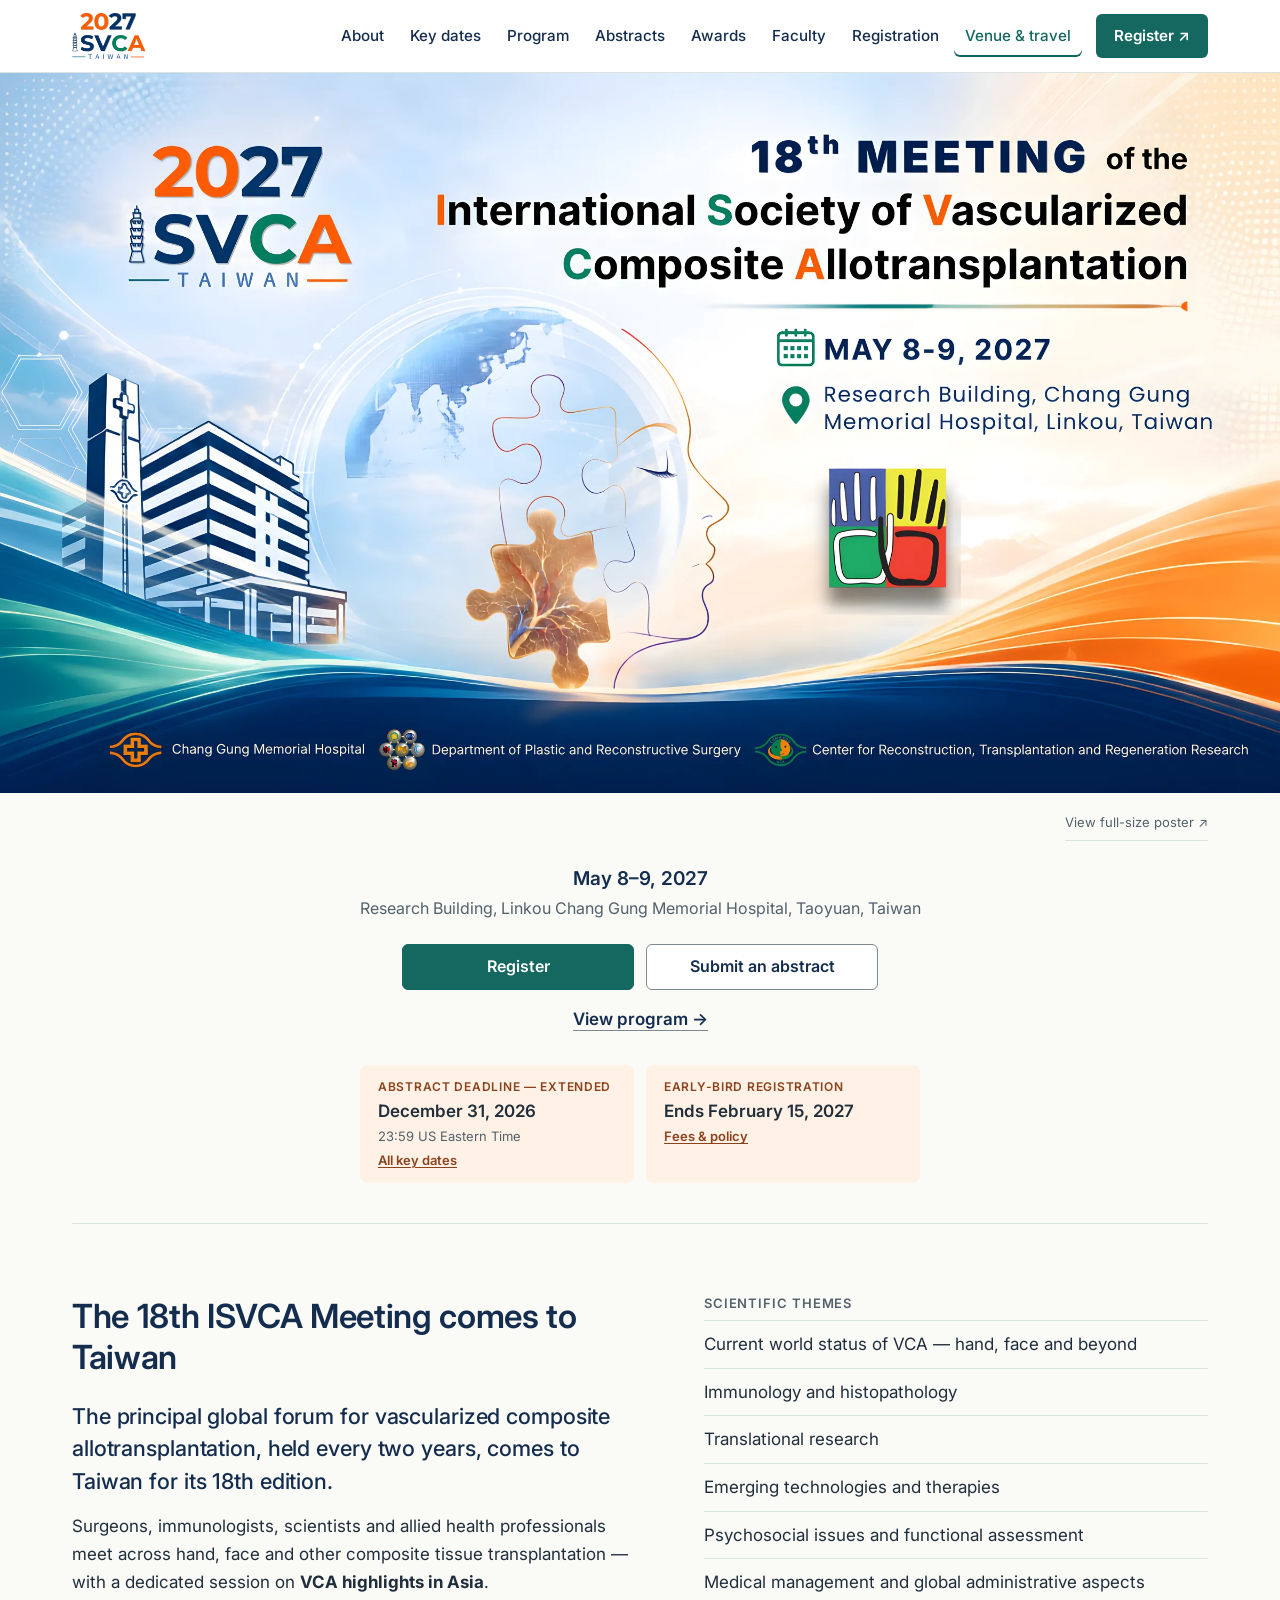
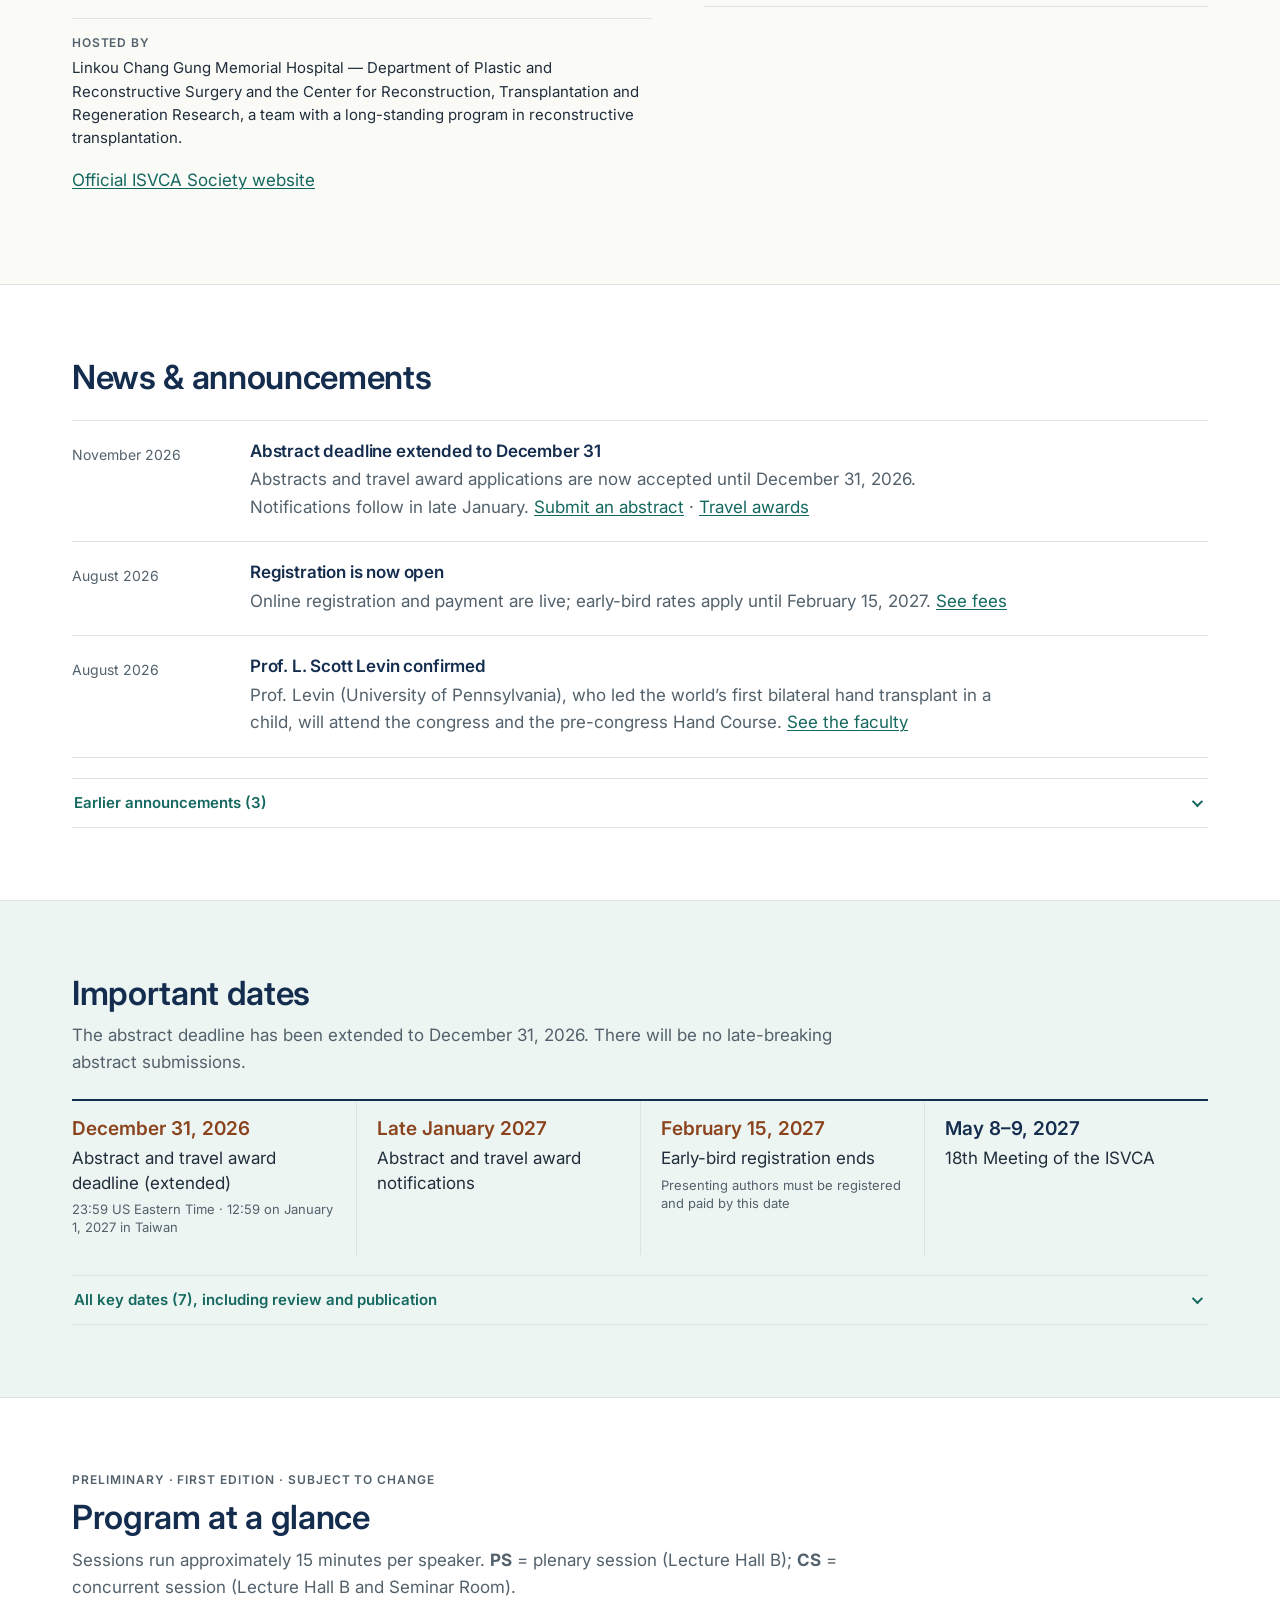
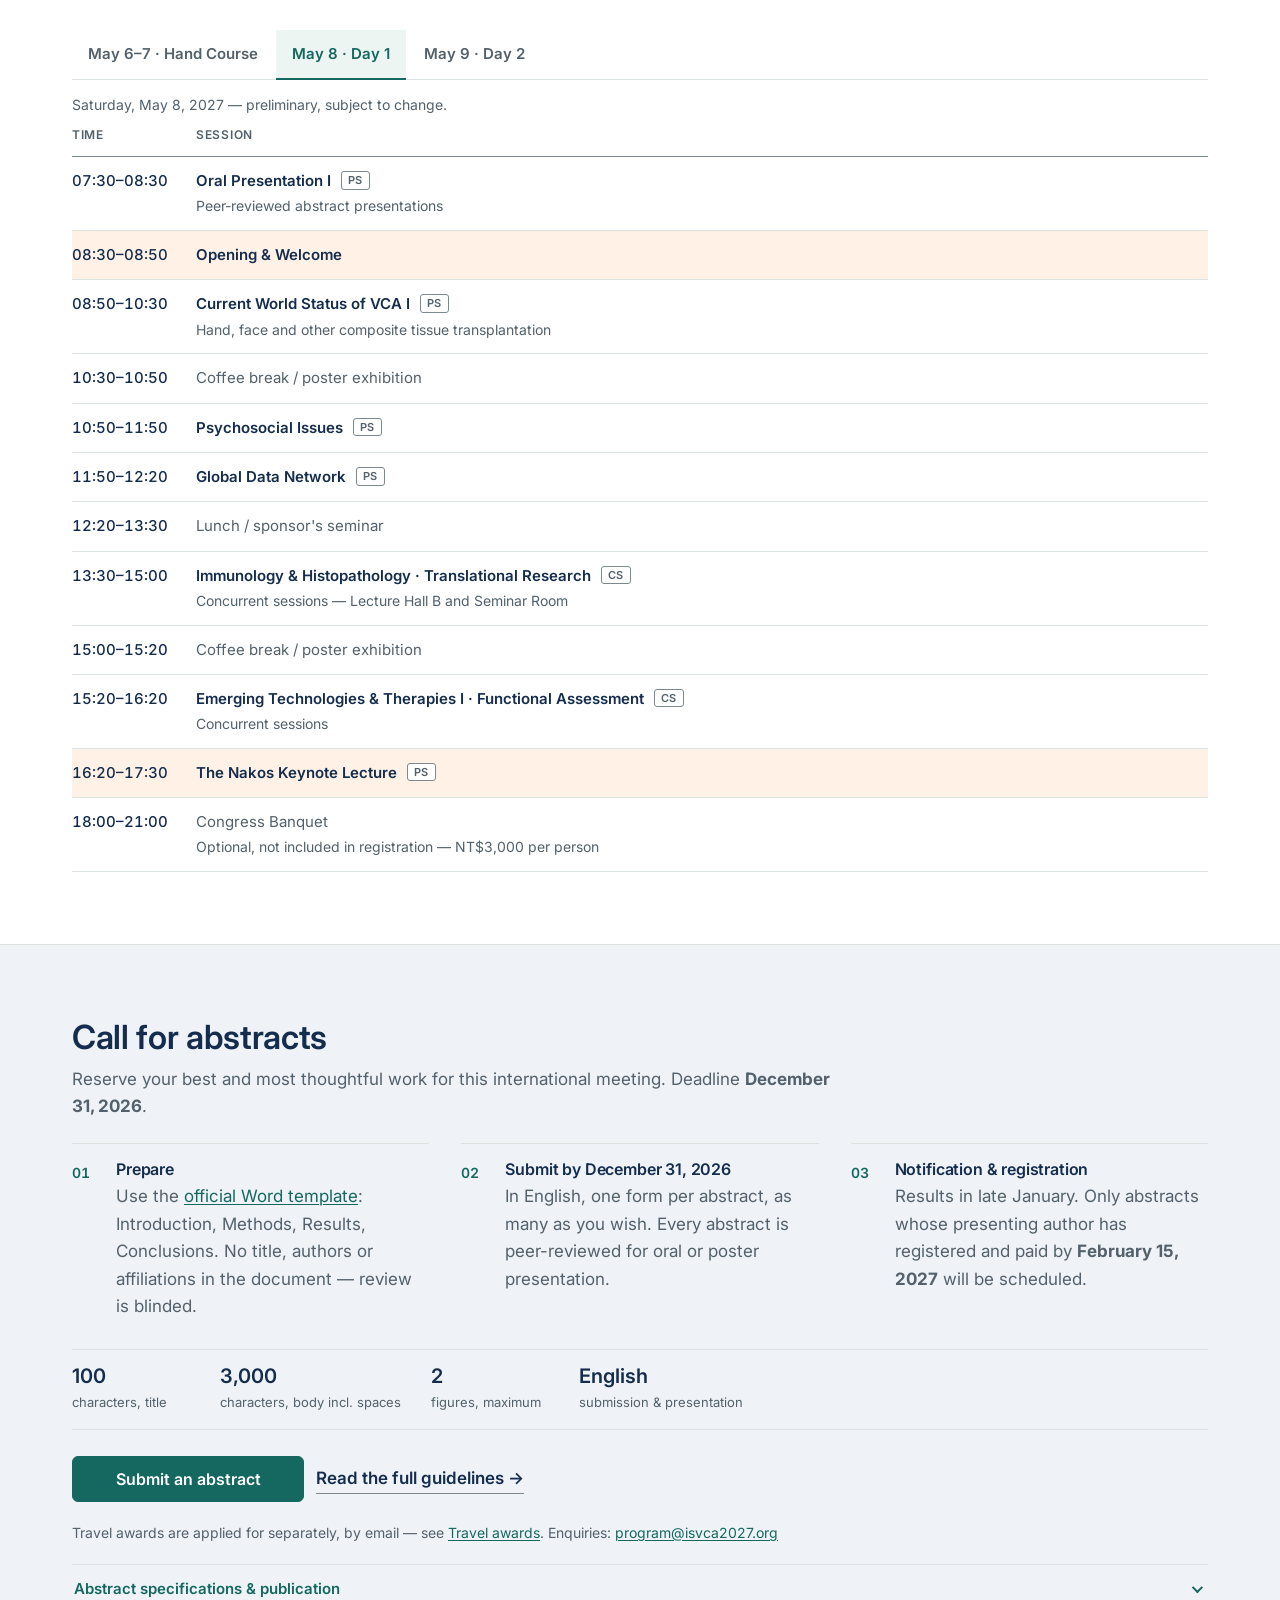
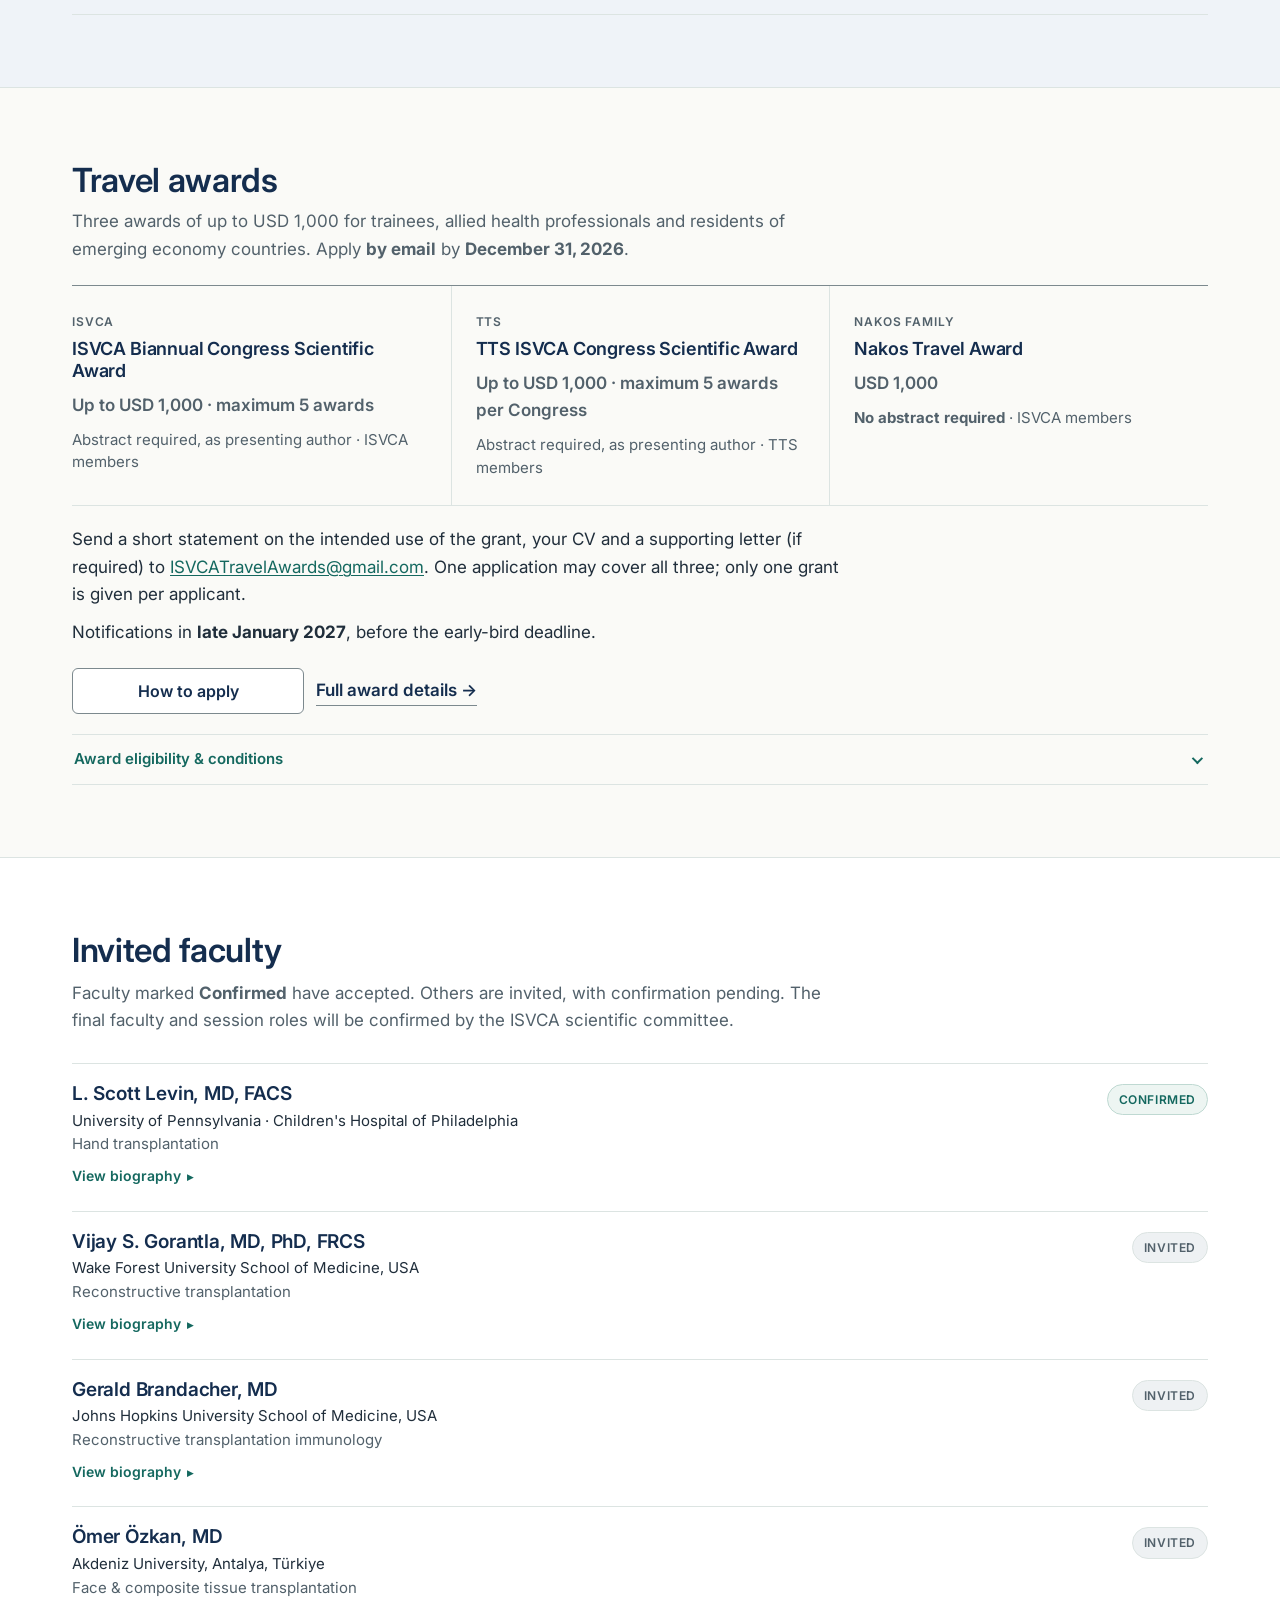
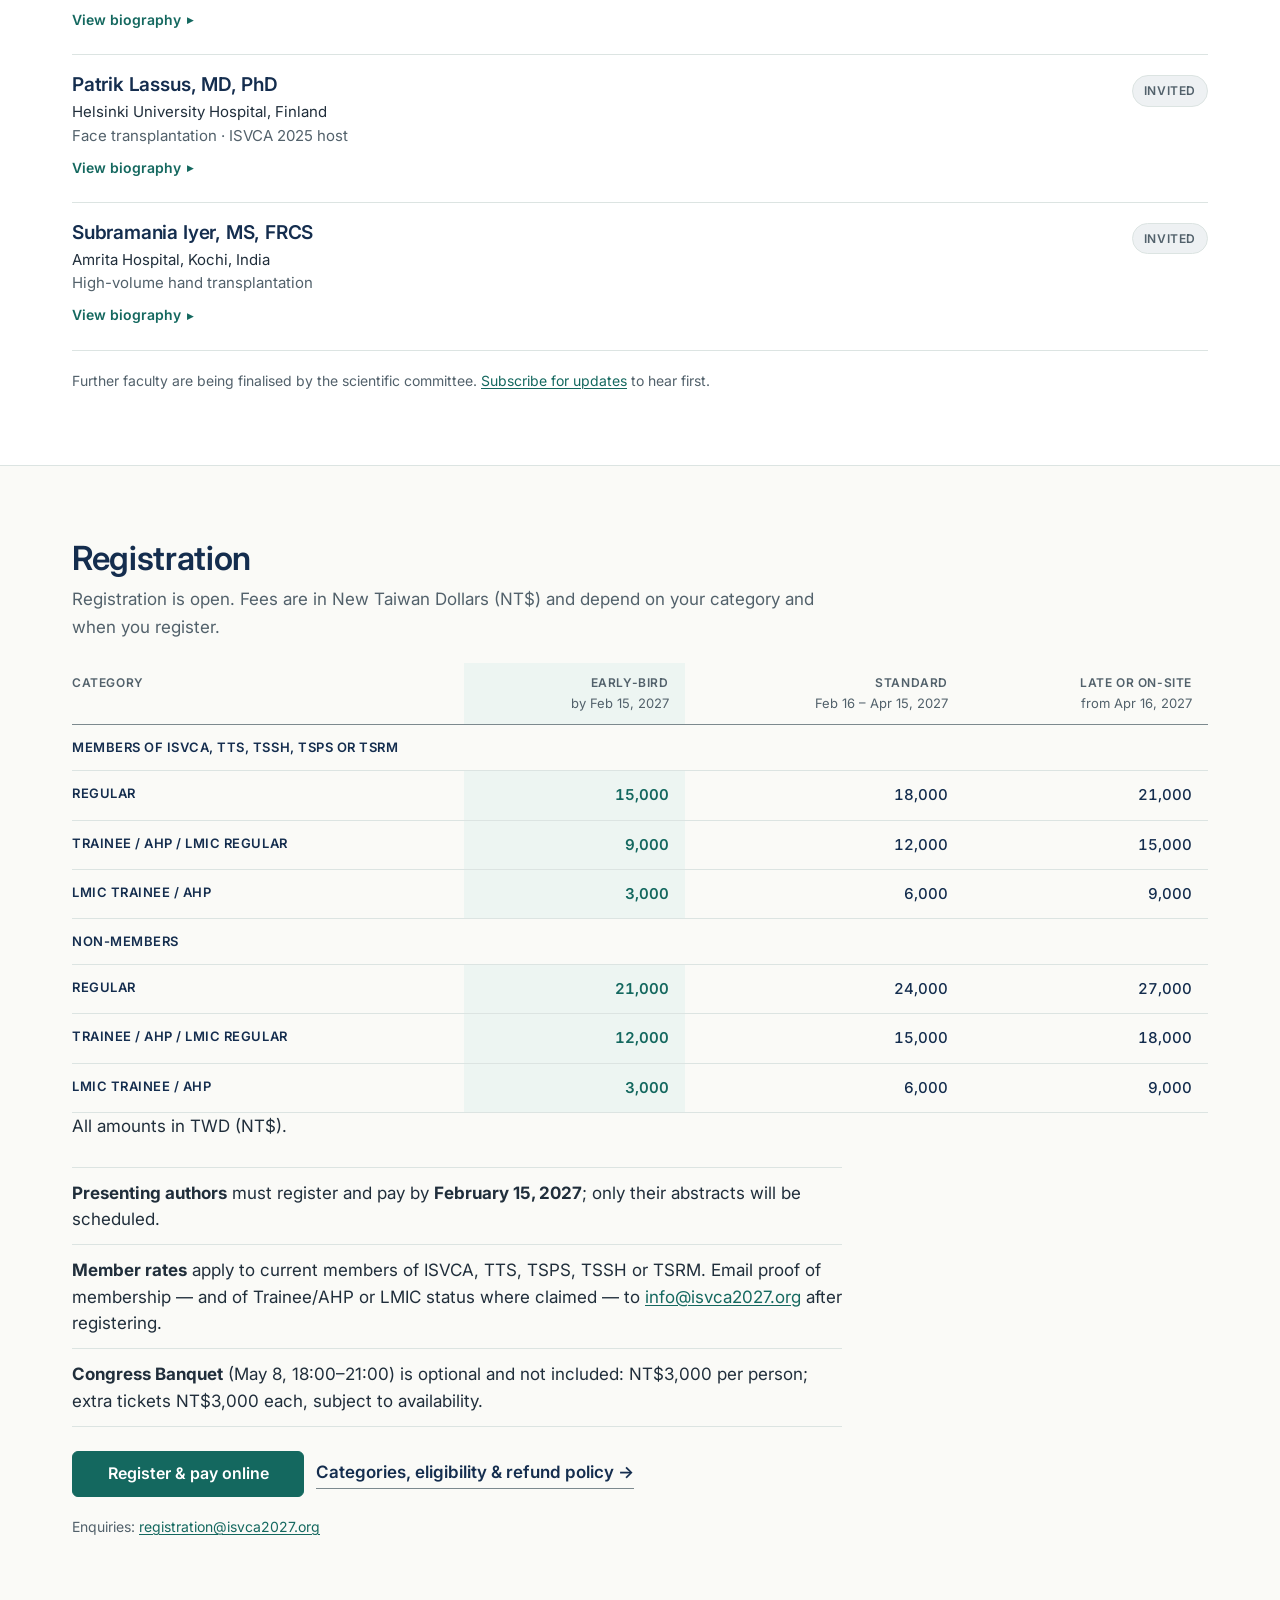
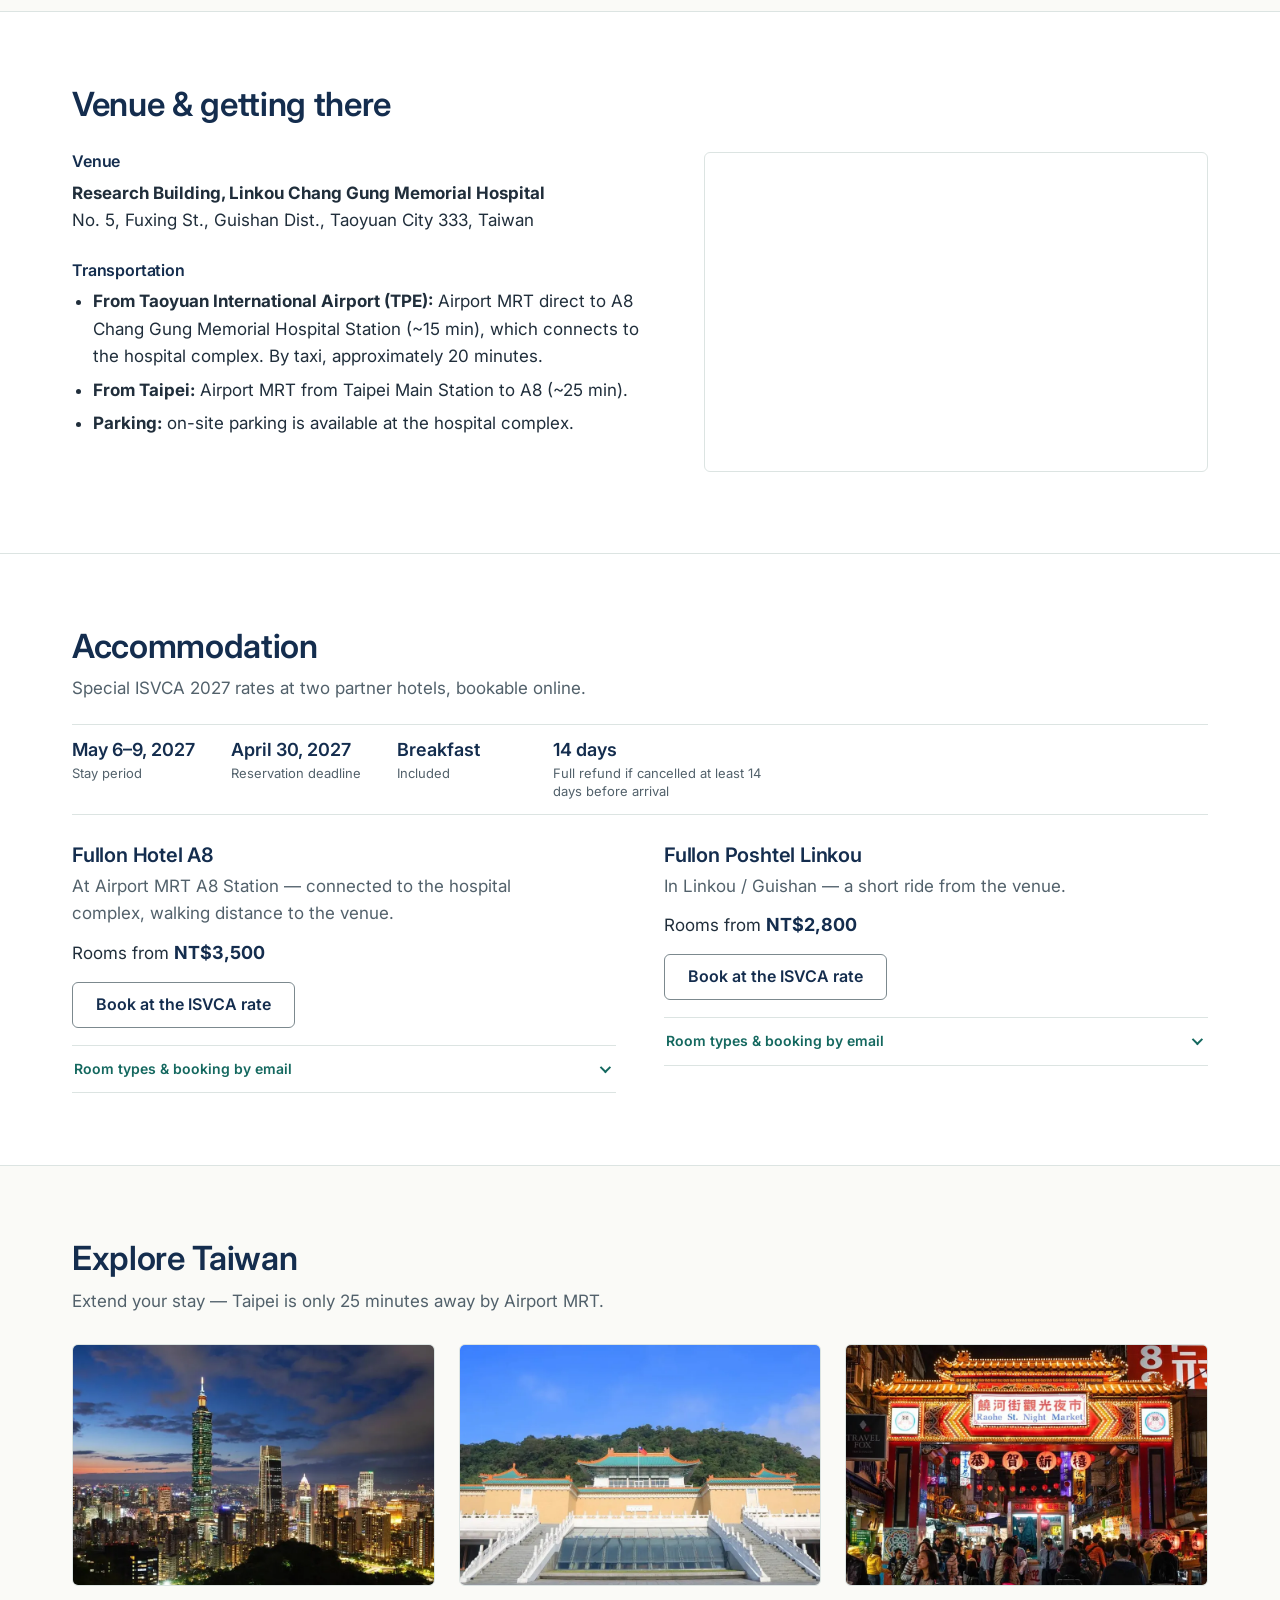
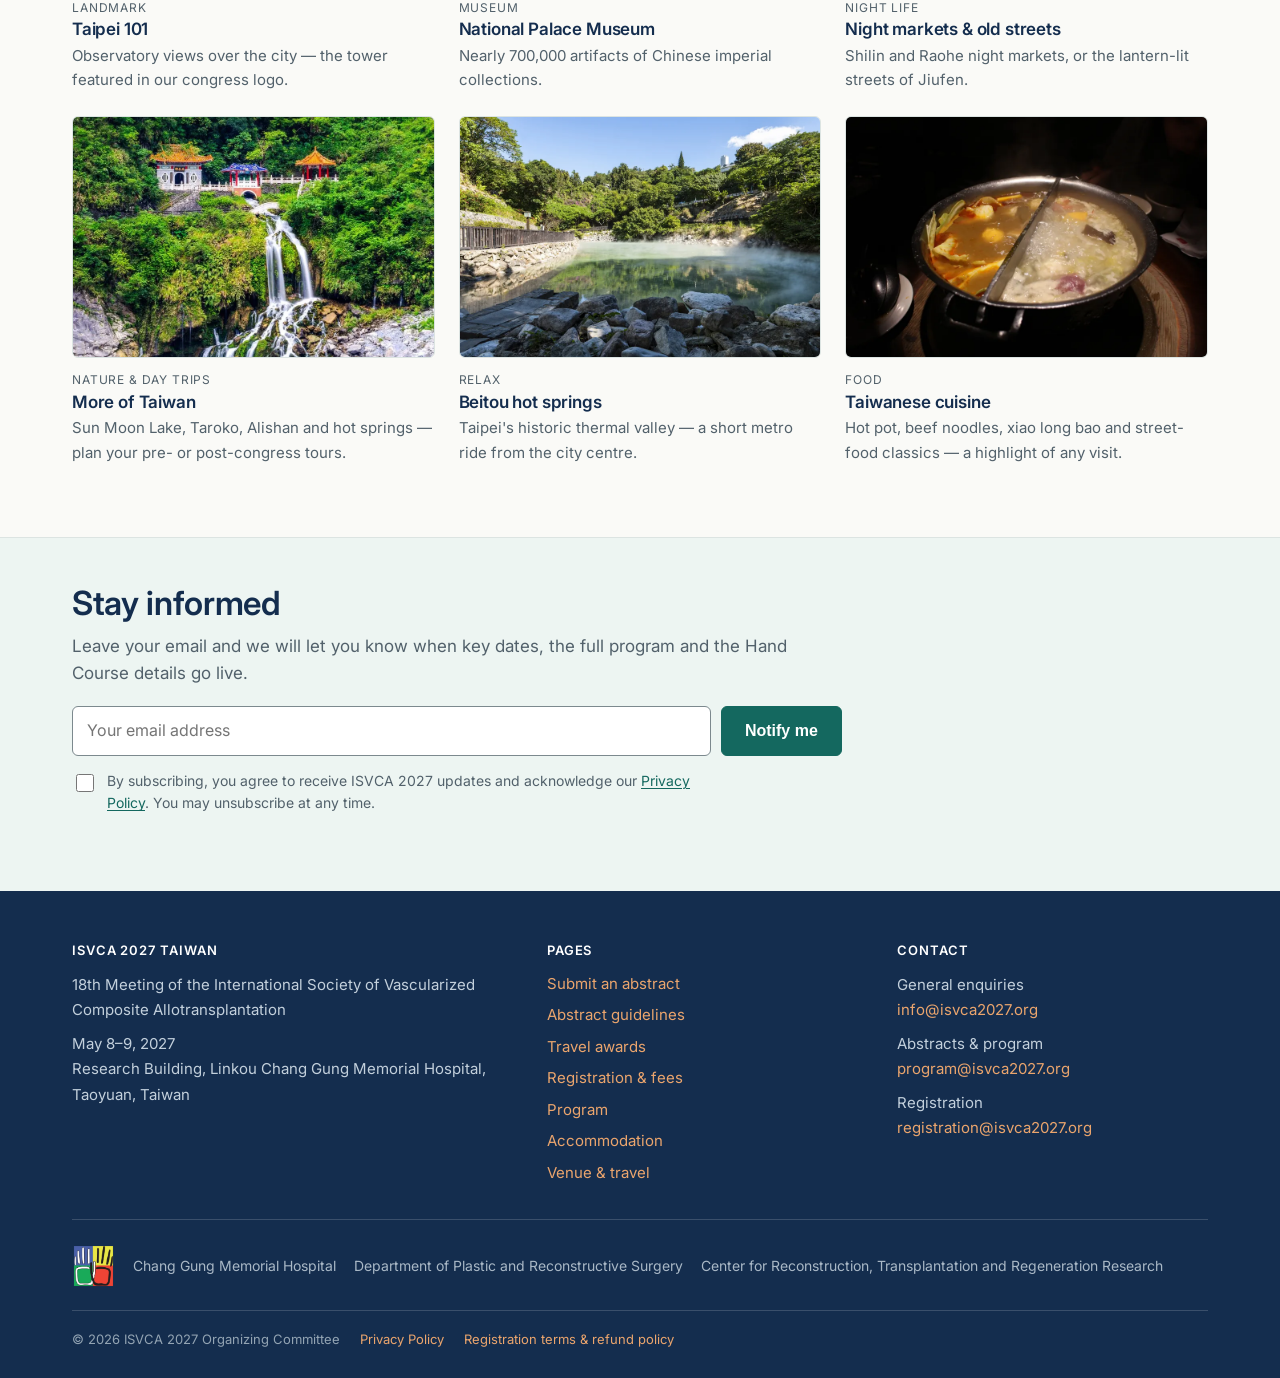
<file: index.html>
<!DOCTYPE html>
<html lang="en">
<head>
<meta charset="UTF-8">
<meta name="viewport" content="width=device-width, initial-scale=1">
<title>ISVCA 2027 — 18th Meeting of the International Society of Vascularized Composite Allotransplantation</title>
<meta name="description" content="18th Meeting of the International Society of Vascularized Composite Allotransplantation (ISVCA 2027), May 8–9, 2027, Linkou Chang Gung Memorial Hospital, Taiwan. Registration and call for abstracts are open.">
<link rel="canonical" href="https://isvca2027.org/">
<meta property="og:type" content="website">
<meta property="og:site_name" content="ISVCA 2027 Taiwan">
<meta property="og:title" content="ISVCA 2027 · 18th Meeting of the International Society of VCA">
<meta property="og:description" content="May 8–9, 2027 · Linkou Chang Gung Memorial Hospital, Taiwan. Registration open; abstracts due December 31, 2026.">
<meta property="og:url" content="https://isvca2027.org/">
<meta property="og:image" content="https://isvca2027.org/assets/poster@2x.webp">
<meta name="twitter:card" content="summary_large_image">
<meta name="twitter:title" content="ISVCA 2027 · 18th Meeting of the International Society of VCA">
<meta name="twitter:description" content="May 8–9, 2027 · Taiwan. Registration open; abstracts due Dec 31, 2026.">
<meta name="twitter:image" content="https://isvca2027.org/assets/poster@2x.webp">
<meta name="theme-color" content="#142D4E">
<link rel="icon" href="assets/favicon.svg" type="image/svg+xml">
<link rel="preconnect" href="https://fonts.googleapis.com">
<link rel="preconnect" href="https://fonts.gstatic.com" crossorigin>
<link rel="stylesheet" href="https://fonts.googleapis.com/css2?family=Inter:wght@400;500;600&display=swap">
<link rel="stylesheet" href="assets/css/site.css?v=4">
<script type="application/ld+json">
{
  "@context":"https://schema.org","@type":"Event",
  "name":"ISVCA 2027 — 18th Meeting of the International Society of Vascularized Composite Allotransplantation",
  "startDate":"2027-05-08","endDate":"2027-05-09",
  "eventAttendanceMode":"https://schema.org/OfflineEventAttendanceMode",
  "eventStatus":"https://schema.org/EventScheduled",
  "location":{"@type":"Place","name":"Research Building, Linkou Chang Gung Memorial Hospital",
    "address":{"@type":"PostalAddress","streetAddress":"No. 5, Fuxing St., Guishan Dist.","addressLocality":"Taoyuan City","postalCode":"333","addressCountry":"TW"}},
  "organizer":{"@type":"Organization","name":"ISVCA 2027 Organizing Committee, Chang Gung Memorial Hospital","url":"https://isvca2027.org/"},
  "url":"https://isvca2027.org/"
}
</script>
</head>
<body>

<a class="sr-only" href="#main">Skip to main content</a>

<header class="site-head">
  <div class="wrap site-head__in">
    <a class="site-head__brand" href="/"><img src="assets/logo.webp" width="288" height="180" alt="ISVCA 2027 Taiwan"></a>
    <a class="head-cta" href="https://payment.cgprstw.org/13" target="_blank" rel="noopener"
       aria-label="Register and pay on the official payment page">Register</a>
    <button class="nav-toggle" aria-expanded="false" aria-controls="site-nav">
      <svg width="16" height="12" viewBox="0 0 16 12" aria-hidden="true"><path d="M0 1h16M0 6h16M0 11h16" stroke="currentColor" stroke-width="1.6"/></svg>
      Menu
    </button>
    <nav class="site-nav" id="site-nav" aria-label="Main">
      <a href="#about">About</a>
      <a href="#dates">Key dates</a>
      <a href="#program">Program</a>
      <a href="#abstracts">Abstracts</a>
      <a href="#awards">Awards</a>
      <a href="#faculty">Faculty</a>
      <a href="registration.html">Registration<span class="nav-sub">Fees &amp; rules</span></a>
      <a href="#travel">Venue &amp; travel</a>
      <a class="nav-cta" href="https://payment.cgprstw.org/13" target="_blank" rel="noopener">Register ↗</a>
    </nav>
  </div>
</header>

<main id="main">

  <!-- ============ HERO ============ -->
  <section class="hero">
    <!-- Official poster, full-bleed, uncropped, in its own proportions -->
    <div class="hero__poster">
      <img src="assets/poster.webp"
           srcset="assets/poster.webp 1200w, assets/poster@2x.webp 2400w"
           sizes="(max-width: 1600px) 100vw, 1600px"
           width="2400" height="1350" fetchpriority="high" decoding="async"
           alt="ISVCA 2027 congress poster — 18th Meeting of the International Society of Vascularized Composite Allotransplantation, 8–9 May 2027, Linkou Chang Gung Memorial Hospital, Taiwan.">
    </div>

    <div class="wrap hero__body">
      <p class="hero__tools"><a href="assets/poster-full.jpg" target="_blank" rel="noopener">View full-size poster ↗</a></p>

      <div class="hero__ident">
        <h1 class="hero__title">ISVCA 2027</h1>
        <p class="hero__fullname">18th Meeting of the International Society of Vascularized Composite Allotransplantation</p>
        <p class="hero__when">May 8–9, 2027</p>
        <p class="hero__venue">Research Building, Linkou Chang Gung Memorial Hospital, Taoyuan, Taiwan</p>
      </div>

      <div class="hero__actions">
        <a class="btn btn--primary" href="https://payment.cgprstw.org/13" target="_blank" rel="noopener">Register</a>
        <a class="btn btn--secondary" href="submit-abstract.html">Submit an abstract</a>
      </div>
      <p class="hero__proglink"><a class="link-quiet" href="#program">View program →</a></p>

      <ul class="hero__deadlines">
        <li>
          <span class="k">Abstract deadline &mdash; extended</span>
          <span class="v">December 31, 2026</span>
          <span class="m">23:59 US Eastern Time</span>
          <span class="m"><a href="#dates">All key dates</a></span>
        </li>
        <li>
          <span class="k">Early-bird registration</span>
          <span class="v">Ends February 15, 2027</span>
          <span class="m"><a href="registration.html">Fees &amp; policy</a></span>
        </li>
      </ul>

      <div class="hero__close"></div>
    </div>
  </section>

  <!-- ============ ABOUT ============ -->
  <section class="section" id="about">
    <div class="wrap">
      <div class="cols-2-7-5">
        <div>
          <div class="s-head s-head--tight">
            <h2>The 18th ISVCA Meeting comes to Taiwan</h2>
          </div>
          <p class="lead">The principal global forum for vascularized composite allotransplantation, held every two
            years, comes to Taiwan for its 18th edition.</p>
          <p class="prose">Surgeons, immunologists, scientists and allied health professionals meet across hand, face and
            other composite tissue transplantation &mdash; with a dedicated session on <strong>VCA highlights in Asia</strong>.</p>
          <div class="hostline">
            <p class="hostline__k">Hosted by</p>
            <p class="hostline__v">Linkou Chang Gung Memorial Hospital &mdash; Department of Plastic and Reconstructive
              Surgery and the Center for Reconstruction, Transplantation and Regeneration Research, a team with a
              long-standing program in reconstructive transplantation.</p>
          </div>
          <p><a href="https://tts.org/isvca-about/isvca-mission-objectives" target="_blank" rel="noopener">Official ISVCA Society website</a></p>
        </div>

        <div>
          <h3 class="minihead">Scientific themes</h3>
          <ul class="themes">
            <li>Current world status of VCA &mdash; hand, face and beyond</li>
            <li>Immunology and histopathology</li>
            <li>Translational research</li>
            <li>Emerging technologies and therapies</li>
            <li>Psychosocial issues and functional assessment</li>
            <li>Medical management and global administrative aspects</li>
          </ul>
        </div>
      </div>
    </div>
  </section>

  <!-- ============ NEWS ============ -->
  <section class="section section--white" id="news">
    <div class="wrap">
      <div class="s-head s-head--tight"><h2>News &amp; announcements</h2></div>
      <div class="newslist">
        <article class="newsitem">
          <p class="newsitem__date">November 2026</p>
          <div>
            <h3>Abstract deadline extended to December 31</h3>
            <p>Abstracts and travel award applications are now accepted until December 31, 2026. Notifications follow in
              late January. <a href="submit-abstract.html">Submit an abstract</a> · <a href="awards.html">Travel awards</a></p>
          </div>
        </article>
        <article class="newsitem">
          <p class="newsitem__date">August 2026</p>
          <div>
            <h3>Registration is now open</h3>
            <p>Online registration and payment are live; early-bird rates apply until February 15, 2027.
              <a href="registration.html">See fees</a></p>
          </div>
        </article>
        <article class="newsitem">
          <p class="newsitem__date">August 2026</p>
          <div>
            <h3>Prof. L. Scott Levin confirmed</h3>
            <p>Prof. Levin (University of Pennsylvania), who led the world&rsquo;s first bilateral hand transplant in a child,
              will attend the congress and the pre-congress Hand Course. <a href="#faculty">See the faculty</a></p>
          </div>
        </article>
      </div>
      <details class="more">
        <summary>Earlier announcements (3)</summary>
        <div class="more__body newslist newslist--more">
          <article class="newsitem">
            <p class="newsitem__date">July 2026</p>
            <div>
              <h3>Abstract submission is now open</h3>
              <p>Abstracts are due December 31, 2026. Three travel awards are also open &mdash; one needs no abstract.
                <a href="submit-abstract.html">Submit an abstract</a> · <a href="awards.html">Travel awards</a></p>
            </div>
          </article>
          <article class="newsitem">
            <p class="newsitem__date">July 2026</p>
            <div>
              <h3>Discounted hotel rooms released</h3>
              <p>Special ISVCA 2027 rates are bookable online at Fullon Hotel MRT A8 and Fullon Poshtel Linkou, with a
                block of 55 rooms held for delegates. <a href="#hotels">Book your room</a></p>
            </div>
          </article>
          <article class="newsitem">
            <p class="newsitem__date">July 2026</p>
            <div>
              <h3>Preliminary program published</h3>
              <p>The first edition of the scientific program is online, including a pre-congress Hand Course on May 6–7.
                <a href="#program">See the program</a></p>
            </div>
          </article>
        </div>
      </details>
    </div>
  </section>

  <!-- ============ DATES ============ -->
  <section class="section section--teal" id="dates">
    <div class="wrap">
      <div class="s-head s-head--tight">
        <h2>Important dates</h2>
        <p class="lede">The abstract deadline has been extended to December 31, 2026. There will be no late-breaking abstract submissions.</p>
      </div>
      <ol class="milestones">
        <li class="milestone is-key">
          <p class="milestone__date">December 31, 2026</p>
          <p class="milestone__what">Abstract and travel award deadline (extended)</p>
          <p class="milestone__note">23:59 US Eastern Time &middot; 12:59 on January 1, 2027 in Taiwan</p>
        </li>
        <li class="milestone is-key">
          <p class="milestone__date">Late January 2027</p>
          <p class="milestone__what">Abstract and travel award notifications</p>
        </li>
        <li class="milestone is-key">
          <p class="milestone__date">February 15, 2027</p>
          <p class="milestone__what">Early-bird registration ends</p>
          <p class="milestone__note">Presenting authors must be registered and paid by this date</p>
        </li>
        <li class="milestone">
          <p class="milestone__date">May 8–9, 2027</p>
          <p class="milestone__what">18th Meeting of the ISVCA</p>
        </li>
      </ol>

      <details class="more">
        <summary>All key dates (7), including review and publication</summary>
        <div class="more__body">
          <dl class="datalist">
            <div class="datalist__row is-key">
              <dt class="datalist__term">December 31, 2026<span class="m">23:59 US Eastern Time</span></dt>
              <dd class="datalist__desc">Abstract submission deadline (extended from November 30)<span class="m">12:59 on January 1, 2027 in Taiwan</span></dd>
            </div>
            <div class="datalist__row">
              <dt class="datalist__term">January 14, 2027</dt>
              <dd class="datalist__desc">Final deadline for minor updates or withdrawal</dd>
            </div>
            <div class="datalist__row">
              <dt class="datalist__term">Late January 2027</dt>
              <dd class="datalist__desc">Abstract status and travel award notifications sent</dd>
            </div>
            <div class="datalist__row is-key">
              <dt class="datalist__term">February 15, 2027</dt>
              <dd class="datalist__desc">Early-bird registration deadline<span class="m">Presenting authors must also complete registration and payment by this date</span></dd>
            </div>
            <div class="datalist__row">
              <dt class="datalist__term">April 15, 2027</dt>
              <dd class="datalist__desc">Standard registration ends; late and on-site rates apply</dd>
            </div>
            <div class="datalist__row">
              <dt class="datalist__term">May 1, 2027</dt>
              <dd class="datalist__desc">Accepted abstracts released publicly</dd>
            </div>
            <div class="datalist__row">
              <dt class="datalist__term">May 8–9, 2027</dt>
              <dd class="datalist__desc">18th Meeting of the ISVCA</dd>
            </div>
          </dl>
          <p class="muted-note"><b>Not received your notification?</b> If you have not received an email regarding your
            abstract status by February 5, 2027, please contact
            <a href="mailto:program@isvca2027.org">program@isvca2027.org</a>. Inquiries received before January 31, 2027
            will not receive a response; inquiries after this date will receive a prompt reply.</p>
        </div>
      </details>
    </div>
  </section>

  <!-- ============ PROGRAM ============ -->
  <section class="section section--white" id="program">
    <div class="wrap">
      <div class="s-head">
        <span class="kicker">Preliminary · first edition · subject to change</span>
        <h2>Program at a glance</h2>
        <p class="lede">Sessions run approximately 15 minutes per speaker. <strong>PS</strong> = plenary session
          (Lecture Hall B); <strong>CS</strong> = concurrent session (Lecture Hall B and Seminar Room).</p>
      </div>

      <div class="tabs" data-tabs role="tablist" aria-label="Program days">
        <button role="tab" id="tab-course" aria-controls="panel-course" aria-selected="false" tabindex="-1">May 6–7 · Hand Course</button>
        <button role="tab" id="tab-d1" aria-controls="panel-d1" aria-selected="true" tabindex="0">May 8 · Day 1</button>
        <button role="tab" id="tab-d2" aria-controls="panel-d2" aria-selected="false" tabindex="-1">May 9 · Day 2</button>
      </div>

      <div class="tabpanel" id="panel-course" role="tabpanel" aria-labelledby="tab-course" tabindex="0" hidden>
        <div class="panel" style="margin-top:28px;max-width:var(--measure)">
          <h3>Pre-congress Hand Course · May 6–7, 2027</h3>
          <p>A two-day hands-on course precedes the main meeting. <strong>Separate registration and fee required</strong> —
            this course is not included in the ISVCA 2027 congress registration. Full curriculum and pricing to be announced.</p>
          <p style="margin-bottom:0"><a class="link-quiet" href="#notify">Get notified when it opens →</a></p>
        </div>
      </div>

      <div class="tabpanel" id="panel-d1" role="tabpanel" aria-labelledby="tab-d1" tabindex="0">
        <table class="sched">
          <caption>Saturday, May 8, 2027 — preliminary, subject to change.</caption>
          <thead><tr><th scope="col">Time</th><th scope="col">Session</th></tr></thead>
          <tbody>
            <tr><td class="t">07:30–08:30</td><td class="ttl">Oral Presentation I<span class="tag">PS</span><small>Peer-reviewed abstract presentations</small></td></tr>
            <tr class="is-key"><td class="t">08:30–08:50</td><td class="ttl">Opening &amp; Welcome</td></tr>
            <tr><td class="t">08:50–10:30</td><td class="ttl">Current World Status of VCA I<span class="tag">PS</span><small>Hand, face and other composite tissue transplantation</small></td></tr>
            <tr class="is-break"><td class="t">10:30–10:50</td><td class="ttl">Coffee break / poster exhibition</td></tr>
            <tr><td class="t">10:50–11:50</td><td class="ttl">Psychosocial Issues<span class="tag">PS</span></td></tr>
            <tr><td class="t">11:50–12:20</td><td class="ttl">Global Data Network<span class="tag">PS</span></td></tr>
            <tr class="is-break"><td class="t">12:20–13:30</td><td class="ttl">Lunch / sponsor's seminar</td></tr>
            <tr><td class="t">13:30–15:00</td><td class="ttl">Immunology &amp; Histopathology · Translational Research<span class="tag">CS</span><small>Concurrent sessions — Lecture Hall B and Seminar Room</small></td></tr>
            <tr class="is-break"><td class="t">15:00–15:20</td><td class="ttl">Coffee break / poster exhibition</td></tr>
            <tr><td class="t">15:20–16:20</td><td class="ttl">Emerging Technologies &amp; Therapies I · Functional Assessment<span class="tag">CS</span><small>Concurrent sessions</small></td></tr>
            <tr class="is-key"><td class="t">16:20–17:30</td><td class="ttl">The Nakos Keynote Lecture<span class="tag">PS</span></td></tr>
            <tr class="is-break"><td class="t">18:00–21:00</td><td class="ttl">Congress Banquet <small>Optional, not included in registration — NT$3,000 per person</small></td></tr>
          </tbody>
        </table>
      </div>

      <div class="tabpanel" id="panel-d2" role="tabpanel" aria-labelledby="tab-d2" tabindex="0" hidden>
        <table class="sched">
          <caption>Sunday, May 9, 2027 — preliminary, subject to change.</caption>
          <thead><tr><th scope="col">Time</th><th scope="col">Session</th></tr></thead>
          <tbody>
            <tr class="is-break"><td class="t">08:00–08:30</td><td class="ttl">ISVCA Council Meeting</td></tr>
            <tr class="is-break"><td class="t">08:30–09:00</td><td class="ttl">ISVCA Member Meeting</td></tr>
            <tr><td class="t">09:00–10:30</td><td class="ttl">Current World Status of VCA II<span class="tag">PS</span></td></tr>
            <tr class="is-break"><td class="t">10:30–10:50</td><td class="ttl">Coffee break / poster exhibition</td></tr>
            <tr class="is-key"><td class="t">10:50–12:20</td><td class="ttl">VCA Highlights in Asia<span class="tag">PS</span></td></tr>
            <tr class="is-break"><td class="t">12:20–13:30</td><td class="ttl">Lunch / sponsor's seminar</td></tr>
            <tr><td class="t">13:30–14:50</td><td class="ttl">Emerging Technologies &amp; Therapies II · Oral Presentation II<span class="tag">CS</span><small>Concurrent sessions</small></td></tr>
            <tr class="is-break"><td class="t">14:50–15:10</td><td class="ttl">Coffee break / poster exhibition</td></tr>
            <tr><td class="t">15:10–16:10</td><td class="ttl">Medical Management<span class="tag">PS</span></td></tr>
            <tr><td class="t">16:10–17:00</td><td class="ttl">Global Administrative Aspects<span class="tag">PS</span></td></tr>
            <tr class="is-key"><td class="t">17:00</td><td class="ttl">Closing Remarks</td></tr>
          </tbody>
        </table>
      </div>
    </div>
  </section>

  <!-- ============ ABSTRACTS ============ -->
  <section class="section section--blue" id="abstracts">
    <div class="wrap">
      <div class="s-head s-head--tight">
        <h2>Call for abstracts</h2>
        <p class="lede">Reserve your best and most thoughtful work for this international meeting. Deadline
          <b>December 31, 2026</b>.</p>
      </div>

      <ol class="steps steps--3">
        <li>
          <div>
            <h3>Prepare</h3>
            <p>Use the <a href="ISVCA2027-Abstract-Template.docx" download>official Word template</a>: Introduction,
              Methods, Results, Conclusions. No title, authors or affiliations in the document &mdash; review is blinded.</p>
          </div>
        </li>
        <li>
          <div>
            <h3>Submit by December 31, 2026</h3>
            <p>In English, one form per abstract, as many as you wish. Every abstract is peer-reviewed for oral or poster
              presentation.</p>
          </div>
        </li>
        <li>
          <div>
            <h3>Notification &amp; registration</h3>
            <p>Results in late January. Only abstracts whose presenting author has registered and paid by
              <b>February 15, 2027</b> will be scheduled.</p>
          </div>
        </li>
      </ol>

      <div class="amount amount--abs" aria-label="Key abstract limits">
        <div><b>100</b><small>characters, title</small></div>
        <div><b>3,000</b><small>characters, body incl. spaces</small></div>
        <div><b>2</b><small>figures, maximum</small></div>
        <div><b>English</b><small>submission &amp; presentation</small></div>
      </div>

      <div class="hero__actions hero__actions--left">
        <a class="btn btn--primary" href="submit-abstract.html">Submit an abstract</a>
        <a class="link-quiet" href="abstract-guidelines.html">Read the full guidelines →</a>
      </div>
      <p class="hero__note">Travel awards are applied for separately, by email &mdash; see <a href="#awards">Travel awards</a>.
        Enquiries: <a href="mailto:program@isvca2027.org">program@isvca2027.org</a></p>

      <details class="more">
        <summary>Abstract specifications &amp; publication</summary>
        <div class="more__body">
          <dl class="speclist">
            <div class="speclist__row"><dt>100 characters</dt><dd>Maximum title length — no abbreviations in the title</dd></div>
            <div class="speclist__row"><dt>3,000 characters</dt><dd>Maximum body length, including spaces (approx. 400+ words)</dd></div>
            <div class="speclist__row"><dt>2 figures</dt><dd>Maximum, in JPG/GIF/PNG at ideally 600 dpi, up to 2 MB each. No tables in the body — upload them as figures</dd></div>
            <div class="speclist__row"><dt>4 keywords</dt><dd>Selected from the dropdown lists in the submission form</dd></div>
            <div class="speclist__row"><dt>3 abbreviations</dt><dd>Maximum number of nonstandard abbreviations, defined at first use</dd></div>
            <div class="speclist__row"><dt>English only</dt><dd>Abstracts must be submitted, and all presentations delivered, in English</dd></div>
          </dl>
          <p class="muted-note"><b>Publication.</b> Accepted abstracts are expected to be published online in an official
            meeting supplement. Publication details (including the journal) will be confirmed by the organizing committee.
            Abstracts not accepted for presentation will not be published.</p>
        </div>
      </details>
    </div>
  </section>

  <!-- ============ AWARDS ============ -->
  <section class="section" id="awards">
    <div class="wrap">
      <div class="s-head s-head--tight">
        <h2>Travel awards</h2>
        <p class="lede">Three awards of up to USD 1,000 for trainees, allied health professionals and residents of
          emerging economy countries. Apply <b>by email</b> by <b>December 31, 2026</b>.</p>
      </div>

      <div class="awards awards--3">
        <div class="award">
          <p class="award__org">ISVCA</p>
          <h3>ISVCA Biannual Congress Scientific Award</h3>
          <p class="award__amount">Up to USD 1,000 · maximum 5 awards</p>
          <p class="award__req">Abstract required, as presenting author · ISVCA members</p>
        </div>
        <div class="award">
          <p class="award__org">TTS</p>
          <h3>TTS ISVCA Congress Scientific Award</h3>
          <p class="award__amount">Up to USD 1,000 · maximum 5 awards per Congress</p>
          <p class="award__req">Abstract required, as presenting author · TTS members</p>
        </div>
        <div class="award">
          <p class="award__org">Nakos family</p>
          <h3>Nakos Travel Award</h3>
          <p class="award__amount">USD 1,000</p>
          <p class="award__req"><strong>No abstract required</strong> · ISVCA members</p>
        </div>
      </div>

      <p class="award__how">Send a short statement on the intended use of the grant, your CV and a supporting letter
        (if required) to <a href="mailto:ISVCATravelAwards@gmail.com">ISVCATravelAwards@gmail.com</a>. One application
        may cover all three; only one grant is given per applicant.</p>
      <p class="award__how">Notifications in <b>late January 2027</b>, before the early-bird deadline.</p>

      <div class="hero__actions hero__actions--left">
        <a class="btn btn--secondary" href="awards.html#apply">How to apply</a>
        <a class="link-quiet" href="awards.html">Full award details →</a>
      </div>

      <details class="more">
        <summary>Award eligibility &amp; conditions</summary>
        <div class="more__body prose">
          <ul>
            <li>All three awards are for trainees (within two years of completing training and/or fellowship), allied
              health professionals, or residents of an emerging economy country, and require society membership initiated
              before the abstract submission closure date.</li>
            <li>Trainees must include a supporting letter signed by their Training Program Director. Candidates will not
              be considered without it.</li>
            <li>Recipients must attend the designated award presentation session in person. For the two Congress
              Scientific Awards, the applicant must be the presenting author.</li>
            <li><b>ISVCA Biannual Congress Scientific Award:</b> recipients must attend the meeting to receive the award;
              if an awardee is selected but does not attend, the monies of the award will be forfeited. Final selection is
              approved by ISVCA.</li>
            <li><b>TTS ISVCA Congress Scientific Award:</b> awarded on scientific merit; every effort will be made to give
              at least one award to an applicant from each of the six TTS geographic regions. Final selection is approved
              by TTS.</li>
            <li><b>Nakos Travel Award:</b> funded by the generous support of the Nakos family.</li>
          </ul>
        </div>
      </details>
    </div>
  </section>

  <!-- ============ FACULTY ============ -->
  <section class="section section--white" id="faculty">
    <div class="wrap">
      <div class="s-head">
        <h2>Invited faculty</h2>
        <p class="lede">Faculty marked <strong>Confirmed</strong> have accepted. Others are invited, with confirmation
          pending. The final faculty and session roles will be confirmed by the ISVCA scientific committee.</p>
      </div>
      <div class="faculty">
        <div class="faculty__row">
          <div>
            <h3 class="faculty__name">L. Scott Levin, MD, FACS</h3>
            <p class="faculty__org">University of Pennsylvania · Children's Hospital of Philadelphia</p>
            <p class="faculty__focus">Hand transplantation</p>
            <details class="faculty__bio">
              <summary>View biography</summary>
              <p>Paul B. Magnuson Professor of Bone and Joint Surgery; Director, Hand Transplant Program, University of Pennsylvania &amp; Children's Hospital of Philadelphia. Led the world's first bilateral hand transplant in a child. Attending both the congress and the pre-congress Hand Course.</p>
            </details>
          </div>
          <p class="faculty__status is-confirmed">Confirmed</p>
        </div>
        <div class="faculty__row">
          <div>
            <h3 class="faculty__name">Vijay S. Gorantla, MD, PhD, FRCS</h3>
            <p class="faculty__org">Wake Forest University School of Medicine, USA</p>
            <p class="faculty__focus">Reconstructive transplantation</p>
            <details class="faculty__bio">
              <summary>View biography</summary>
              <p>Professor of Surgery, Ophthalmology and Bioengineering; Director, Vascularized Composite Allotransplantation Program, Wake Forest University School of Medicine, USA.</p>
            </details>
          </div>
          <p class="faculty__status">Invited</p>
        </div>
        <div class="faculty__row">
          <div>
            <h3 class="faculty__name">Gerald Brandacher, MD</h3>
            <p class="faculty__org">Johns Hopkins University School of Medicine, USA</p>
            <p class="faculty__focus">Reconstructive transplantation immunology</p>
            <details class="faculty__bio">
              <summary>View biography</summary>
              <p>Scientific Director, Reconstructive Transplantation Program; Professor of Plastic and Reconstructive Surgery, Johns Hopkins University School of Medicine, USA.</p>
            </details>
          </div>
          <p class="faculty__status">Invited</p>
        </div>
        <div class="faculty__row">
          <div>
            <h3 class="faculty__name">Ömer Özkan, MD</h3>
            <p class="faculty__org">Akdeniz University, Antalya, Türkiye</p>
            <p class="faculty__focus">Face &amp; composite tissue transplantation</p>
            <details class="faculty__bio">
              <summary>View biography</summary>
              <p>Professor of Plastic and Reconstructive Surgery, Akdeniz University, Antalya, Türkiye. Led Türkiye's first full face transplant.</p>
            </details>
          </div>
          <p class="faculty__status">Invited</p>
        </div>
        <div class="faculty__row">
          <div>
            <h3 class="faculty__name">Patrik Lassus, MD, PhD</h3>
            <p class="faculty__org">Helsinki University Hospital, Finland</p>
            <p class="faculty__focus">Face transplantation · ISVCA 2025 host</p>
            <details class="faculty__bio">
              <summary>View biography</summary>
              <p>Head, Division of Reconstructive Plastic Surgery, Helsinki University Hospital, Finland. Leader of the Finnish facial allotransplantation program.</p>
            </details>
          </div>
          <p class="faculty__status">Invited</p>
        </div>
        <div class="faculty__row">
          <div>
            <h3 class="faculty__name">Subramania Iyer, MS, FRCS</h3>
            <p class="faculty__org">Amrita Hospital, Kochi, India</p>
            <p class="faculty__focus">High-volume hand transplantation</p>
            <details class="faculty__bio">
              <summary>View biography</summary>
              <p>Professor and Head, Department of Head &amp; Neck, Plastic and Craniofacial Surgery, Amrita Hospital, Kochi, India. Led India's first hand transplant.</p>
            </details>
          </div>
          <p class="faculty__status">Invited</p>
        </div>
      </div>
      <p class="hero__note">Further faculty are being finalised by the scientific committee.
        <a href="#notify">Subscribe for updates</a> to hear first.</p>
    </div>
  </section>

  <!-- ============ REGISTRATION ============ -->
  <section class="section" id="registration">
    <div class="wrap">
      <div class="s-head s-head--tight">
        <h2>Registration</h2>
        <p class="lede">Registration is open. Fees are in New Taiwan Dollars (NT$) and depend on your category and when
          you register.</p>
      </div>

      <p class="tablewrap__hint">Scroll the table sideways to see standard and late rates.</p>
      <div class="tablewrap" tabindex="0" role="region" aria-label="Registration fees by category and date">
        <table class="feetable">
          <caption class="sr-only">ISVCA 2027 registration fees in New Taiwan Dollars</caption>
          <thead>
            <tr>
              <th scope="col">Category</th>
              <th scope="col" class="is-early">Early-bird<span>by Feb 15, 2027</span></th>
              <th scope="col">Standard<span>Feb 16 – Apr 15, 2027</span></th>
              <th scope="col">Late or on-site<span>from Apr 16, 2027</span></th>
            </tr>
          </thead>
          <tbody>
            <tr><th scope="rowgroup" colspan="4">Members of ISVCA, TTS, TSSH, TSPS or TSRM</th></tr>
            <tr><th scope="row">Regular</th><td class="num is-early">15,000</td><td class="num">18,000</td><td class="num">21,000</td></tr>
            <tr><th scope="row">Trainee / AHP / LMIC Regular</th><td class="num is-early">9,000</td><td class="num">12,000</td><td class="num">15,000</td></tr>
            <tr><th scope="row">LMIC Trainee / AHP</th><td class="num is-early">3,000</td><td class="num">6,000</td><td class="num">9,000</td></tr>
            <tr><th scope="rowgroup" colspan="4">Non-members</th></tr>
            <tr><th scope="row">Regular</th><td class="num is-early">21,000</td><td class="num">24,000</td><td class="num">27,000</td></tr>
            <tr><th scope="row">Trainee / AHP / LMIC Regular</th><td class="num is-early">12,000</td><td class="num">15,000</td><td class="num">18,000</td></tr>
            <tr><th scope="row">LMIC Trainee / AHP</th><td class="num is-early">3,000</td><td class="num">6,000</td><td class="num">9,000</td></tr>
          </tbody>
        </table>
      </div>
      <p class="muted-note">All amounts in TWD (NT$).</p>

      <ul class="keypoints">
        <li><b>Presenting authors</b> must register and pay by <b>February 15, 2027</b>; only their abstracts will be
          scheduled.</li>
        <li><b>Member rates</b> apply to current members of ISVCA, TTS, TSPS, TSSH or TSRM. Email proof of membership
          &mdash; and of Trainee/AHP or LMIC status where claimed &mdash; to
          <a href="mailto:info@isvca2027.org">info@isvca2027.org</a> after registering.</li>
        <li><b>Congress Banquet</b> (May 8, 18:00–21:00) is optional and not included: NT$3,000 per person; extra tickets
          NT$3,000 each, subject to availability.</li>
      </ul>

      <div class="hero__actions hero__actions--left">
        <a class="btn btn--primary" href="https://payment.cgprstw.org/13" target="_blank" rel="noopener">Register &amp; pay online</a>
        <a class="link-quiet" href="registration.html">Categories, eligibility &amp; refund policy →</a>
      </div>
      <p class="hero__note">Enquiries: <a href="mailto:registration@isvca2027.org">registration@isvca2027.org</a></p>
    </div>
  </section>

  <!-- ============ VENUE & TRAVEL ============ -->
  <section class="section section--white" id="travel">
    <div class="wrap">
      <div class="s-head"><h2>Venue &amp; getting there</h2></div>
      <div class="cols-2-7-5">
        <div>
          <h3 style="font-size:1rem;margin-bottom:.5rem">Venue</h3>
          <p class="prose"><strong>Research Building, Linkou Chang Gung Memorial Hospital</strong><br>
            No. 5, Fuxing St., Guishan Dist., Taoyuan City 333, Taiwan</p>

          <h3 style="font-size:1rem;margin:1.6rem 0 .5rem">Transportation</h3>
          <ul class="prose">
            <li><strong>From Taoyuan International Airport (TPE):</strong> Airport MRT direct to A8 Chang Gung Memorial
              Hospital Station (~15 min), which connects to the hospital complex. By taxi, approximately 20 minutes.</li>
            <li><strong>From Taipei:</strong> Airport MRT from Taipei Main Station to A8 (~25 min).</li>
            <li><strong>Parking:</strong> on-site parking is available at the hospital complex.</li>
          </ul>
        </div>
        <div>
          <iframe class="mapframe" loading="lazy" title="Map of Linkou Chang Gung Memorial Hospital"
                  src="https://maps.google.com/maps?q=Linkou%20Chang%20Gung%20Memorial%20Hospital%2C%20Taoyuan%2C%20Taiwan&z=14&output=embed"></iframe>
        </div>
      </div>
    </div>
  </section>

  <!-- ============ HOTELS ============ -->
  <section class="section section--white" id="hotels">
    <div class="wrap">
      <div class="s-head s-head--tight">
        <h2>Accommodation</h2>
        <p class="lede">Special ISVCA 2027 rates at two partner hotels, bookable online.</p>
      </div>
      <ul class="keyfacts">
        <li><b>May 6–9, 2027</b><span>Stay period</span></li>
        <li><b>April 30, 2027</b><span>Reservation deadline</span></li>
        <li><b>Breakfast</b><span>Included</span></li>
        <li><b>14 days</b><span>Full refund if cancelled at least 14 days before arrival</span></li>
      </ul>

      <div class="hotels">
        <div class="hotel">
          <h3>Fullon Hotel A8</h3>
          <p class="hotel__where">At Airport MRT A8 Station &mdash; connected to the hospital complex, walking distance to
            the venue.</p>
          <p class="hotel__from">Rooms from <b>NT$3,500</b></p>
          <p><a class="btn btn--secondary" href="https://hotel.gobooking.com.tw/en/FULLON-H-TYA8/Packages/Details/2027%20ISVCA" target="_blank" rel="noopener">Book at the ISVCA rate</a></p>
          <details class="more more--compact">
            <summary>Room types &amp; booking by email</summary>
            <div class="more__body">
              <dl class="datalist">
                <div class="datalist__row datalist__row--price">
                  <dt class="datalist__term" style="font-weight:400;color:var(--ink)">Superior Single <small>incl. 1 breakfast</small></dt>
                  <dd class="datalist__desc" style="font-weight:600;color:var(--navy);white-space:nowrap">NT$3,500</dd>
                </div>
                <div class="datalist__row datalist__row--price">
                  <dt class="datalist__term" style="font-weight:400;color:var(--ink)">Superior Room <small>incl. 1–2 breakfast</small></dt>
                  <dd class="datalist__desc" style="font-weight:600;color:var(--navy);white-space:nowrap">NT$3,900</dd>
                </div>
              </dl>
              <p class="muted-note">Free gym &amp; hot-spring sauna · Check-in 15:00 / out 11:00</p>
              <p class="muted-note">Or <a href="booking-fullon-a8.pdf" target="_blank" rel="noopener">download the booking
                form (PDF)</a> and email it to <a href="mailto:LKA8@fullon-hotels.com.tw">LKA8@fullon-hotels.com.tw</a></p>
            </div>
          </details>
        </div>

        <div class="hotel">
          <h3>Fullon Poshtel Linkou</h3>
          <p class="hotel__where">In Linkou / Guishan &mdash; a short ride from the venue.</p>
          <p class="hotel__from">Rooms from <b>NT$2,800</b></p>
          <p><a class="btn btn--secondary" href="https://hotel.gobooking.com.tw/en/FULLON-P-LK/Packages/Details/cd6dccfe-ec07-463a-8d1d-fbfcb24ed775" target="_blank" rel="noopener">Book at the ISVCA rate</a></p>
          <details class="more more--compact">
            <summary>Room types &amp; booking by email</summary>
            <div class="more__body">
              <dl class="datalist">
                <div class="datalist__row datalist__row--price">
                  <dt class="datalist__term" style="font-weight:400;color:var(--ink)">Standard Room</dt>
                  <dd class="datalist__desc" style="font-weight:600;color:var(--navy);white-space:nowrap">NT$2,800</dd>
                </div>
                <div class="datalist__row datalist__row--price">
                  <dt class="datalist__term" style="font-weight:400;color:var(--ink)">Superior Room</dt>
                  <dd class="datalist__desc" style="font-weight:600;color:var(--navy);white-space:nowrap">NT$3,000</dd>
                </div>
                <div class="datalist__row datalist__row--price">
                  <dt class="datalist__term" style="font-weight:400;color:var(--ink)">Family Room (4)</dt>
                  <dd class="datalist__desc" style="font-weight:600;color:var(--navy);white-space:nowrap">NT$4,300</dd>
                </div>
              </dl>
              <p class="muted-note">Incl. breakfast · Free Wi-Fi, parking, gym &amp; sauna · Check-in 16:00 / out 11:00</p>
              <p class="muted-note">Or <a href="booking-fullon-poshtel-linkou.pdf" target="_blank" rel="noopener">download the
                booking form (PDF)</a> and email it to
                <a href="mailto:fullonlka8@fullon-hotels.com.tw">fullonlka8@fullon-hotels.com.tw</a></p>
            </div>
          </details>
        </div>
      </div>
    </div>
  </section>

  <!-- ============ EXPLORE ============ -->
  <section class="section" id="explore">
    <div class="wrap">
      <div class="s-head">
        <h2>Explore Taiwan</h2>
        <p class="lede">Extend your stay — Taipei is only 25 minutes away by Airport MRT.</p>
      </div>
      <div class="photogrid">
        <a class="photocard" href="https://www.taipei-101.com.tw/en" target="_blank" rel="noopener">
          <img src="assets/explore-1.webp" width="900" height="648" loading="lazy" decoding="async" alt="Taipei 101 at dusk above the city skyline">
          <span class="photocard__k">Landmark</span>
          <h3>Taipei 101</h3>
          <p>Observatory views over the city — the tower featured in our congress logo.</p>
        </a>
        <a class="photocard" href="https://www.npm.gov.tw/?l=2" target="_blank" rel="noopener">
          <img src="assets/explore-2.webp" width="900" height="648" loading="lazy" decoding="async" alt="National Palace Museum main building">
          <span class="photocard__k">Museum</span>
          <h3>National Palace Museum</h3>
          <p>Nearly 700,000 artifacts of Chinese imperial collections.</p>
        </a>
        <a class="photocard" href="https://www.travel.taipei/en/attraction/all-regions/night-markets" target="_blank" rel="noopener">
          <img src="assets/explore-3.webp" width="900" height="648" loading="lazy" decoding="async" alt="Illuminated gateway of Raohe Street Night Market">
          <span class="photocard__k">Night life</span>
          <h3>Night markets &amp; old streets</h3>
          <p>Shilin and Raohe night markets, or the lantern-lit streets of Jiufen.</p>
        </a>
        <a class="photocard" href="https://eng.taiwan.net.tw" target="_blank" rel="noopener">
          <img src="assets/explore-4.webp" width="900" height="648" loading="lazy" decoding="async" alt="Temple pavilions among forested mountains in Taroko">
          <span class="photocard__k">Nature &amp; day trips</span>
          <h3>More of Taiwan</h3>
          <p>Sun Moon Lake, Taroko, Alishan and hot springs — plan your pre- or post-congress tours.</p>
        </a>
        <a class="photocard" href="https://www.travel.taipei/en/attraction/all-regions/hot-spring" target="_blank" rel="noopener">
          <img src="assets/explore-5.webp" width="900" height="600" loading="lazy" decoding="async" alt="Steam rising from the Beitou thermal valley">
          <span class="photocard__k">Relax</span>
          <h3>Beitou hot springs</h3>
          <p>Taipei's historic thermal valley — a short metro ride from the city centre.</p>
        </a>
        <a class="photocard" href="https://www.travel.taipei/en/must-visit/tasterguide" target="_blank" rel="noopener">
          <img src="assets/explore-6.webp" width="900" height="600" loading="lazy" decoding="async" alt="Taiwanese split hot pot on a table">
          <span class="photocard__k">Food</span>
          <h3>Taiwanese cuisine</h3>
          <p>Hot pot, beef noodles, xiao long bao and street-food classics — a highlight of any visit.</p>
        </a>
      </div>
    </div>
  </section>

  <!-- ============ SUBSCRIBE ============ -->
  <section class="section section--tight subscribe" id="notify">
    <div class="wrap">
      <div class="s-head" style="margin-bottom:0">
        <h2>Stay informed</h2>
        <p class="lede">Leave your email and we will let you know when key dates, the full program and the Hand Course
          details go live.</p>
      </div>
      <form class="subscribe__form" id="notifyForm" action="https://formspree.io/f/xjgdzypz" method="POST">
        <label class="sr-only" for="notifyEmail">Your email address</label>
        <input type="email" id="notifyEmail" name="email" placeholder="Your email address" required>
        <button class="btn btn--primary" type="submit">Notify me</button>
      </form>
      <label class="subscribe__consent" for="notifyConsent">
        <input type="checkbox" id="notifyConsent" required>
        <span>By subscribing, you agree to receive ISVCA 2027 updates and acknowledge our
          <a href="privacy.html">Privacy Policy</a>. You may unsubscribe at any time.</span>
      </label>
      <p class="subscribe__msg" id="notifyMsg" role="status" aria-live="polite"></p>
    </div>
  </section>

</main>

<footer class="site-foot">
  <div class="wrap">
    <div class="site-foot__cols">
      <div>
        <h2>ISVCA 2027 Taiwan</h2>
        <p>18th Meeting of the International Society of Vascularized Composite Allotransplantation</p>
        <p>May 8–9, 2027<br>Research Building, Linkou Chang Gung Memorial Hospital, Taoyuan, Taiwan</p>
      </div>
      <div>
        <h2>Pages</h2>
        <div class="site-foot__links">
          <a href="submit-abstract.html">Submit an abstract</a>
          <a href="abstract-guidelines.html">Abstract guidelines</a>
          <a href="awards.html">Travel awards</a>
          <a href="registration.html">Registration &amp; fees</a>
          <a href="#program">Program</a>
          <a href="#hotels">Accommodation</a>
          <a href="#travel">Venue &amp; travel</a>
        </div>
      </div>
      <div>
        <h2>Contact</h2>
        <p>General enquiries<br><a href="mailto:info@isvca2027.org">info@isvca2027.org</a></p>
        <p>Abstracts &amp; program<br><a href="mailto:program@isvca2027.org">program@isvca2027.org</a></p>
        <p>Registration<br><a href="mailto:registration@isvca2027.org">registration@isvca2027.org</a></p>
      </div>
    </div>

    <div class="site-foot__orgs">
      <img src="assets/hands.webp" width="283" height="287" loading="lazy" decoding="async" alt="International Society of Vascularized Composite Allotransplantation logo">
      <span>Chang Gung Memorial Hospital</span>
      <span>Department of Plastic and Reconstructive Surgery</span>
      <span>Center for Reconstruction, Transplantation and Regeneration Research</span>
    </div>

    <div class="site-foot__legal">
      <span>© 2026 ISVCA 2027 Organizing Committee</span>
      <a href="privacy.html">Privacy Policy</a>
      <a href="registration.html#refund">Registration terms &amp; refund policy</a>
    </div>
  </div>
</footer>

<script src="assets/js/site.js?v=4" defer></script>
</body>
</html>
</file>
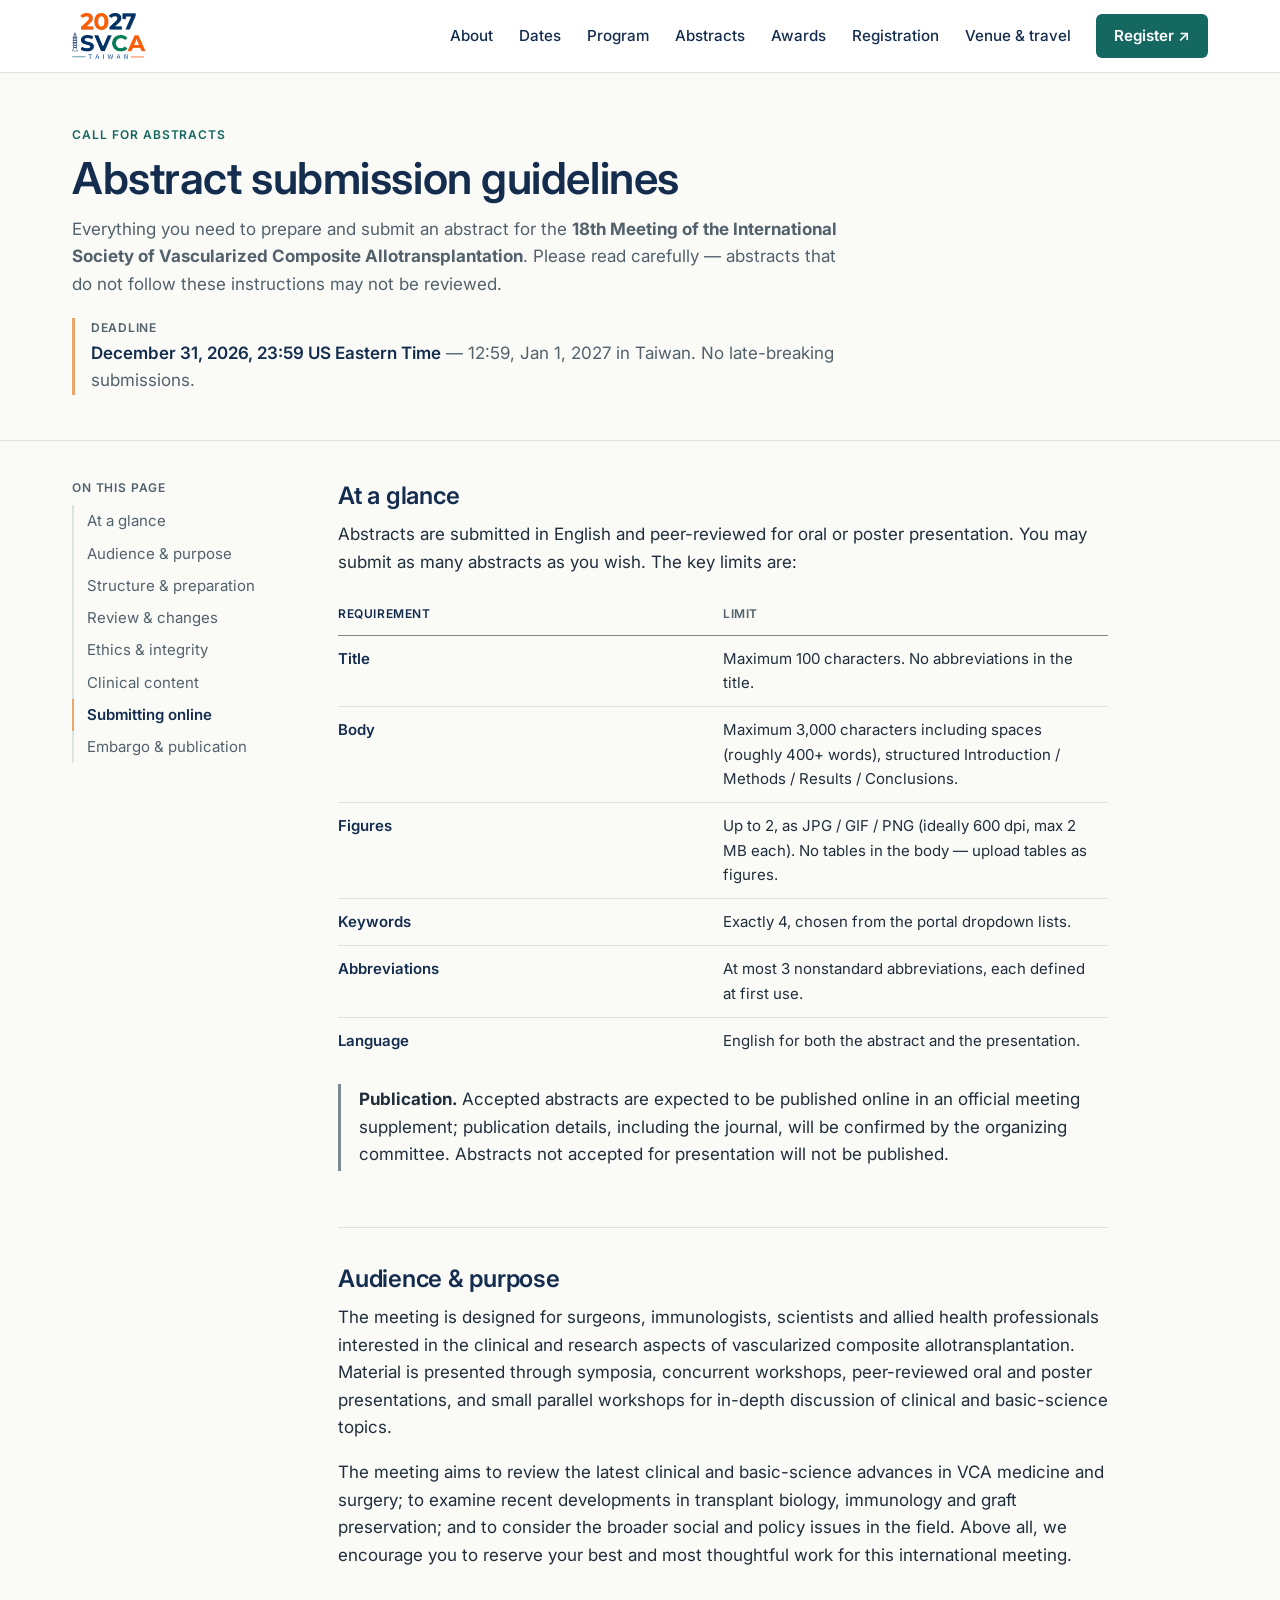
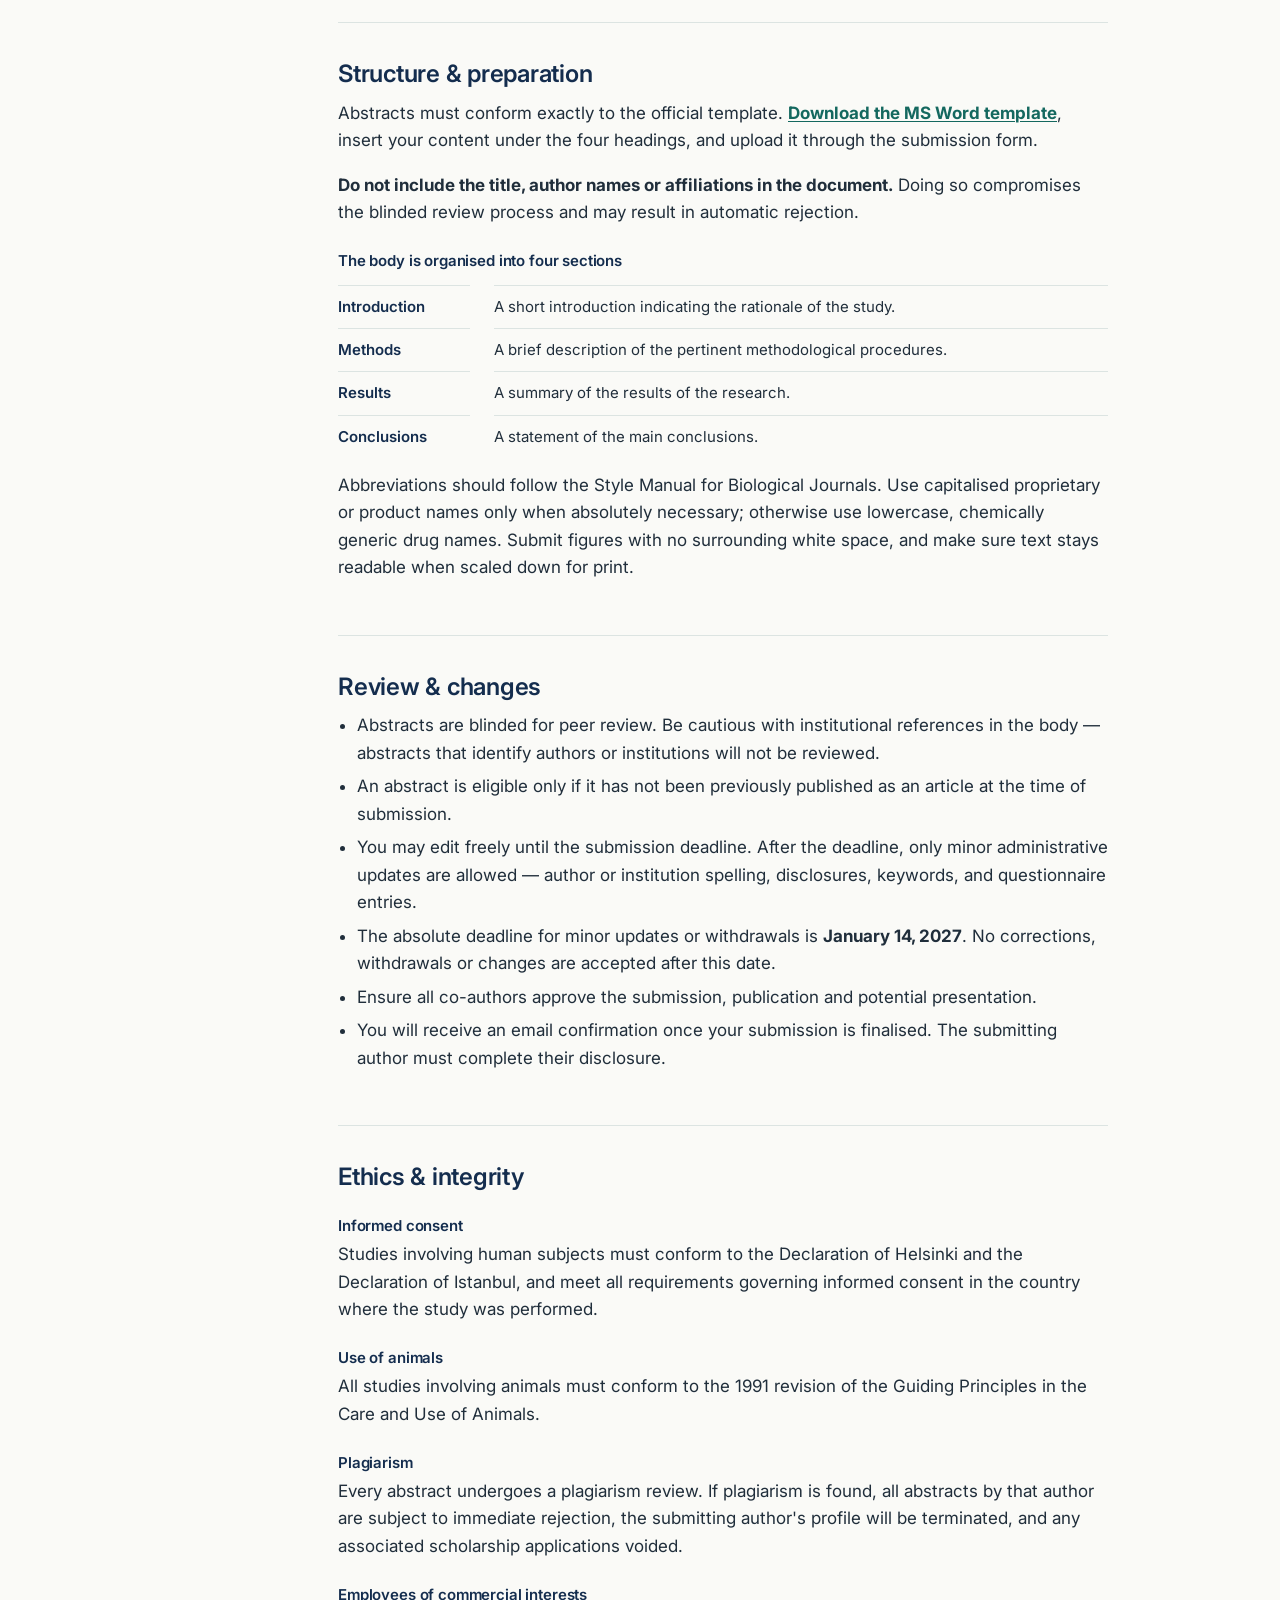
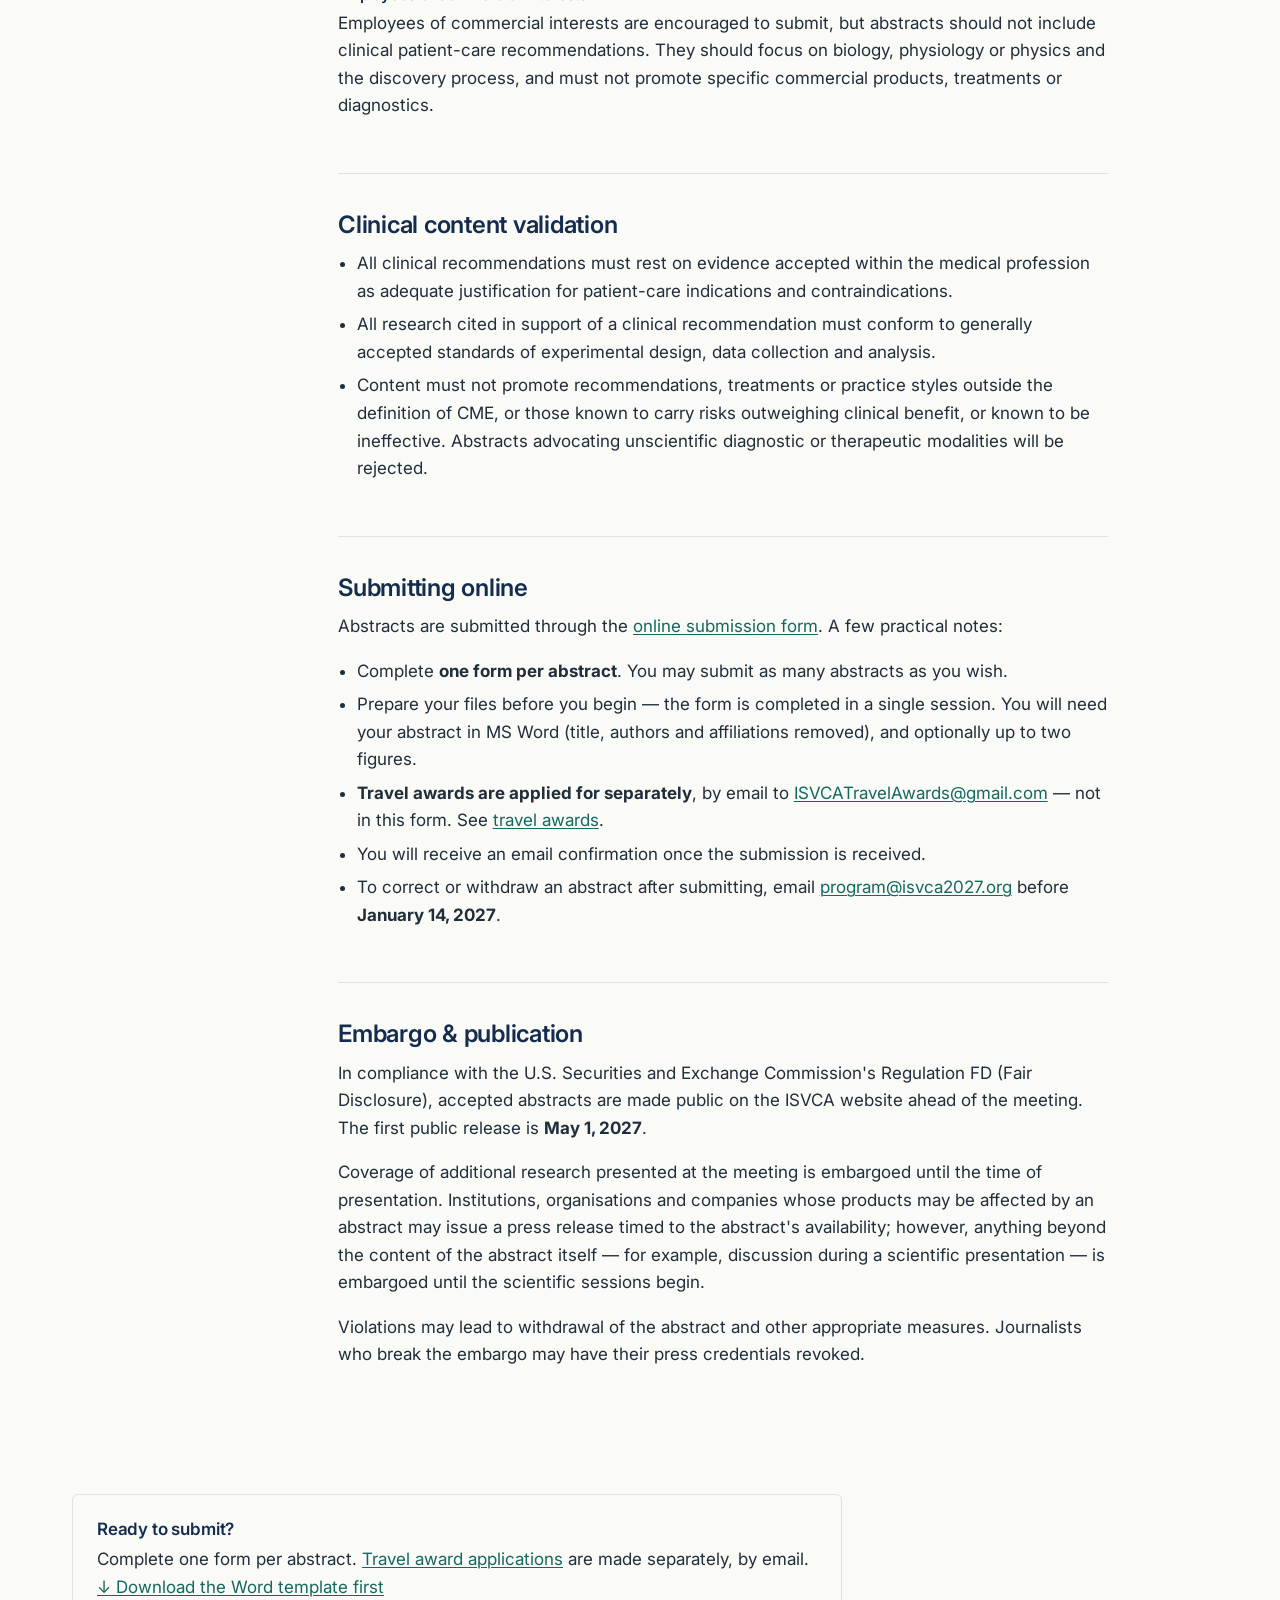
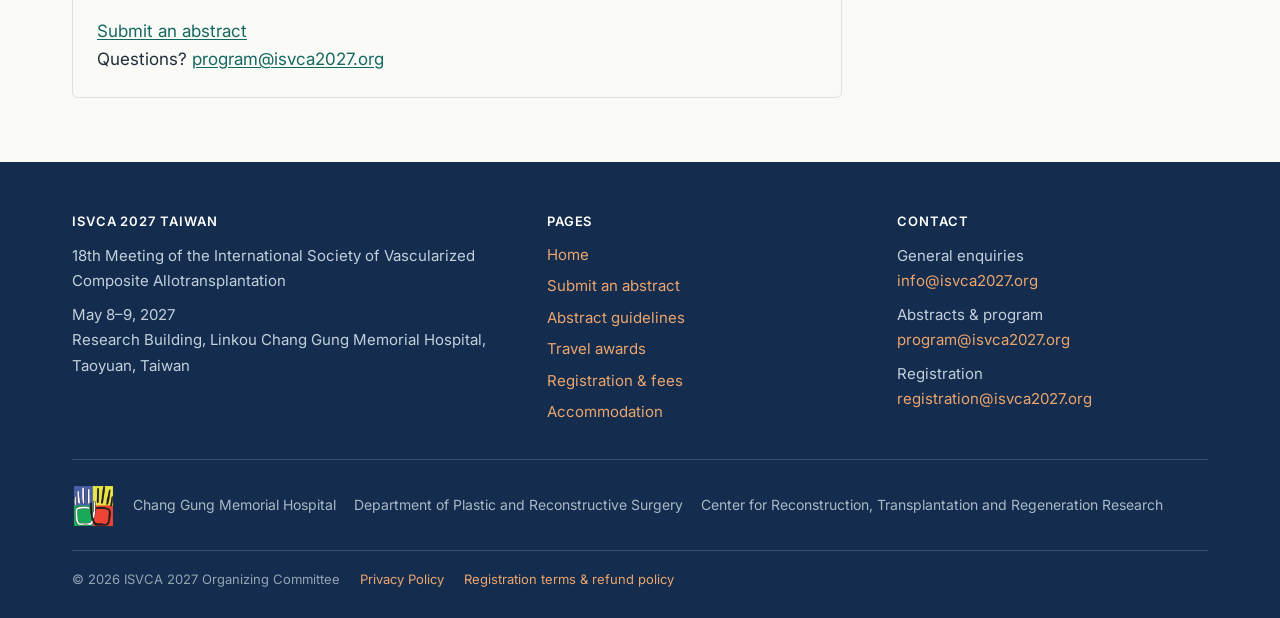
<file: abstract-guidelines.html>
<!DOCTYPE html>
<html lang="en">
<head>
<meta charset="UTF-8">
<meta name="viewport" content="width=device-width, initial-scale=1">
<title>Abstract Guidelines — ISVCA 2027</title>
<meta name="description" content="Full abstract submission guidelines and policies for ISVCA 2027 — the 18th Meeting of the International Society of Vascularized Composite Allotransplantation.">
<link rel="canonical" href="https://isvca2027.org/abstract-guidelines.html">
<meta name="theme-color" content="#142D4E">
<link rel="icon" href="assets/favicon.svg" type="image/svg+xml">
<link rel="preconnect" href="https://fonts.googleapis.com">
<link rel="preconnect" href="https://fonts.gstatic.com" crossorigin>
<link rel="stylesheet" href="https://fonts.googleapis.com/css2?family=Inter:wght@400;500;600&display=swap">
<link rel="stylesheet" href="assets/css/site.css?v=4">
</head>
<body>
<a class="sr-only" href="#main">Skip to main content</a>

<header class="site-head">
  <div class="wrap site-head__in">
    <a class="site-head__brand" href="index.html"><img src="assets/logo.webp" width="288" height="180" alt="ISVCA 2027 Taiwan"></a>
    <a class="head-cta" href="https://payment.cgprstw.org/13" target="_blank" rel="noopener"
       aria-label="Register and pay on the official payment page">Register</a>
    <button class="nav-toggle" aria-expanded="false" aria-controls="site-nav">
      <svg width="16" height="12" viewBox="0 0 16 12" aria-hidden="true"><path d="M0 1h16M0 6h16M0 11h16" stroke="currentColor" stroke-width="1.6"/></svg>
      Menu
    </button>
    <nav class="site-nav" id="site-nav" aria-label="Main">
      <a href="index.html#about">About</a>
      <a href="index.html#dates">Dates</a>
      <a href="index.html#program">Program</a>
      <a href="abstract-guidelines.html">Abstracts</a>
      <a href="awards.html">Awards</a>
      <a href="registration.html">Registration<span class="nav-sub">Fees &amp; rules</span></a>
      <a href="index.html#travel">Venue &amp; travel</a>
      <a class="nav-cta" href="https://payment.cgprstw.org/13" target="_blank" rel="noopener">Register ↗</a>
    </nav>
  </div>
</header>

<main id="main">
  <div class="docpage__head">
    <div class="wrap">
      <span class="kicker">Call for Abstracts</span>
      <h1>Abstract submission guidelines</h1>
      <p class="lede">Everything you need to prepare and submit an abstract for the <b>18th Meeting of the International Society of Vascularized Composite Allotransplantation</b>. Please read carefully — abstracts that do not follow these instructions may not be reviewed.</p>
      <p class="docpage__meta"><span class="k">Deadline</span> <span class="v">December 31, 2026, 23:59 US Eastern Time</span> — 12:59, Jan 1, 2027 in Taiwan. No late-breaking submissions.</p>
    </div>
  </div>

  <div class="wrap docpage">
    <aside class="toc">
      <h2>On this page</h2>
      <nav aria-label="Sections of this page">
        <a href="#specs">At a glance</a>
        <a href="#purpose">Audience &amp; purpose</a>
        <a href="#structure">Structure &amp; preparation</a>
        <a href="#review">Review &amp; changes</a>
        <a href="#ethics">Ethics &amp; integrity</a>
        <a href="#cme">Clinical content</a>
        <a href="#online">Submitting online</a>
        <a href="#embargo">Embargo &amp; publication</a>
      </nav>
    </aside>

    <div class="docbody">
<section id="specs">
      <h2>At a glance</h2>
      <p>Abstracts are submitted in English and peer-reviewed for oral or poster presentation. You may submit as many abstracts as you wish. The key limits are:</p>
      <table class="plain">
        <thead><tr><th>Requirement</th><th>Limit</th></tr></thead>
        <tbody>
          <tr><td>Title</td><td>Maximum 100 characters. No abbreviations in the title.</td></tr>
          <tr><td>Body</td><td>Maximum 3,000 characters including spaces (roughly 400+ words), structured Introduction / Methods / Results / Conclusions.</td></tr>
          <tr><td>Figures</td><td>Up to 2, as JPG / GIF / PNG (ideally 600 dpi, max 2 MB each). No tables in the body — upload tables as figures.</td></tr>
          <tr><td>Keywords</td><td>Exactly 4, chosen from the portal dropdown lists.</td></tr>
          <tr><td>Abbreviations</td><td>At most 3 nonstandard abbreviations, each defined at first use.</td></tr>
          <tr><td>Language</td><td>English for both the abstract and the presentation.</td></tr>
        </tbody>
      </table>
      <p class="callout"><b>Publication.</b> Accepted abstracts are expected to be published online in an official meeting supplement; publication details, including the journal, will be confirmed by the organizing committee. Abstracts not accepted for presentation will not be published.</p>
    </section>

    <section id="purpose">
      <h2>Audience &amp; purpose</h2>
      <p>The meeting is designed for surgeons, immunologists, scientists and allied health professionals interested in the clinical and research aspects of vascularized composite allotransplantation. Material is presented through symposia, concurrent workshops, peer-reviewed oral and poster presentations, and small parallel workshops for in-depth discussion of clinical and basic-science topics.</p>
      <p>The meeting aims to review the latest clinical and basic-science advances in VCA medicine and surgery; to examine recent developments in transplant biology, immunology and graft preservation; and to consider the broader social and policy issues in the field. Above all, we encourage you to reserve your best and most thoughtful work for this international meeting.</p>
    </section>

    <section id="structure">
      <h2>Structure &amp; preparation</h2>
      <p>Abstracts must conform exactly to the official template. <a href="ISVCA2027-Abstract-Template.docx" download><b>Download the MS&nbsp;Word template</b></a>, insert your content under the four headings, and upload it through the submission form.</p>
      <p><b>Do not include the title, author names or affiliations in the document.</b> Doing so compromises the blinded review process and may result in automatic rejection.</p>
      <h3>The body is organised into four sections</h3>
      <dl class="struct">
        <dt>Introduction</dt><dd>A short introduction indicating the rationale of the study.</dd>
        <dt>Methods</dt><dd>A brief description of the pertinent methodological procedures.</dd>
        <dt>Results</dt><dd>A summary of the results of the research.</dd>
        <dt>Conclusions</dt><dd>A statement of the main conclusions.</dd>
      </dl>
      <p>Abbreviations should follow the Style Manual for Biological Journals. Use capitalised proprietary or product names only when absolutely necessary; otherwise use lowercase, chemically generic drug names. Submit figures with no surrounding white space, and make sure text stays readable when scaled down for print.</p>
    </section>

    <section id="review">
      <h2>Review &amp; changes</h2>
      <ul>
        <li>Abstracts are blinded for peer review. Be cautious with institutional references in the body — abstracts that identify authors or institutions will not be reviewed.</li>
        <li>An abstract is eligible only if it has not been previously published as an article at the time of submission.</li>
        <li>You may edit freely until the submission deadline. After the deadline, only minor administrative updates are allowed — author or institution spelling, disclosures, keywords, and questionnaire entries.</li>
        <li>The absolute deadline for minor updates or withdrawals is <b>January 14, 2027</b>. No corrections, withdrawals or changes are accepted after this date.</li>
        <li>Ensure all co-authors approve the submission, publication and potential presentation.</li>
        <li>You will receive an email confirmation once your submission is finalised. The submitting author must complete their disclosure.</li>
      </ul>
    </section>

    <section id="ethics">
      <h2>Ethics &amp; integrity</h2>
      <h3>Informed consent</h3>
      <p>Studies involving human subjects must conform to the Declaration of Helsinki and the Declaration of Istanbul, and meet all requirements governing informed consent in the country where the study was performed.</p>
      <h3>Use of animals</h3>
      <p>All studies involving animals must conform to the 1991 revision of the Guiding Principles in the Care and Use of Animals.</p>
      <h3>Plagiarism</h3>
      <p>Every abstract undergoes a plagiarism review. If plagiarism is found, all abstracts by that author are subject to immediate rejection, the submitting author's profile will be terminated, and any associated scholarship applications voided.</p>
      <h3>Employees of commercial interests</h3>
      <p>Employees of commercial interests are encouraged to submit, but abstracts should not include clinical patient-care recommendations. They should focus on biology, physiology or physics and the discovery process, and must not promote specific commercial products, treatments or diagnostics.</p>
    </section>

    <section id="cme">
      <h2>Clinical content validation</h2>
      <ul>
        <li>All clinical recommendations must rest on evidence accepted within the medical profession as adequate justification for patient-care indications and contraindications.</li>
        <li>All research cited in support of a clinical recommendation must conform to generally accepted standards of experimental design, data collection and analysis.</li>
        <li>Content must not promote recommendations, treatments or practice styles outside the definition of CME, or those known to carry risks outweighing clinical benefit, or known to be ineffective. Abstracts advocating unscientific diagnostic or therapeutic modalities will be rejected.</li>
      </ul>
    </section>

    <section id="online">
      <h2>Submitting online</h2>
      <p>Abstracts are submitted through the <a href="submit-abstract.html">online submission form</a>. A few practical notes:</p>
      <ul>
        <li>Complete <b>one form per abstract</b>. You may submit as many abstracts as you wish.</li>
        <li>Prepare your files before you begin — the form is completed in a single session. You will need your abstract in MS&nbsp;Word (title, authors and affiliations removed), and optionally up to two figures.</li>
        <li><b>Travel awards are applied for separately</b>, by email to <a href="mailto:ISVCATravelAwards@gmail.com">ISVCATravelAwards@gmail.com</a> — not in this form. See <a href="awards.html">travel awards</a>.</li>
        <li>You will receive an email confirmation once the submission is received.</li>
        <li>To correct or withdraw an abstract after submitting, email <a href="mailto:program@isvca2027.org">program@isvca2027.org</a> before <b>January 14, 2027</b>.</li>
      </ul>
    </section>

    <section id="embargo">
      <h2>Embargo &amp; publication</h2>
      <p>In compliance with the U.S. Securities and Exchange Commission's Regulation FD (Fair Disclosure), accepted abstracts are made public on the ISVCA website ahead of the meeting. The first public release is <b>May 1, 2027</b>.</p>
      <p>Coverage of additional research presented at the meeting is embargoed until the time of presentation. Institutions, organisations and companies whose products may be affected by an abstract may issue a press release timed to the abstract's availability; however, anything beyond the content of the abstract itself — for example, discussion during a scientific presentation — is embargoed until the scientific sessions begin.</p>
      <p>Violations may lead to withdrawal of the abstract and other appropriate measures. Journalists who break the embargo may have their press credentials revoked.</p>
    </section>
    </div>
  </div>

  <div class="wrap" style="padding-bottom:64px">
    <div class="panel" style="max-width:var(--measure)">
      <h2 style="font-size:1.0625rem;margin-bottom:.4rem">Ready to submit?</h2>
<p>Complete one form per abstract. <a href="awards.html">Travel award applications</a> are made separately, by email.<br><a href="ISVCA2027-Abstract-Template.docx" download>↓ Download the Word template first</a></p>
      <a href="submit-abstract.html">Submit an abstract</a>
      <p>Questions? <a href="mailto:program@isvca2027.org">program@isvca2027.org</a></p>
    </div>
  </div>

</main>

<footer class="site-foot">
  <div class="wrap">
    <div class="site-foot__cols">
      <div>
        <h2>ISVCA 2027 Taiwan</h2>
        <p>18th Meeting of the International Society of Vascularized Composite Allotransplantation</p>
        <p>May 8&ndash;9, 2027<br>Research Building, Linkou Chang Gung Memorial Hospital, Taoyuan, Taiwan</p>
      </div>
      <div>
        <h2>Pages</h2>
        <div class="site-foot__links">
          <a href="index.html">Home</a>
          <a href="submit-abstract.html">Submit an abstract</a>
          <a href="abstract-guidelines.html">Abstract guidelines</a>
          <a href="awards.html">Travel awards</a>
          <a href="registration.html">Registration &amp; fees</a>
          <a href="index.html#hotels">Accommodation</a>
        </div>
      </div>
      <div>
        <h2>Contact</h2>
        <p>General enquiries<br><a href="mailto:info@isvca2027.org">info@isvca2027.org</a></p>
        <p>Abstracts &amp; program<br><a href="mailto:program@isvca2027.org">program@isvca2027.org</a></p>
        <p>Registration<br><a href="mailto:registration@isvca2027.org">registration@isvca2027.org</a></p>
      </div>
    </div>
    <div class="site-foot__orgs">
      <img src="assets/hands.webp" width="283" height="287" loading="lazy" decoding="async" alt="International Society of Vascularized Composite Allotransplantation logo">
      <span>Chang Gung Memorial Hospital</span>
      <span>Department of Plastic and Reconstructive Surgery</span>
      <span>Center for Reconstruction, Transplantation and Regeneration Research</span>
    </div>
    <div class="site-foot__legal">
      <span>&copy; 2026 ISVCA 2027 Organizing Committee</span>
      <a href="privacy.html">Privacy Policy</a>
      <a href="registration.html#refund">Registration terms &amp; refund policy</a>
    </div>
  </div>
</footer>
<script src="assets/js/site.js?v=4" defer></script>
</body>
</html>
</file>
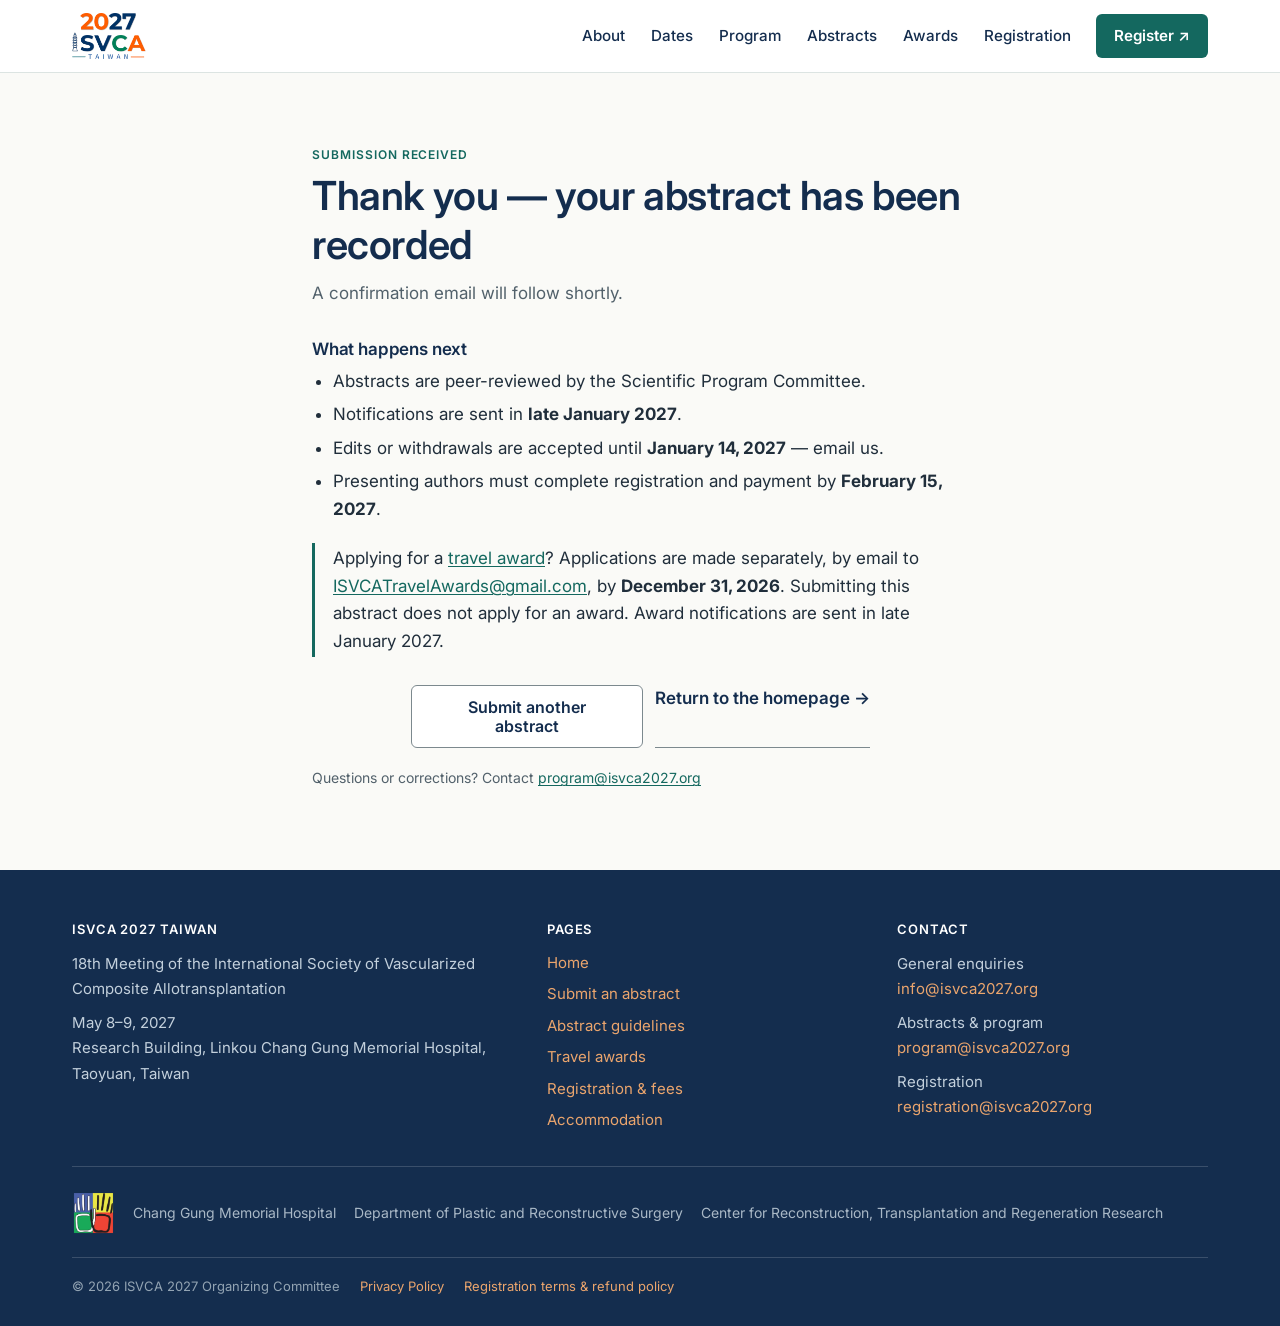
<file: abstract-thanks.html>
<!DOCTYPE html>
<html lang="en">
<head>
<meta charset="UTF-8">
<meta name="viewport" content="width=device-width, initial-scale=1">
<title>Abstract received — ISVCA 2027</title>
<meta name="description" content="Your ISVCA 2027 abstract submission has been received.">
<link rel="canonical" href="https://isvca2027.org/abstract-thanks.html">
<meta name="robots" content="noindex">
<meta name="theme-color" content="#142D4E">
<link rel="icon" href="assets/favicon.svg" type="image/svg+xml">
<link rel="preconnect" href="https://fonts.googleapis.com">
<link rel="preconnect" href="https://fonts.gstatic.com" crossorigin>
<link rel="stylesheet" href="https://fonts.googleapis.com/css2?family=Inter:wght@400;500;600&display=swap">
<link rel="stylesheet" href="assets/css/site.css?v=4">
</head>
<body>
<a class="sr-only" href="#main">Skip to main content</a>
<header class="site-head">
  <div class="wrap site-head__in">
    <a class="site-head__brand" href="index.html"><img src="assets/logo.webp" width="288" height="180" alt="ISVCA 2027 Taiwan"></a>
    <a class="head-cta" href="https://payment.cgprstw.org/13" target="_blank" rel="noopener"
       aria-label="Register and pay on the official payment page">Register</a>
    <button class="nav-toggle" aria-expanded="false" aria-controls="site-nav">
      <svg width="16" height="12" viewBox="0 0 16 12" aria-hidden="true"><path d="M0 1h16M0 6h16M0 11h16" stroke="currentColor" stroke-width="1.6"/></svg>
      Menu
    </button>
    <nav class="site-nav" id="site-nav" aria-label="Main">
      <a href="index.html#about">About</a>
      <a href="index.html#dates">Dates</a>
      <a href="index.html#program">Program</a>
      <a href="abstract-guidelines.html">Abstracts</a>
      <a href="awards.html">Awards</a>
      <a href="registration.html">Registration<span class="nav-sub">Fees &amp; rules</span></a>
      <a class="nav-cta" href="https://payment.cgprstw.org/13" target="_blank" rel="noopener">Register ↗</a>
    </nav>
  </div>
</header>
<main id="main">
  <div class="wrap" style="padding-block:72px 80px;max-width:720px">
    <span class="kicker" style="display:block;font-size:.75rem;font-weight:600;letter-spacing:.08em;text-transform:uppercase;color:var(--green);margin-bottom:.5rem">Submission received</span>
    <h1 style="font-size:clamp(1.8rem,3.4vw,2.5rem);margin-bottom:.6rem">Thank you — your abstract has been recorded</h1>
    <p class="lede" style="color:var(--muted)">A confirmation email will follow shortly.</p>

    <h2 style="font-size:1.0625rem;margin:2rem 0 .5rem">What happens next</h2>
    <ul>
      <li>Abstracts are peer-reviewed by the Scientific Program Committee.</li>
      <li>Notifications are sent in <strong>late January 2027</strong>.</li>
      <li>Edits or withdrawals are accepted until <strong>January 14, 2027</strong> — email us.</li>
      <li>Presenting authors must complete registration and payment by <strong>February 15, 2027</strong>.</li>
    </ul>

    <div class="callout callout--green">
      <p>Applying for a <a href="awards.html">travel award</a>? Applications are made separately, by email to
        <a href="mailto:ISVCATravelAwards@gmail.com">ISVCATravelAwards@gmail.com</a>, by <b>December 31, 2026</b>.
        Submitting this abstract does not apply for an award. Award notifications are sent in late January 2027.</p>
    </div>

    <div class="hero__actions" style="margin-top:28px">
      <a class="btn btn--secondary" href="submit-abstract.html">Submit another abstract</a>
      <a class="link-quiet" href="index.html">Return to the homepage →</a>
    </div>
    <p class="hero__note">Questions or corrections? Contact <a href="mailto:program@isvca2027.org">program@isvca2027.org</a></p>
  </div>
</main>

<footer class="site-foot">
  <div class="wrap">
    <div class="site-foot__cols">
      <div>
        <h2>ISVCA 2027 Taiwan</h2>
        <p>18th Meeting of the International Society of Vascularized Composite Allotransplantation</p>
        <p>May 8&ndash;9, 2027<br>Research Building, Linkou Chang Gung Memorial Hospital, Taoyuan, Taiwan</p>
      </div>
      <div>
        <h2>Pages</h2>
        <div class="site-foot__links">
          <a href="index.html">Home</a>
          <a href="submit-abstract.html">Submit an abstract</a>
          <a href="abstract-guidelines.html">Abstract guidelines</a>
          <a href="awards.html">Travel awards</a>
          <a href="registration.html">Registration &amp; fees</a>
          <a href="index.html#hotels">Accommodation</a>
        </div>
      </div>
      <div>
        <h2>Contact</h2>
        <p>General enquiries<br><a href="mailto:info@isvca2027.org">info@isvca2027.org</a></p>
        <p>Abstracts &amp; program<br><a href="mailto:program@isvca2027.org">program@isvca2027.org</a></p>
        <p>Registration<br><a href="mailto:registration@isvca2027.org">registration@isvca2027.org</a></p>
      </div>
    </div>
    <div class="site-foot__orgs">
      <img src="assets/hands.webp" width="283" height="287" loading="lazy" decoding="async" alt="International Society of Vascularized Composite Allotransplantation logo">
      <span>Chang Gung Memorial Hospital</span>
      <span>Department of Plastic and Reconstructive Surgery</span>
      <span>Center for Reconstruction, Transplantation and Regeneration Research</span>
    </div>
    <div class="site-foot__legal">
      <span>&copy; 2026 ISVCA 2027 Organizing Committee</span>
      <a href="privacy.html">Privacy Policy</a>
      <a href="registration.html#refund">Registration terms &amp; refund policy</a>
    </div>
  </div>
</footer>
<script src="assets/js/site.js?v=4" defer></script>
</body>
</html>
</file>
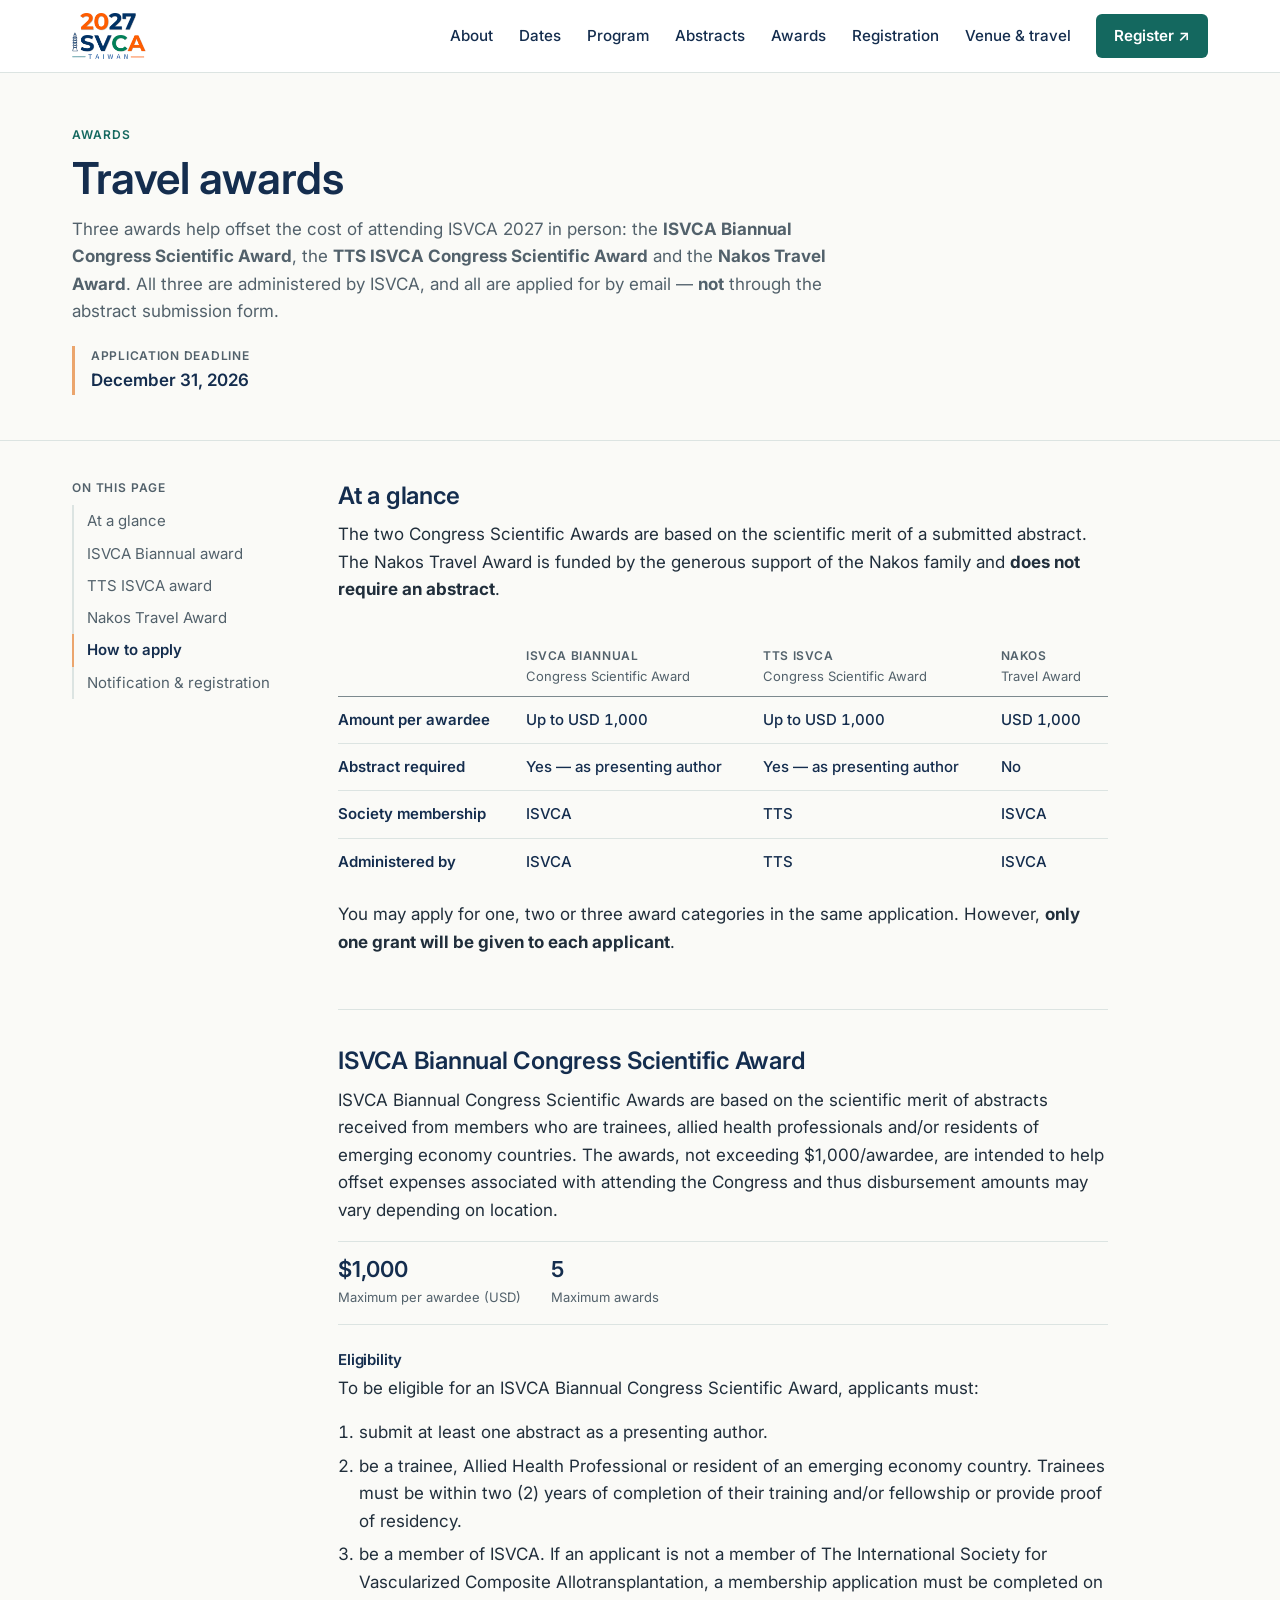
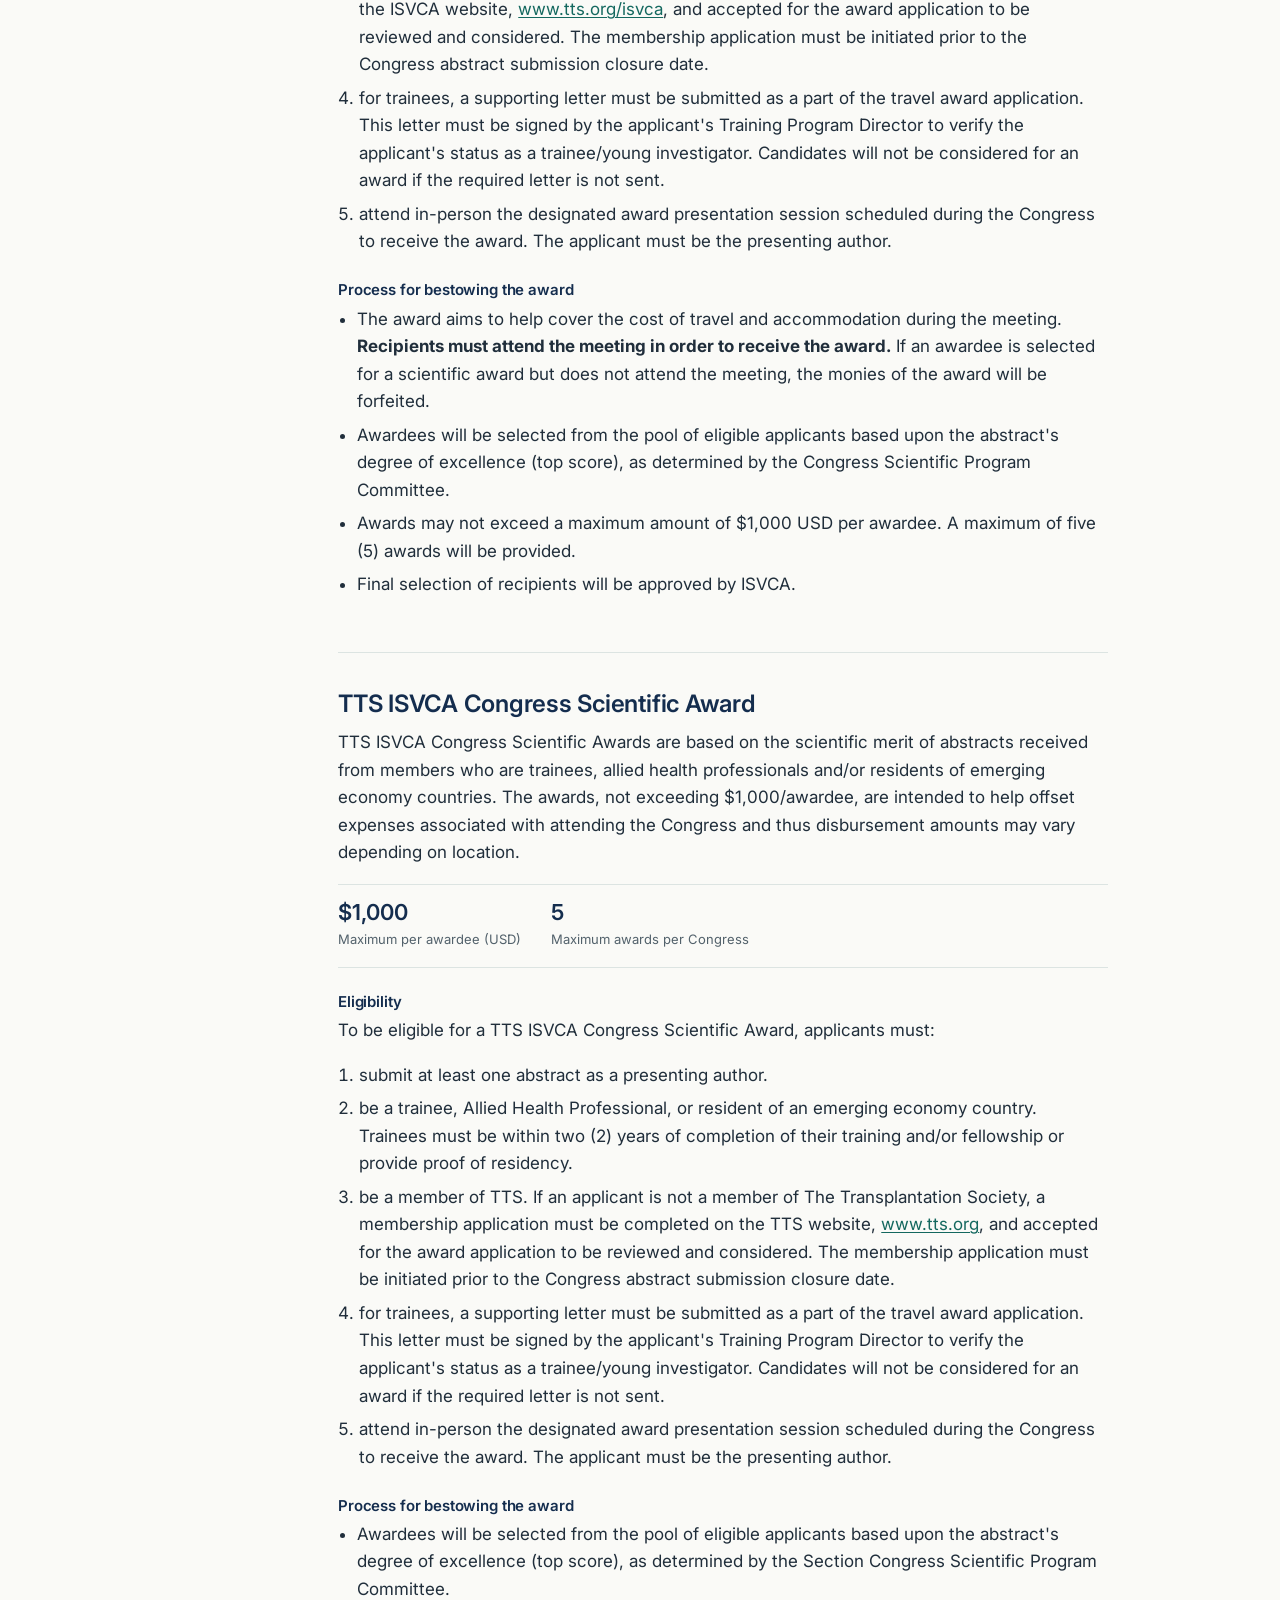
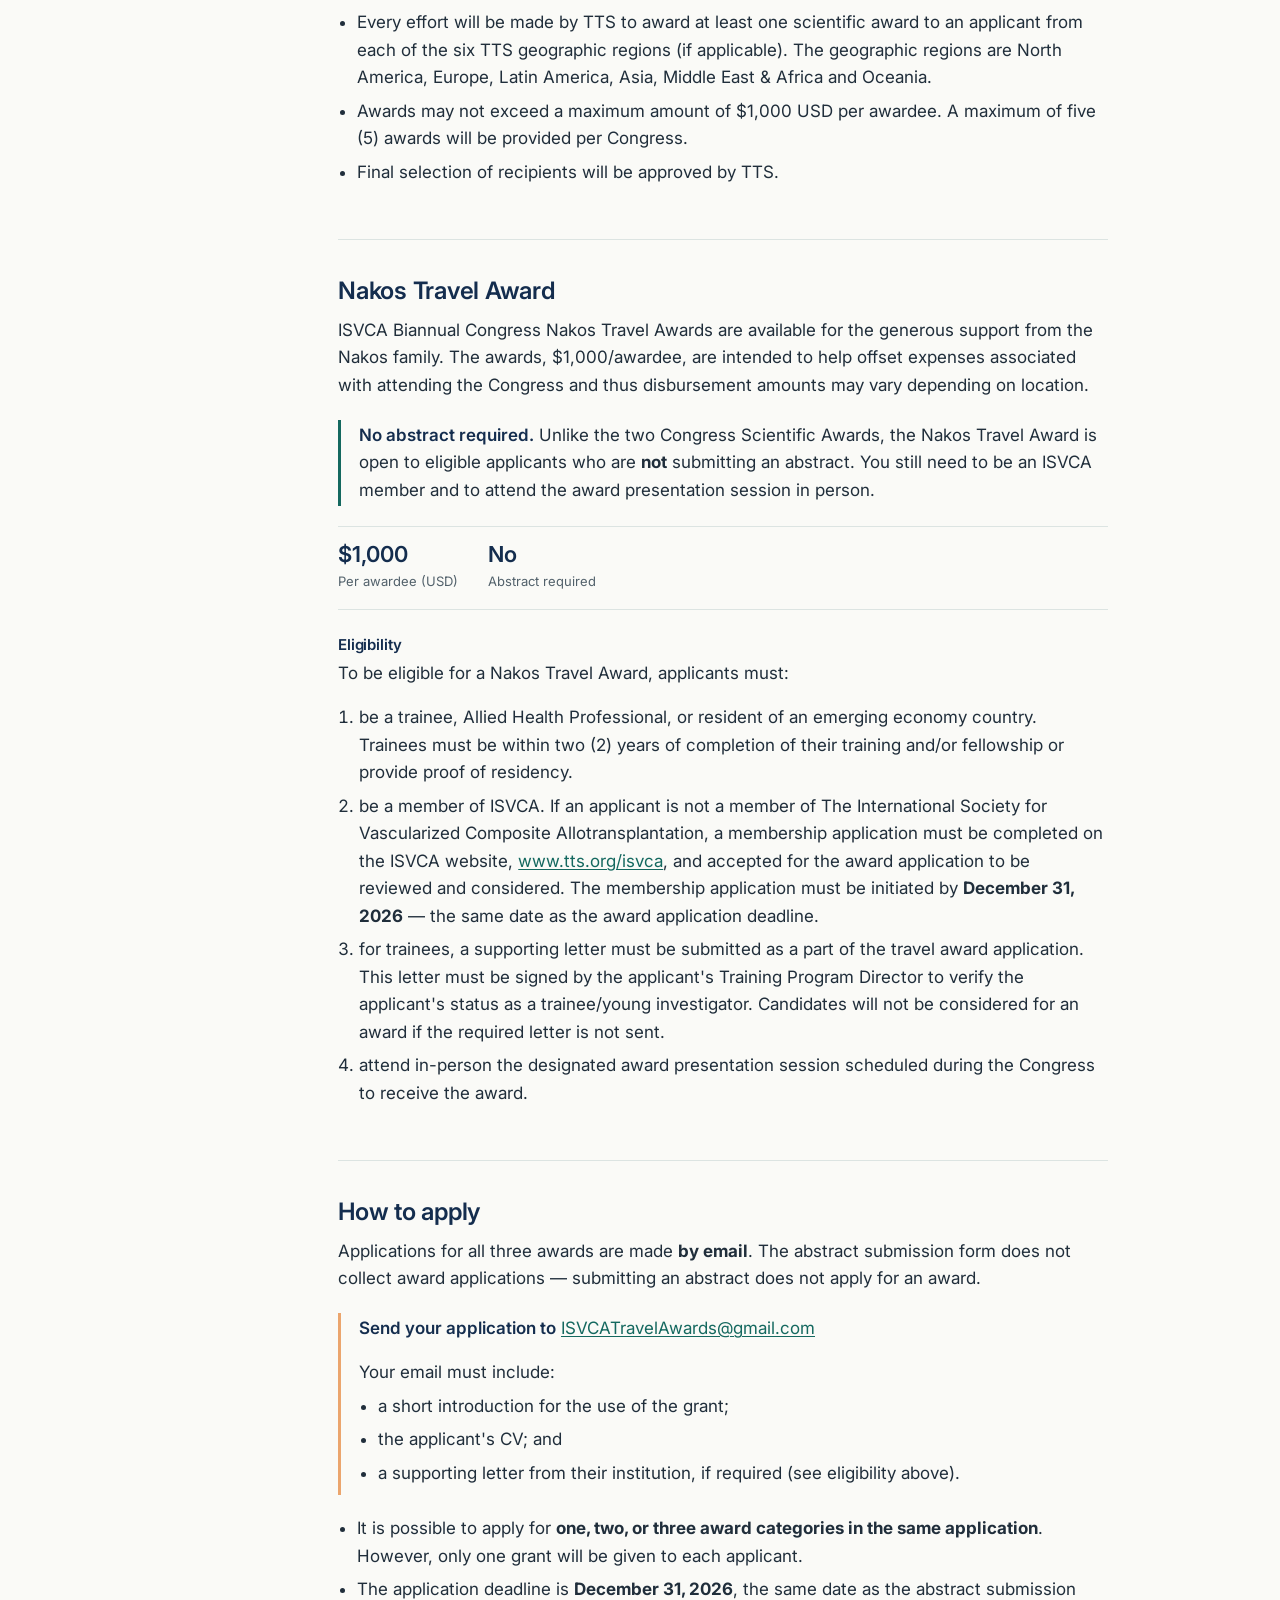
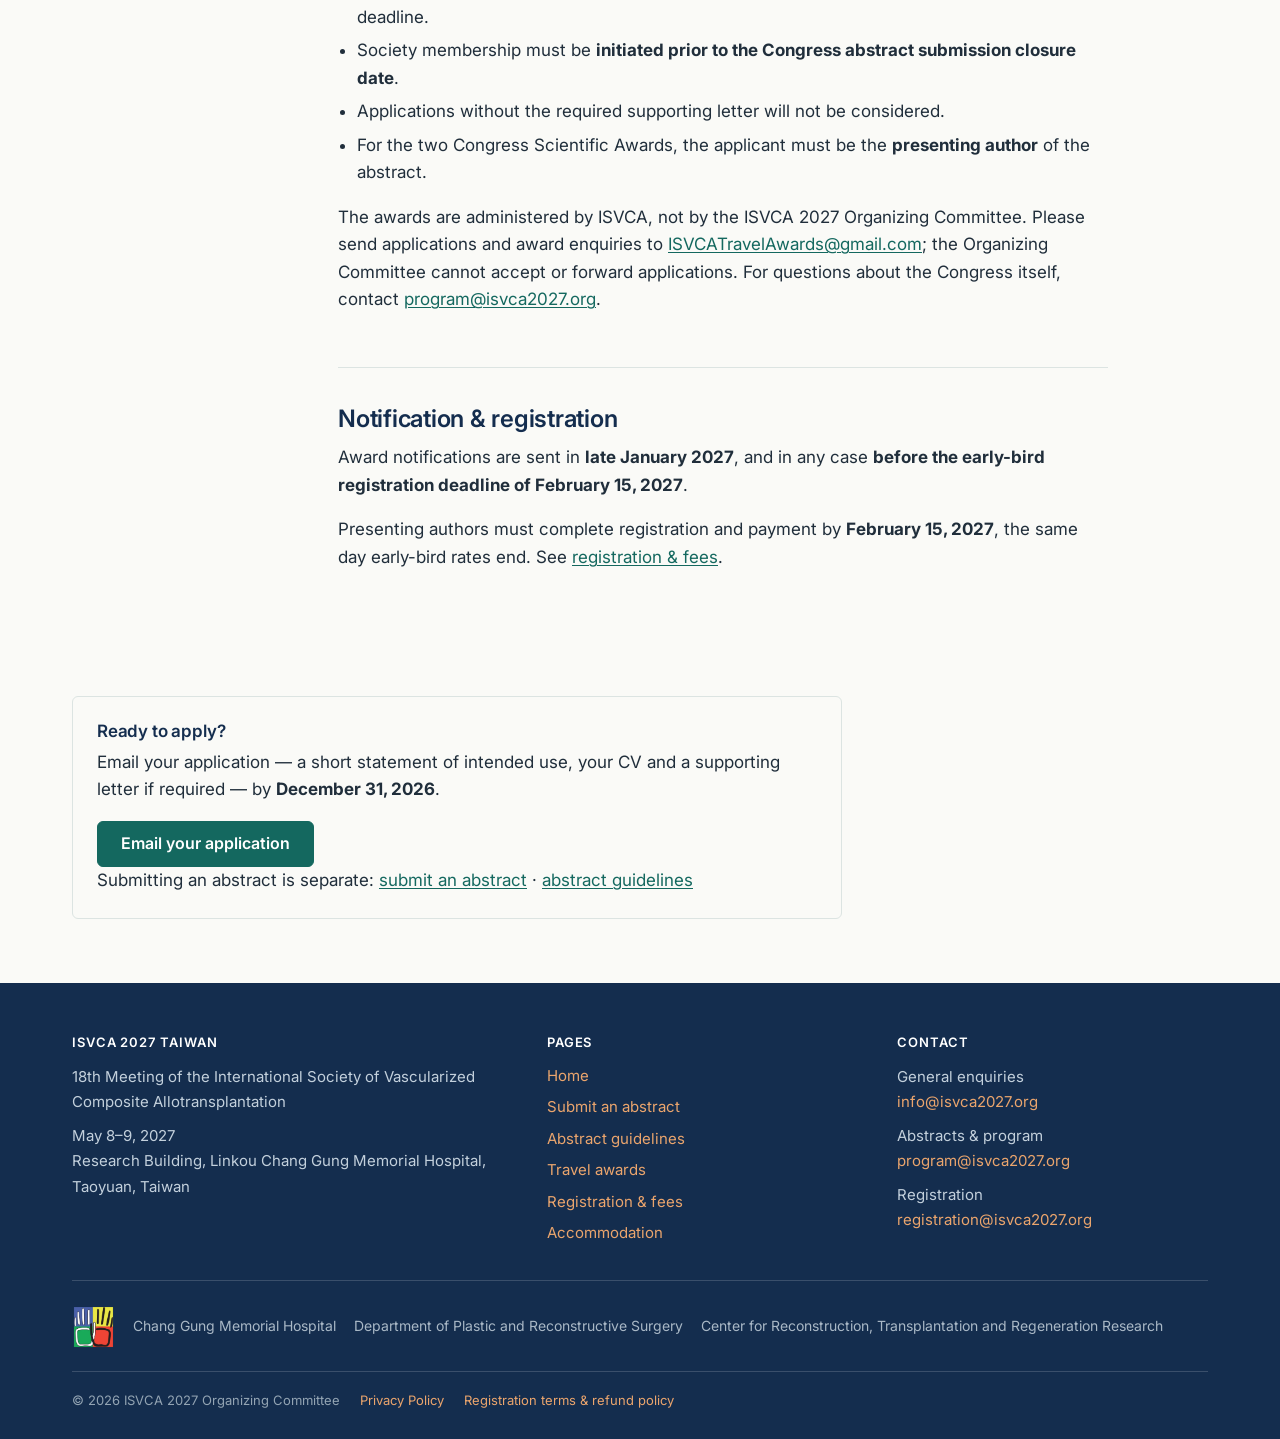
<file: awards.html>
<!DOCTYPE html>
<html lang="en">
<head>
<meta charset="UTF-8">
<meta name="viewport" content="width=device-width, initial-scale=1">
<title>Travel Awards — ISVCA 2027</title>
<meta name="description" content="Three ISVCA 2027 travel awards — two Congress Scientific Awards and the Nakos Travel Award. Apply by email by December 31, 2026.">
<link rel="canonical" href="https://isvca2027.org/awards.html">
<meta name="theme-color" content="#142D4E">
<link rel="icon" href="assets/favicon.svg" type="image/svg+xml">
<link rel="preconnect" href="https://fonts.googleapis.com">
<link rel="preconnect" href="https://fonts.gstatic.com" crossorigin>
<link rel="stylesheet" href="https://fonts.googleapis.com/css2?family=Inter:wght@400;500;600&display=swap">
<link rel="stylesheet" href="assets/css/site.css?v=4">
</head>
<body>
<a class="sr-only" href="#main">Skip to main content</a>

<header class="site-head">
  <div class="wrap site-head__in">
    <a class="site-head__brand" href="index.html"><img src="assets/logo.webp" width="288" height="180" alt="ISVCA 2027 Taiwan"></a>
    <a class="head-cta" href="https://payment.cgprstw.org/13" target="_blank" rel="noopener"
       aria-label="Register and pay on the official payment page">Register</a>
    <button class="nav-toggle" aria-expanded="false" aria-controls="site-nav">
      <svg width="16" height="12" viewBox="0 0 16 12" aria-hidden="true"><path d="M0 1h16M0 6h16M0 11h16" stroke="currentColor" stroke-width="1.6"/></svg>
      Menu
    </button>
    <nav class="site-nav" id="site-nav" aria-label="Main">
      <a href="index.html#about">About</a>
      <a href="index.html#dates">Dates</a>
      <a href="index.html#program">Program</a>
      <a href="abstract-guidelines.html">Abstracts</a>
      <a href="awards.html">Awards</a>
      <a href="registration.html">Registration<span class="nav-sub">Fees &amp; rules</span></a>
      <a href="index.html#travel">Venue &amp; travel</a>
      <a class="nav-cta" href="https://payment.cgprstw.org/13" target="_blank" rel="noopener">Register ↗</a>
    </nav>
  </div>
</header>

<main id="main">
  <div class="docpage__head">
    <div class="wrap">
      <span class="kicker">Awards</span>
      <h1>Travel awards</h1>
      <p class="lede">Three awards help offset the cost of attending ISVCA 2027 in person: the
        <b>ISVCA Biannual Congress Scientific Award</b>, the <b>TTS ISVCA Congress Scientific Award</b> and the
        <b>Nakos Travel Award</b>. All three are administered by ISVCA, and all are applied for by email &mdash;
        <b>not</b> through the abstract submission form.</p>
      <p class="docpage__meta"><span class="k">Application deadline</span> <span class="v">December 31, 2026</span></p>
    </div>
  </div>

  <div class="wrap docpage">
    <aside class="toc">
      <h2>On this page</h2>
      <nav aria-label="Sections of this page">
        <a href="#compare">At a glance</a>
        <a href="#isvca">ISVCA Biannual award</a>
        <a href="#tts">TTS ISVCA award</a>
        <a href="#nakos">Nakos Travel Award</a>
        <a href="#apply">How to apply</a>
        <a href="#notification">Notification &amp; registration</a>
      </nav>
    </aside>

    <div class="docbody">
      <section id="compare">
        <h2>At a glance</h2>
        <p>The two Congress Scientific Awards are based on the scientific merit of a submitted abstract.
          The Nakos Travel Award is funded by the generous support of the Nakos family and
          <b>does not require an abstract</b>.</p>
        <p class="tablewrap__hint">Scroll the table sideways to compare all three awards.</p>
        <div class="tablewrap" tabindex="0" role="region" aria-label="Comparison of the three travel awards">
          <table class="feetable" style="min-width:640px">
            <thead>
              <tr>
                <th scope="col">&nbsp;</th>
                <th scope="col">ISVCA Biannual<span>Congress Scientific Award</span></th>
                <th scope="col">TTS ISVCA<span>Congress Scientific Award</span></th>
                <th scope="col">Nakos<span>Travel Award</span></th>
              </tr>
            </thead>
            <tbody>
              <tr><td>Amount per awardee</td><td class="num">Up to USD 1,000</td><td class="num">Up to USD 1,000</td><td class="num">USD 1,000</td></tr>
              <tr><td>Abstract required</td><td class="num">Yes &mdash; as presenting author</td><td class="num">Yes &mdash; as presenting author</td><td class="num">No</td></tr>
              <tr><td>Society membership</td><td class="num">ISVCA</td><td class="num">TTS</td><td class="num">ISVCA</td></tr>
              <tr><td>Administered by</td><td class="num">ISVCA</td><td class="num">TTS</td><td class="num">ISVCA</td></tr>
            </tbody>
          </table>
        </div>
        <p class="muted-note">You may apply for one, two or three award categories in the same application.
          However, <b>only one grant will be given to each applicant</b>.</p>
      </section>

      <section id="isvca">
        <h2>ISVCA Biannual Congress Scientific Award</h2>
        <p>ISVCA Biannual Congress Scientific Awards are based on the scientific merit of abstracts received from
          members who are trainees, allied health professionals and/or residents of emerging economy countries.
          The awards, not exceeding $1,000/awardee, are intended to help offset expenses associated with attending
          the Congress and thus disbursement amounts may vary depending on location.</p>

        <div class="amount">
          <div><b>$1,000</b><small>Maximum per awardee (USD)</small></div>
          <div><b>5</b><small>Maximum awards</small></div>
        </div>

        <h3>Eligibility</h3>
        <p>To be eligible for an ISVCA Biannual Congress Scientific Award, applicants must:</p>
        <ol>
          <li>submit at least one abstract as a presenting author.</li>
          <li>be a trainee, Allied Health Professional or resident of an emerging economy country. Trainees must be
            within two (2) years of completion of their training and/or fellowship or provide proof of residency.</li>
          <li>be a member of ISVCA. If an applicant is not a member of The International Society for Vascularized
            Composite Allotransplantation, a membership application must be completed on the ISVCA website,
            <a href="https://www.tts.org/isvca" target="_blank" rel="noopener">www.tts.org/isvca</a>, and accepted for
            the award application to be reviewed and considered. The membership application must be initiated prior to
            the Congress abstract submission closure date.</li>
          <li>for trainees, a supporting letter must be submitted as a part of the travel award application. This letter
            must be signed by the applicant's Training Program Director to verify the applicant's status as a
            trainee/young investigator. Candidates will not be considered for an award if the required letter is not sent.</li>
          <li>attend in-person the designated award presentation session scheduled during the Congress to receive the
            award. The applicant must be the presenting author.</li>
        </ol>

        <h3>Process for bestowing the award</h3>
        <ul>
          <li>The award aims to help cover the cost of travel and accommodation during the meeting.
            <b>Recipients must attend the meeting in order to receive the award.</b> If an awardee is selected for a
            scientific award but does not attend the meeting, the monies of the award will be forfeited.</li>
          <li>Awardees will be selected from the pool of eligible applicants based upon the abstract's degree of
            excellence (top score), as determined by the Congress Scientific Program Committee.</li>
          <li>Awards may not exceed a maximum amount of $1,000 USD per awardee. A maximum of five (5) awards will be provided.</li>
          <li>Final selection of recipients will be approved by ISVCA.</li>
        </ul>
      </section>

      <section id="tts">
        <h2>TTS ISVCA Congress Scientific Award</h2>
        <p>TTS ISVCA Congress Scientific Awards are based on the scientific merit of abstracts received from members
          who are trainees, allied health professionals and/or residents of emerging economy countries. The awards, not
          exceeding $1,000/awardee, are intended to help offset expenses associated with attending the Congress and thus
          disbursement amounts may vary depending on location.</p>

        <div class="amount">
          <div><b>$1,000</b><small>Maximum per awardee (USD)</small></div>
          <div><b>5</b><small>Maximum awards per Congress</small></div>
        </div>

        <h3>Eligibility</h3>
        <p>To be eligible for a TTS ISVCA Congress Scientific Award, applicants must:</p>
        <ol>
          <li>submit at least one abstract as a presenting author.</li>
          <li>be a trainee, Allied Health Professional, or resident of an emerging economy country. Trainees must be
            within two (2) years of completion of their training and/or fellowship or provide proof of residency.</li>
          <li>be a member of TTS. If an applicant is not a member of The Transplantation Society, a membership
            application must be completed on the TTS website,
            <a href="https://www.tts.org" target="_blank" rel="noopener">www.tts.org</a>, and accepted for the award
            application to be reviewed and considered. The membership application must be initiated prior to the
            Congress abstract submission closure date.</li>
          <li>for trainees, a supporting letter must be submitted as a part of the travel award application. This letter
            must be signed by the applicant's Training Program Director to verify the applicant's status as a
            trainee/young investigator. Candidates will not be considered for an award if the required letter is not sent.</li>
          <li>attend in-person the designated award presentation session scheduled during the Congress to receive the
            award. The applicant must be the presenting author.</li>
        </ol>

        <h3>Process for bestowing the award</h3>
        <ul>
          <li>Awardees will be selected from the pool of eligible applicants based upon the abstract's degree of
            excellence (top score), as determined by the Section Congress Scientific Program Committee.</li>
          <li>Every effort will be made by TTS to award at least one scientific award to an applicant from each of the
            six TTS geographic regions (if applicable). The geographic regions are North America, Europe, Latin America,
            Asia, Middle East &amp; Africa and Oceania.</li>
          <li>Awards may not exceed a maximum amount of $1,000 USD per awardee. A maximum of five (5) awards will be
            provided per Congress.</li>
          <li>Final selection of recipients will be approved by TTS.</li>
        </ul>
      </section>

      <section id="nakos">
        <h2>Nakos Travel Award</h2>
        <p>ISVCA Biannual Congress Nakos Travel Awards are available for the generous support from the Nakos family.
          The awards, $1,000/awardee, are intended to help offset expenses associated with attending the Congress and
          thus disbursement amounts may vary depending on location.</p>

        <div class="callout callout--green">
          <p style="margin-bottom:0"><span class="callout__title">No abstract required.</span> Unlike the two Congress
            Scientific Awards, the Nakos Travel Award is open to eligible applicants who are <b>not</b> submitting an
            abstract. You still need to be an ISVCA member and to attend the award presentation session in person.</p>
        </div>

        <div class="amount">
          <div><b>$1,000</b><small>Per awardee (USD)</small></div>
          <div><b>No</b><small>Abstract required</small></div>
        </div>

        <h3>Eligibility</h3>
        <p>To be eligible for a Nakos Travel Award, applicants must:</p>
        <ol>
          <li>be a trainee, Allied Health Professional, or resident of an emerging economy country. Trainees must be
            within two (2) years of completion of their training and/or fellowship or provide proof of residency.</li>
          <li>be a member of ISVCA. If an applicant is not a member of The International Society for Vascularized
            Composite Allotransplantation, a membership application must be completed on the ISVCA website,
            <a href="https://www.tts.org/isvca" target="_blank" rel="noopener">www.tts.org/isvca</a>, and accepted for
            the award application to be reviewed and considered. The membership application must be initiated by
            <b>December 31, 2026</b> &mdash; the same date as the award application deadline.</li>
          <li>for trainees, a supporting letter must be submitted as a part of the travel award application. This letter
            must be signed by the applicant's Training Program Director to verify the applicant's status as a
            trainee/young investigator. Candidates will not be considered for an award if the required letter is not sent.</li>
          <li>attend in-person the designated award presentation session scheduled during the Congress to receive the award.</li>
        </ol>
      </section>

      <section id="apply">
        <h2>How to apply</h2>
        <p>Applications for all three awards are made <b>by email</b>. The abstract submission form does not collect
          award applications &mdash; submitting an abstract does not apply for an award.</p>

        <div class="callout callout--accent">
          <p><span class="callout__title">Send your application to</span>
            <a href="mailto:ISVCATravelAwards@gmail.com">ISVCATravelAwards@gmail.com</a></p>
          <p style="margin-bottom:0">Your email must include:</p>
          <ul style="margin-bottom:0">
            <li>a short introduction for the use of the grant;</li>
            <li>the applicant's CV; and</li>
            <li>a supporting letter from their institution, if required (see eligibility above).</li>
          </ul>
        </div>

        <ul>
          <li>It is possible to apply for <b>one, two, or three award categories in the same application</b>. However,
            only one grant will be given to each applicant.</li>
          <li>The application deadline is <b>December 31, 2026</b>, the same date as the abstract submission deadline.</li>
          <li>Society membership must be <b>initiated prior to the Congress abstract submission closure date</b>.</li>
          <li>Applications without the required supporting letter will not be considered.</li>
          <li>For the two Congress Scientific Awards, the applicant must be the <b>presenting author</b> of the abstract.</li>
        </ul>

        <p class="muted-note">The awards are administered by ISVCA, not by the ISVCA 2027 Organizing Committee.
          Please send applications and award enquiries to
          <a href="mailto:ISVCATravelAwards@gmail.com">ISVCATravelAwards@gmail.com</a>; the Organizing Committee cannot
          accept or forward applications. For questions about the Congress itself, contact
          <a href="mailto:program@isvca2027.org">program@isvca2027.org</a>.</p>
      </section>

      <section id="notification">
        <h2>Notification &amp; registration</h2>
        <p>Award notifications are sent in <b>late January 2027</b>, and in any case <b>before the early-bird
          registration deadline of February 15, 2027</b>.</p>
        <p>Presenting authors must complete registration and payment by <b>February 15, 2027</b>, the same day
          early-bird rates end. See <a href="registration.html">registration &amp; fees</a>.</p>
      </section>
    </div>
  </div>

  <div class="wrap" style="padding-bottom:64px">
    <div class="panel" style="max-width:var(--measure)">
      <h2 style="font-size:1.0625rem;margin-bottom:.4rem">Ready to apply?</h2>
      <p>Email your application &mdash; a short statement of intended use, your CV and a supporting letter if
        required &mdash; by <b>December 31, 2026</b>.</p>
      <a class="btn btn--primary" href="mailto:ISVCATravelAwards@gmail.com">Email your application</a>
      <p style="margin-bottom:0">Submitting an abstract is separate:
        <a href="submit-abstract.html">submit an abstract</a> &middot;
        <a href="abstract-guidelines.html">abstract guidelines</a></p>
    </div>
  </div>

</main>

<footer class="site-foot">
  <div class="wrap">
    <div class="site-foot__cols">
      <div>
        <h2>ISVCA 2027 Taiwan</h2>
        <p>18th Meeting of the International Society of Vascularized Composite Allotransplantation</p>
        <p>May 8&ndash;9, 2027<br>Research Building, Linkou Chang Gung Memorial Hospital, Taoyuan, Taiwan</p>
      </div>
      <div>
        <h2>Pages</h2>
        <div class="site-foot__links">
          <a href="index.html">Home</a>
          <a href="submit-abstract.html">Submit an abstract</a>
          <a href="abstract-guidelines.html">Abstract guidelines</a>
          <a href="awards.html">Travel awards</a>
          <a href="registration.html">Registration &amp; fees</a>
          <a href="index.html#hotels">Accommodation</a>
        </div>
      </div>
      <div>
        <h2>Contact</h2>
        <p>General enquiries<br><a href="mailto:info@isvca2027.org">info@isvca2027.org</a></p>
        <p>Abstracts &amp; program<br><a href="mailto:program@isvca2027.org">program@isvca2027.org</a></p>
        <p>Registration<br><a href="mailto:registration@isvca2027.org">registration@isvca2027.org</a></p>
      </div>
    </div>
    <div class="site-foot__orgs">
      <img src="assets/hands.webp" width="283" height="287" loading="lazy" decoding="async" alt="International Society of Vascularized Composite Allotransplantation logo">
      <span>Chang Gung Memorial Hospital</span>
      <span>Department of Plastic and Reconstructive Surgery</span>
      <span>Center for Reconstruction, Transplantation and Regeneration Research</span>
    </div>
    <div class="site-foot__legal">
      <span>&copy; 2026 ISVCA 2027 Organizing Committee</span>
      <a href="privacy.html">Privacy Policy</a>
      <a href="registration.html#refund">Registration terms &amp; refund policy</a>
    </div>
  </div>
</footer>
<script src="assets/js/site.js?v=4" defer></script>
</body>
</html>
</file>
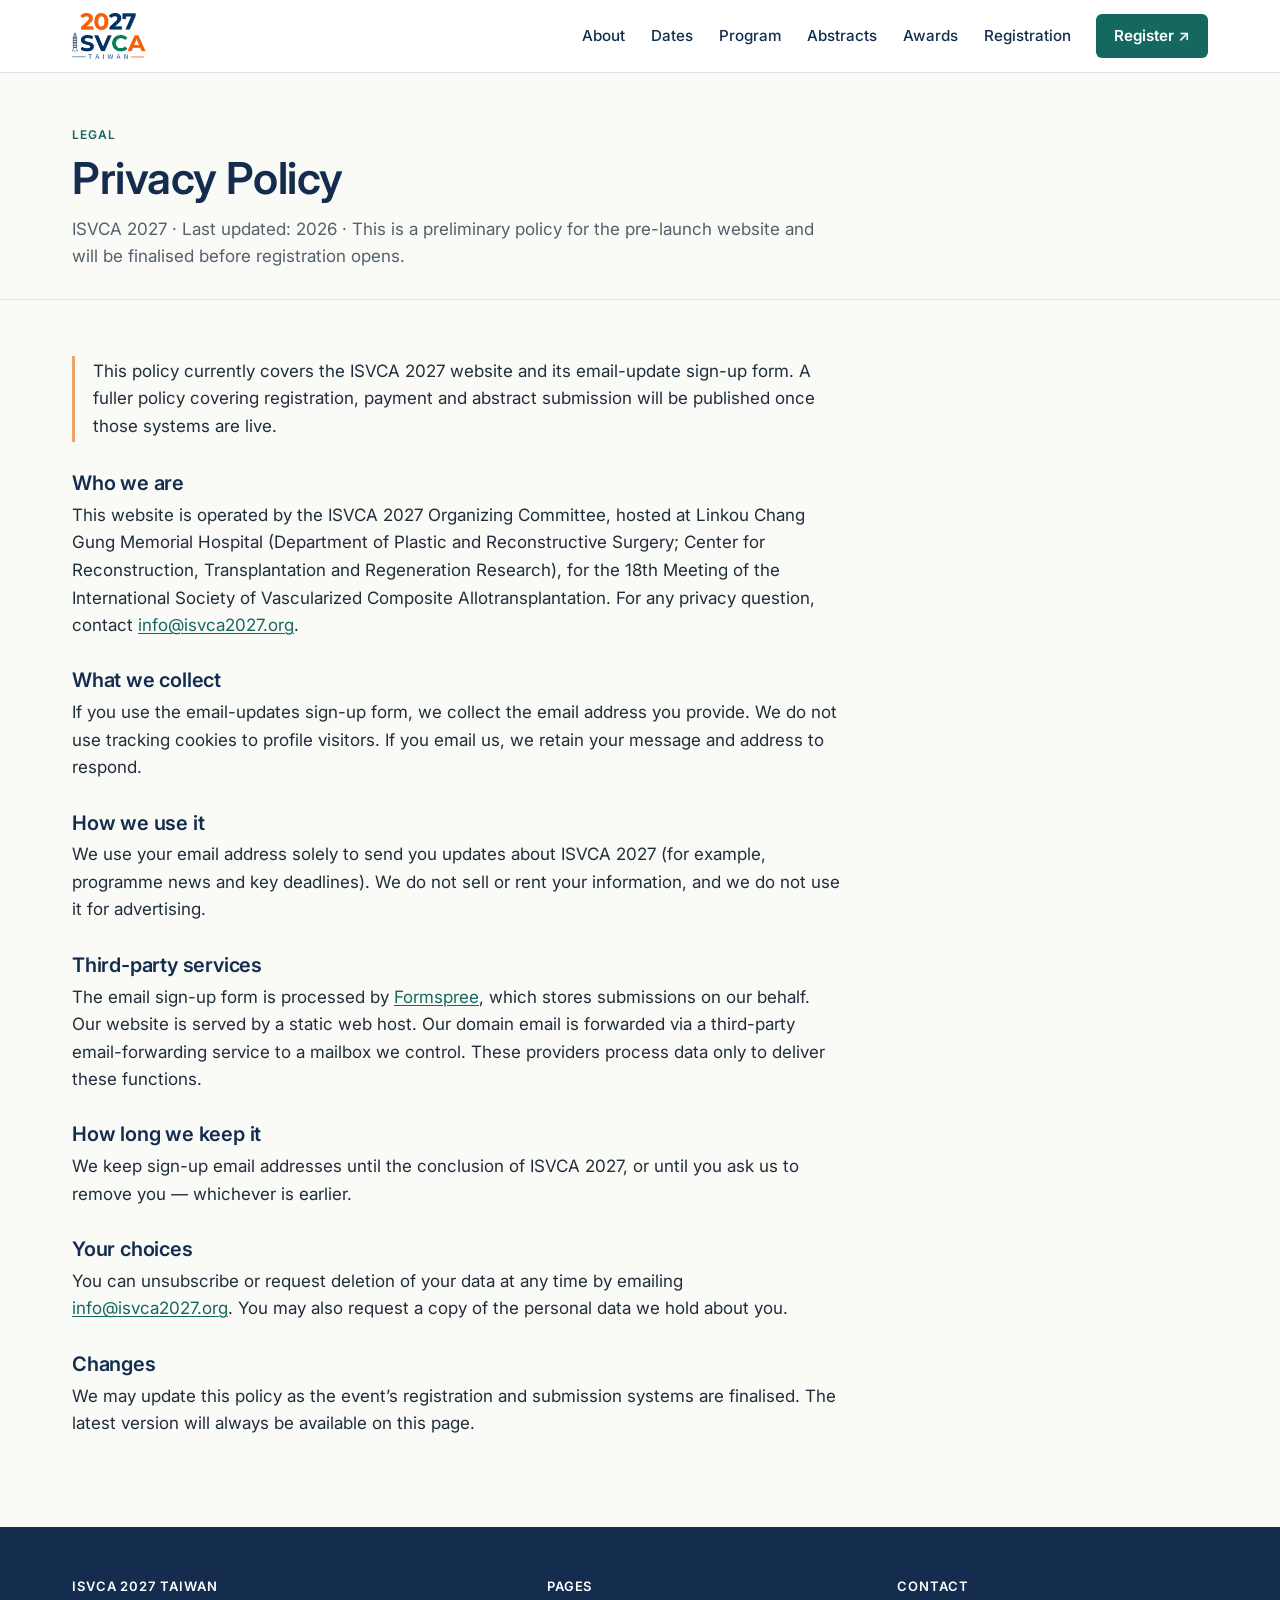
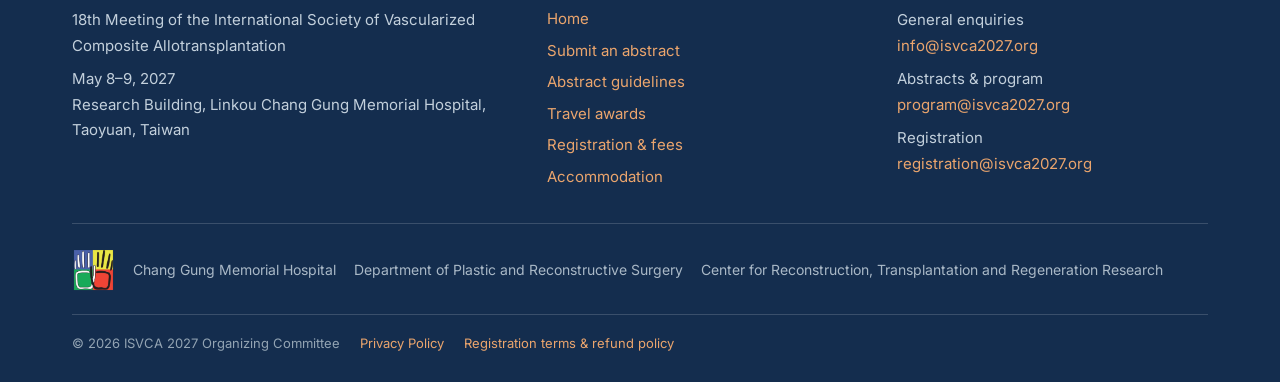
<file: privacy.html>
<!DOCTYPE html>
<html lang="en">
<head>
<meta charset="UTF-8">
<meta name="viewport" content="width=device-width, initial-scale=1">
<title>Privacy Policy — ISVCA 2027</title>
<meta name="description" content="Privacy Policy for the ISVCA 2027 website and email updates.">
<link rel="canonical" href="https://isvca2027.org/privacy.html">
<meta name="robots" content="noindex">
<meta name="theme-color" content="#142D4E">
<link rel="icon" href="assets/favicon.svg" type="image/svg+xml">
<link rel="preconnect" href="https://fonts.googleapis.com">
<link rel="preconnect" href="https://fonts.gstatic.com" crossorigin>
<link rel="stylesheet" href="https://fonts.googleapis.com/css2?family=Inter:wght@400;500;600&display=swap">
<link rel="stylesheet" href="assets/css/site.css?v=4">
</head>
<body>
<a class="sr-only" href="#main">Skip to main content</a>
<header class="site-head">
  <div class="wrap site-head__in">
    <a class="site-head__brand" href="index.html"><img src="assets/logo.webp" width="288" height="180" alt="ISVCA 2027 Taiwan"></a>
    <a class="head-cta" href="https://payment.cgprstw.org/13" target="_blank" rel="noopener"
       aria-label="Register and pay on the official payment page">Register</a>
    <button class="nav-toggle" aria-expanded="false" aria-controls="site-nav">
      <svg width="16" height="12" viewBox="0 0 16 12" aria-hidden="true"><path d="M0 1h16M0 6h16M0 11h16" stroke="currentColor" stroke-width="1.6"/></svg>
      Menu
    </button>
    <nav class="site-nav" id="site-nav" aria-label="Main">
      <a href="index.html#about">About</a>
      <a href="index.html#dates">Dates</a>
      <a href="index.html#program">Program</a>
      <a href="abstract-guidelines.html">Abstracts</a>
      <a href="awards.html">Awards</a>
      <a href="registration.html">Registration<span class="nav-sub">Fees &amp; rules</span></a>
      <a class="nav-cta" href="https://payment.cgprstw.org/13" target="_blank" rel="noopener">Register ↗</a>
    </nav>
  </div>
</header>
<main id="main">
  <div class="docpage__head">
    <div class="wrap">
      <span class="kicker">Legal</span>
      <h1>Privacy Policy</h1>
      <p class="lede">ISVCA 2027 · Last updated: 2026 · This is a preliminary policy for the pre-launch website and will be finalised before registration opens.</p>
    </div>
  </div>
  <div class="wrap" style="padding-block:36px 72px">
    <div class="docbody">
      <div class="callout callout--accent"><p>This policy currently covers the ISVCA 2027 website and its email-update sign-up form. A fuller policy covering registration, payment and abstract submission will be published once those systems are live.</p></div>
      <h2 style="font-size:1.25rem;margin:1.8rem 0 .4rem">Who we are</h2>
      <p>This website is operated by the ISVCA 2027 Organizing Committee, hosted at Linkou Chang Gung Memorial Hospital (Department of Plastic and Reconstructive Surgery; Center for Reconstruction, Transplantation and Regeneration Research), for the 18th Meeting of the International Society of Vascularized Composite Allotransplantation. For any privacy question, contact <a href="mailto:info@isvca2027.org">info@isvca2027.org</a>.</p>
      <h2 style="font-size:1.25rem;margin:1.8rem 0 .4rem">What we collect</h2>
      <p>If you use the email-updates sign-up form, we collect the email address you provide. We do not use tracking cookies to profile visitors. If you email us, we retain your message and address to respond.</p>
      <h2 style="font-size:1.25rem;margin:1.8rem 0 .4rem">How we use it</h2>
      <p>We use your email address solely to send you updates about ISVCA 2027 (for example, programme news and key deadlines). We do not sell or rent your information, and we do not use it for advertising.</p>
      <h2 style="font-size:1.25rem;margin:1.8rem 0 .4rem">Third-party services</h2>
      <p>The email sign-up form is processed by <a href="https://formspree.io" target="_blank" rel="noopener">Formspree</a>, which stores submissions on our behalf. Our website is served by a static web host. Our domain email is forwarded via a third-party email-forwarding service to a mailbox we control. These providers process data only to deliver these functions.</p>
      <h2 style="font-size:1.25rem;margin:1.8rem 0 .4rem">How long we keep it</h2>
      <p>We keep sign-up email addresses until the conclusion of ISVCA 2027, or until you ask us to remove you — whichever is earlier.</p>
      <h2 style="font-size:1.25rem;margin:1.8rem 0 .4rem">Your choices</h2>
      <p>You can unsubscribe or request deletion of your data at any time by emailing <a href="mailto:info@isvca2027.org">info@isvca2027.org</a>. You may also request a copy of the personal data we hold about you.</p>
      <h2 style="font-size:1.25rem;margin:1.8rem 0 .4rem">Changes</h2>
      <p>We may update this policy as the event’s registration and submission systems are finalised. The latest version will always be available on this page.</p>
    </div>
  </div>
</main>

<footer class="site-foot">
  <div class="wrap">
    <div class="site-foot__cols">
      <div>
        <h2>ISVCA 2027 Taiwan</h2>
        <p>18th Meeting of the International Society of Vascularized Composite Allotransplantation</p>
        <p>May 8&ndash;9, 2027<br>Research Building, Linkou Chang Gung Memorial Hospital, Taoyuan, Taiwan</p>
      </div>
      <div>
        <h2>Pages</h2>
        <div class="site-foot__links">
          <a href="index.html">Home</a>
          <a href="submit-abstract.html">Submit an abstract</a>
          <a href="abstract-guidelines.html">Abstract guidelines</a>
          <a href="awards.html">Travel awards</a>
          <a href="registration.html">Registration &amp; fees</a>
          <a href="index.html#hotels">Accommodation</a>
        </div>
      </div>
      <div>
        <h2>Contact</h2>
        <p>General enquiries<br><a href="mailto:info@isvca2027.org">info@isvca2027.org</a></p>
        <p>Abstracts &amp; program<br><a href="mailto:program@isvca2027.org">program@isvca2027.org</a></p>
        <p>Registration<br><a href="mailto:registration@isvca2027.org">registration@isvca2027.org</a></p>
      </div>
    </div>
    <div class="site-foot__orgs">
      <img src="assets/hands.webp" width="283" height="287" loading="lazy" decoding="async" alt="International Society of Vascularized Composite Allotransplantation logo">
      <span>Chang Gung Memorial Hospital</span>
      <span>Department of Plastic and Reconstructive Surgery</span>
      <span>Center for Reconstruction, Transplantation and Regeneration Research</span>
    </div>
    <div class="site-foot__legal">
      <span>&copy; 2026 ISVCA 2027 Organizing Committee</span>
      <a href="privacy.html">Privacy Policy</a>
      <a href="registration.html#refund">Registration terms &amp; refund policy</a>
    </div>
  </div>
</footer>
<script src="assets/js/site.js?v=4" defer></script>
</body>
</html>
</file>
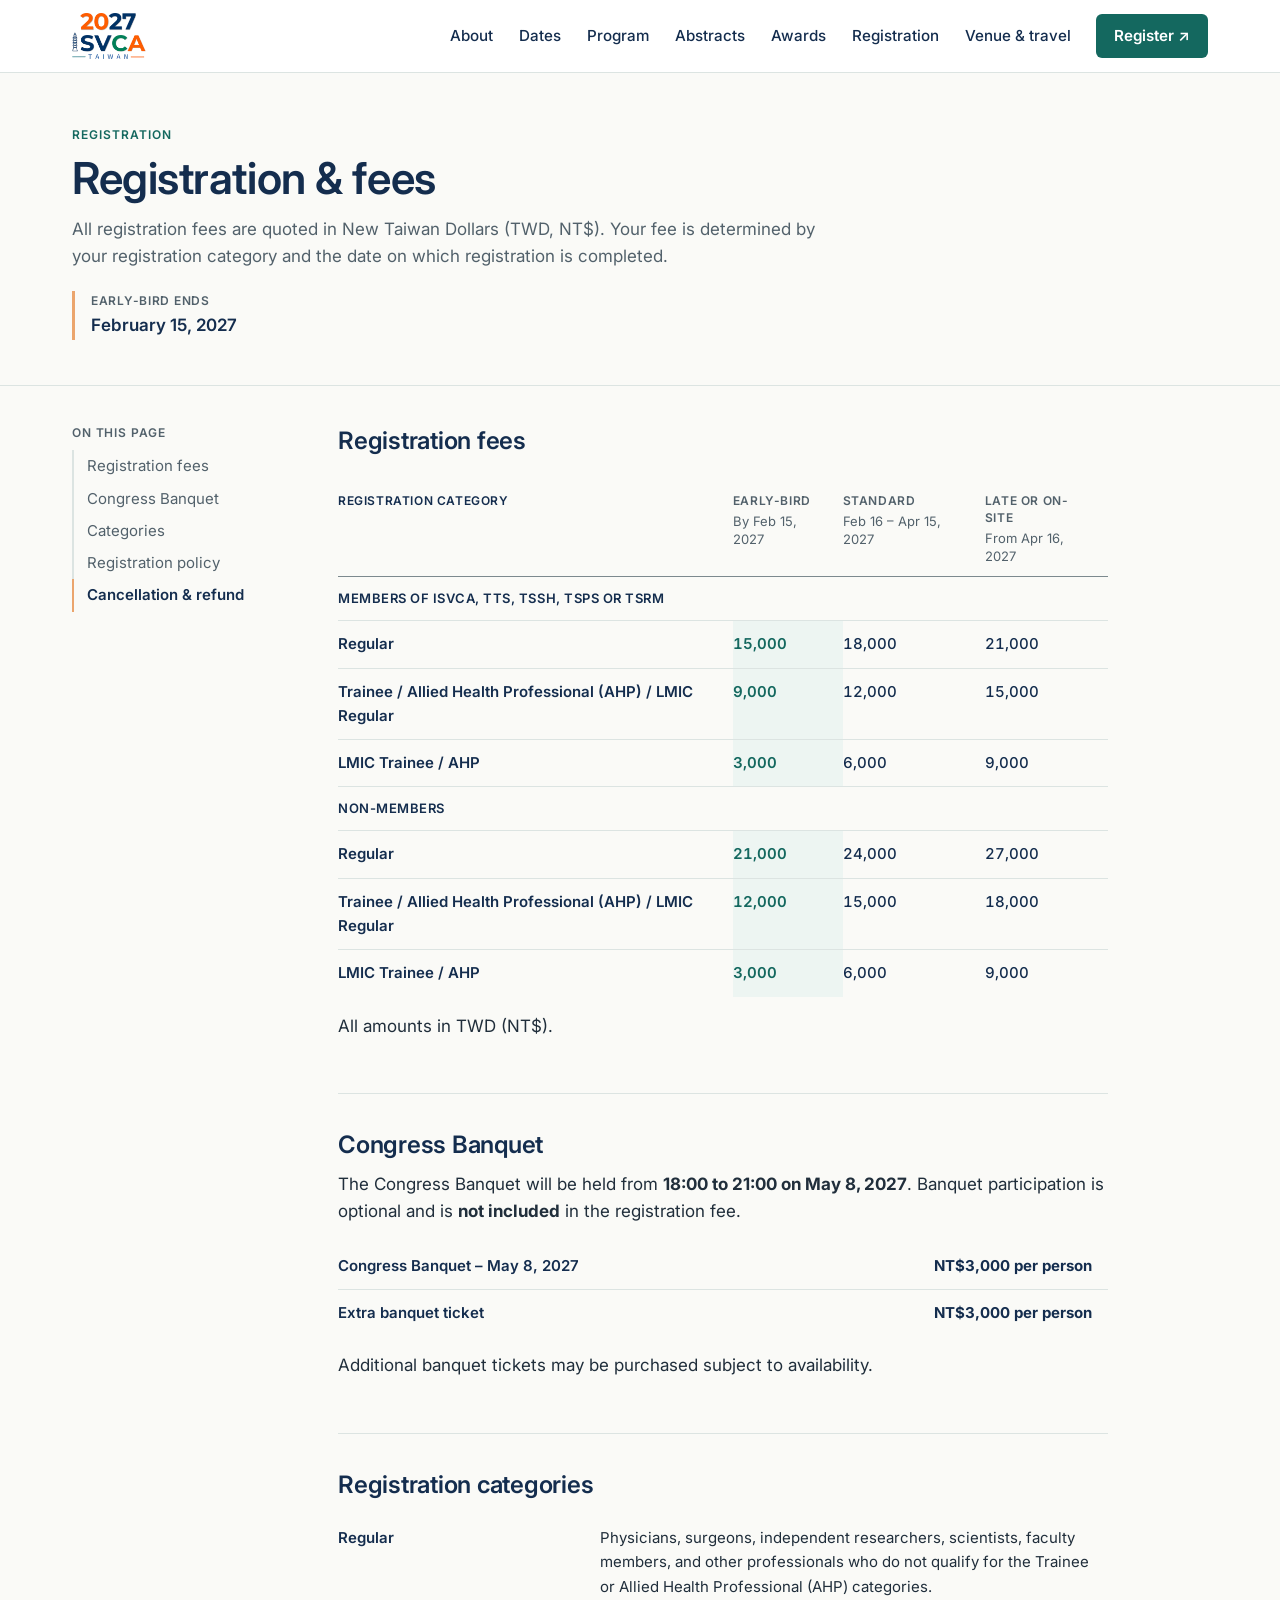
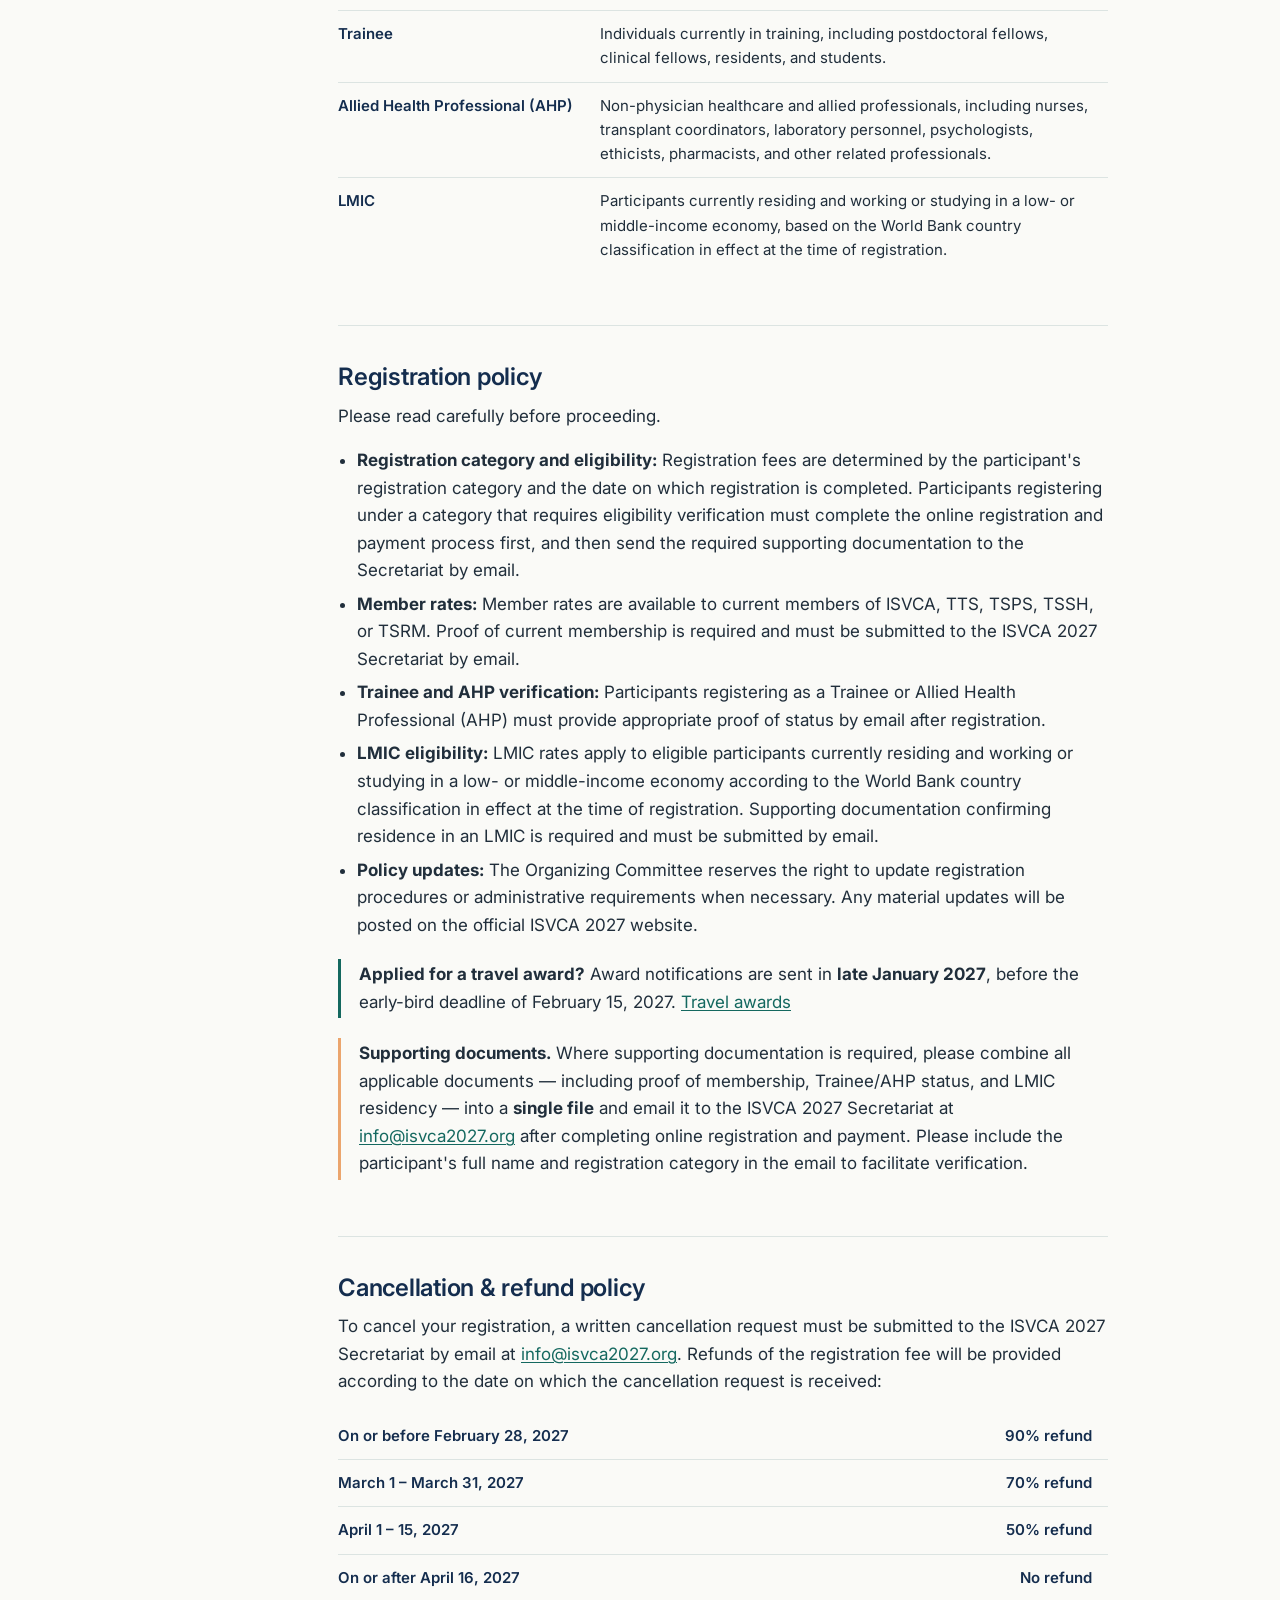
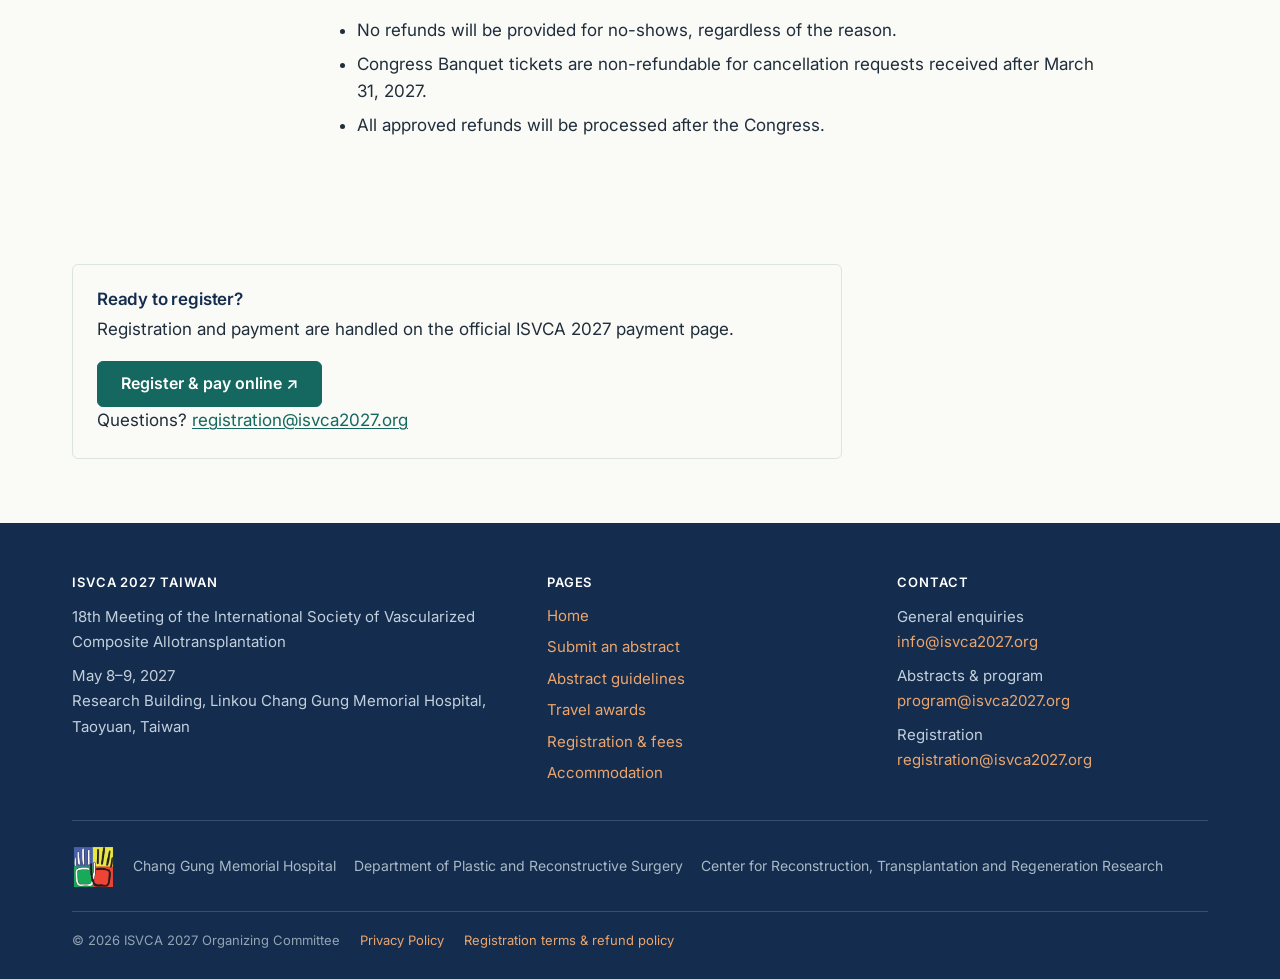
<file: registration.html>
<!DOCTYPE html>
<html lang="en">
<head>
<meta charset="UTF-8">
<meta name="viewport" content="width=device-width, initial-scale=1">
<title>Registration — ISVCA 2027</title>
<meta name="description" content="ISVCA 2027 registration fees, categories, policy and cancellation terms. Early-bird by February 15, 2027.">
<link rel="canonical" href="https://isvca2027.org/registration.html">
<meta name="theme-color" content="#142D4E">
<link rel="icon" href="assets/favicon.svg" type="image/svg+xml">
<link rel="preconnect" href="https://fonts.googleapis.com">
<link rel="preconnect" href="https://fonts.gstatic.com" crossorigin>
<link rel="stylesheet" href="https://fonts.googleapis.com/css2?family=Inter:wght@400;500;600&display=swap">
<link rel="stylesheet" href="assets/css/site.css?v=4">
</head>
<body>
<a class="sr-only" href="#main">Skip to main content</a>

<header class="site-head">
  <div class="wrap site-head__in">
    <a class="site-head__brand" href="index.html"><img src="assets/logo.webp" width="288" height="180" alt="ISVCA 2027 Taiwan"></a>
    <a class="head-cta" href="https://payment.cgprstw.org/13" target="_blank" rel="noopener"
       aria-label="Register and pay on the official payment page">Register</a>
    <button class="nav-toggle" aria-expanded="false" aria-controls="site-nav">
      <svg width="16" height="12" viewBox="0 0 16 12" aria-hidden="true"><path d="M0 1h16M0 6h16M0 11h16" stroke="currentColor" stroke-width="1.6"/></svg>
      Menu
    </button>
    <nav class="site-nav" id="site-nav" aria-label="Main">
      <a href="index.html#about">About</a>
      <a href="index.html#dates">Dates</a>
      <a href="index.html#program">Program</a>
      <a href="abstract-guidelines.html">Abstracts</a>
      <a href="awards.html">Awards</a>
      <a href="registration.html">Registration<span class="nav-sub">Fees &amp; rules</span></a>
      <a href="index.html#travel">Venue &amp; travel</a>
      <a class="nav-cta" href="https://payment.cgprstw.org/13" target="_blank" rel="noopener">Register ↗</a>
    </nav>
  </div>
</header>

<main id="main">
  <div class="docpage__head">
    <div class="wrap">
      <span class="kicker">Registration</span>
      <h1>Registration &amp; fees</h1>
      <p class="lede">All registration fees are quoted in New Taiwan Dollars (TWD, NT$). Your fee is determined by your registration category and the date on which registration is completed.</p>
      <p class="docpage__meta"><span class="k">Early-bird ends</span> <span class="v">February 15, 2027</span></p>
    </div>
  </div>

  <div class="wrap docpage">
    <aside class="toc">
      <h2>On this page</h2>
      <nav aria-label="Sections of this page">
        <a href="#fees">Registration fees</a>
        <a href="#banquet">Congress Banquet</a>
        <a href="#categories">Categories</a>
        <a href="#policy">Registration policy</a>
        <a href="#refund">Cancellation &amp; refund</a>
      </nav>
    </aside>

    <div class="docbody">
<section id="fees">
      <h2>Registration fees</h2>
      <p class="tablewrap__hint">Scroll the table sideways to see standard and late rates.</p>
      <div class="tablewrap" tabindex="0" role="region" aria-label="Registration fees by category and date">
        <table class="feetable">
          <thead>
            <tr>
              <th>Registration category</th>
              <th>Early-bird<span>By Feb 15, 2027</span></th>
              <th>Standard<span>Feb 16 – Apr 15, 2027</span></th>
              <th>Late or on-site<span>From Apr 16, 2027</span></th>
            </tr>
          </thead>
          <tbody>
            <tr><th scope="rowgroup" colspan="4">Members of ISVCA, TTS, TSSH, TSPS or TSRM</th></tr>
            <tr><td>Regular</td><td class="num is-early">15,000</td><td class="num">18,000</td><td class="num">21,000</td></tr>
            <tr><td>Trainee / Allied Health Professional (AHP) / LMIC Regular</td><td class="num is-early">9,000</td><td class="num">12,000</td><td class="num">15,000</td></tr>
            <tr><td>LMIC Trainee / AHP</td><td class="num is-early">3,000</td><td class="num">6,000</td><td class="num">9,000</td></tr>
            <tr><th scope="rowgroup" colspan="4">Non-members</th></tr>
            <tr><td>Regular</td><td class="num is-early">21,000</td><td class="num">24,000</td><td class="num">27,000</td></tr>
            <tr><td>Trainee / Allied Health Professional (AHP) / LMIC Regular</td><td class="num is-early">12,000</td><td class="num">15,000</td><td class="num">18,000</td></tr>
            <tr><td>LMIC Trainee / AHP</td><td class="num is-early">3,000</td><td class="num">6,000</td><td class="num">9,000</td></tr>
          </tbody>
        </table>
      </div>
      <p class="muted-note">All amounts in TWD (NT$).</p>
    </section>

    <section id="banquet">
      <h2>Congress Banquet</h2>
      <p>The Congress Banquet will be held from <b>18:00 to 21:00 on May 8, 2027</b>. Banquet participation is optional and is <b>not included</b> in the registration fee.</p>
      <table class="plain">
        <tr><td>Congress Banquet – May 8, 2027</td><td style="text-align:right;font-weight:700;color:var(--navy)">NT$3,000 per person</td></tr>
        <tr><td>Extra banquet ticket</td><td style="text-align:right;font-weight:700;color:var(--navy)">NT$3,000 per person</td></tr>
      </table>
      <p class="muted-note">Additional banquet tickets may be purchased subject to availability.</p>
    </section>

    <section id="categories">
      <h2>Registration categories</h2>
      <table class="plain">
        <tr><td>Regular</td><td>Physicians, surgeons, independent researchers, scientists, faculty members, and other professionals who do not qualify for the Trainee or Allied Health Professional (AHP) categories.</td></tr>
        <tr><td>Trainee</td><td>Individuals currently in training, including postdoctoral fellows, clinical fellows, residents, and students.</td></tr>
        <tr><td>Allied Health Professional (AHP)</td><td>Non-physician healthcare and allied professionals, including nurses, transplant coordinators, laboratory personnel, psychologists, ethicists, pharmacists, and other related professionals.</td></tr>
        <tr><td>LMIC</td><td>Participants currently residing and working or studying in a low- or middle-income economy, based on the World Bank country classification in effect at the time of registration.</td></tr>
      </table>
    </section>

    <section id="policy">
      <h2>Registration policy</h2>
      <p>Please read carefully before proceeding.</p>
      <ul>
        <li><b>Registration category and eligibility:</b> Registration fees are determined by the participant's registration category and the date on which registration is completed. Participants registering under a category that requires eligibility verification must complete the online registration and payment process first, and then send the required supporting documentation to the Secretariat by email.</li>
        <li><b>Member rates:</b> Member rates are available to current members of ISVCA, TTS, TSPS, TSSH, or TSRM. Proof of current membership is required and must be submitted to the ISVCA 2027 Secretariat by email.</li>
        <li><b>Trainee and AHP verification:</b> Participants registering as a Trainee or Allied Health Professional (AHP) must provide appropriate proof of status by email after registration.</li>
        <li><b>LMIC eligibility:</b> LMIC rates apply to eligible participants currently residing and working or studying in a low- or middle-income economy according to the World Bank country classification in effect at the time of registration. Supporting documentation confirming residence in an LMIC is required and must be submitted by email.</li>
        <li><b>Policy updates:</b> The Organizing Committee reserves the right to update registration procedures or administrative requirements when necessary. Any material updates will be posted on the official ISVCA 2027 website.</li>
      </ul>
      <div class="callout callout--green">
        <p style="margin-bottom:0"><b>Applied for a travel award?</b> Award notifications are sent in
          <b>late January 2027</b>, before the early-bird deadline of February 15, 2027.
          <a href="awards.html">Travel awards</a></p>
      </div>
      <div class="callout callout--accent">
        <b>Supporting documents.</b> Where supporting documentation is required, please combine all applicable documents — including proof of membership, Trainee/AHP status, and LMIC residency — into a <b>single file</b> and email it to the ISVCA 2027 Secretariat at <a href="mailto:info@isvca2027.org">info@isvca2027.org</a> after completing online registration and payment. Please include the participant's full name and registration category in the email to facilitate verification.
      </div>
    </section>

    <section id="refund">
      <h2>Cancellation &amp; refund policy</h2>
      <p>To cancel your registration, a written cancellation request must be submitted to the ISVCA 2027 Secretariat by email at <a href="mailto:info@isvca2027.org">info@isvca2027.org</a>. Refunds of the registration fee will be provided according to the date on which the cancellation request is received:</p>
      <table class="refundtable">
        <tr><td>On or before February 28, 2027</td><td>90% refund</td></tr>
        <tr><td>March 1 – March 31, 2027</td><td>70% refund</td></tr>
        <tr><td>April 1 – 15, 2027</td><td>50% refund</td></tr>
        <tr><td>On or after April 16, 2027</td><td>No refund</td></tr>
      </table>
      <ul>
        <li>No refunds will be provided for no-shows, regardless of the reason.</li>
        <li>Congress Banquet tickets are non-refundable for cancellation requests received after March 31, 2027.</li>
        <li>All approved refunds will be processed after the Congress.</li>
      </ul>
    </section>
    </div>
  </div>

  <div class="wrap" style="padding-bottom:64px">
    <div class="panel" style="max-width:var(--measure)">
      <h2 style="font-size:1.0625rem;margin-bottom:.4rem">Ready to register?</h2>
<p>Registration and payment are handled on the official ISVCA 2027 payment page.</p>
    <a class="btn btn--primary" href="https://payment.cgprstw.org/13" target="_blank" rel="noopener">Register &amp; pay online ↗</a>
    <p>Questions? <a href="mailto:registration@isvca2027.org">registration@isvca2027.org</a></p>
    </div>
  </div>

</main>

<footer class="site-foot">
  <div class="wrap">
    <div class="site-foot__cols">
      <div>
        <h2>ISVCA 2027 Taiwan</h2>
        <p>18th Meeting of the International Society of Vascularized Composite Allotransplantation</p>
        <p>May 8&ndash;9, 2027<br>Research Building, Linkou Chang Gung Memorial Hospital, Taoyuan, Taiwan</p>
      </div>
      <div>
        <h2>Pages</h2>
        <div class="site-foot__links">
          <a href="index.html">Home</a>
          <a href="submit-abstract.html">Submit an abstract</a>
          <a href="abstract-guidelines.html">Abstract guidelines</a>
          <a href="awards.html">Travel awards</a>
          <a href="registration.html">Registration &amp; fees</a>
          <a href="index.html#hotels">Accommodation</a>
        </div>
      </div>
      <div>
        <h2>Contact</h2>
        <p>General enquiries<br><a href="mailto:info@isvca2027.org">info@isvca2027.org</a></p>
        <p>Abstracts &amp; program<br><a href="mailto:program@isvca2027.org">program@isvca2027.org</a></p>
        <p>Registration<br><a href="mailto:registration@isvca2027.org">registration@isvca2027.org</a></p>
      </div>
    </div>
    <div class="site-foot__orgs">
      <img src="assets/hands.webp" width="283" height="287" loading="lazy" decoding="async" alt="International Society of Vascularized Composite Allotransplantation logo">
      <span>Chang Gung Memorial Hospital</span>
      <span>Department of Plastic and Reconstructive Surgery</span>
      <span>Center for Reconstruction, Transplantation and Regeneration Research</span>
    </div>
    <div class="site-foot__legal">
      <span>&copy; 2026 ISVCA 2027 Organizing Committee</span>
      <a href="privacy.html">Privacy Policy</a>
      <a href="registration.html#refund">Registration terms &amp; refund policy</a>
    </div>
  </div>
</footer>
<script src="assets/js/site.js?v=4" defer></script>
</body>
</html>
</file>
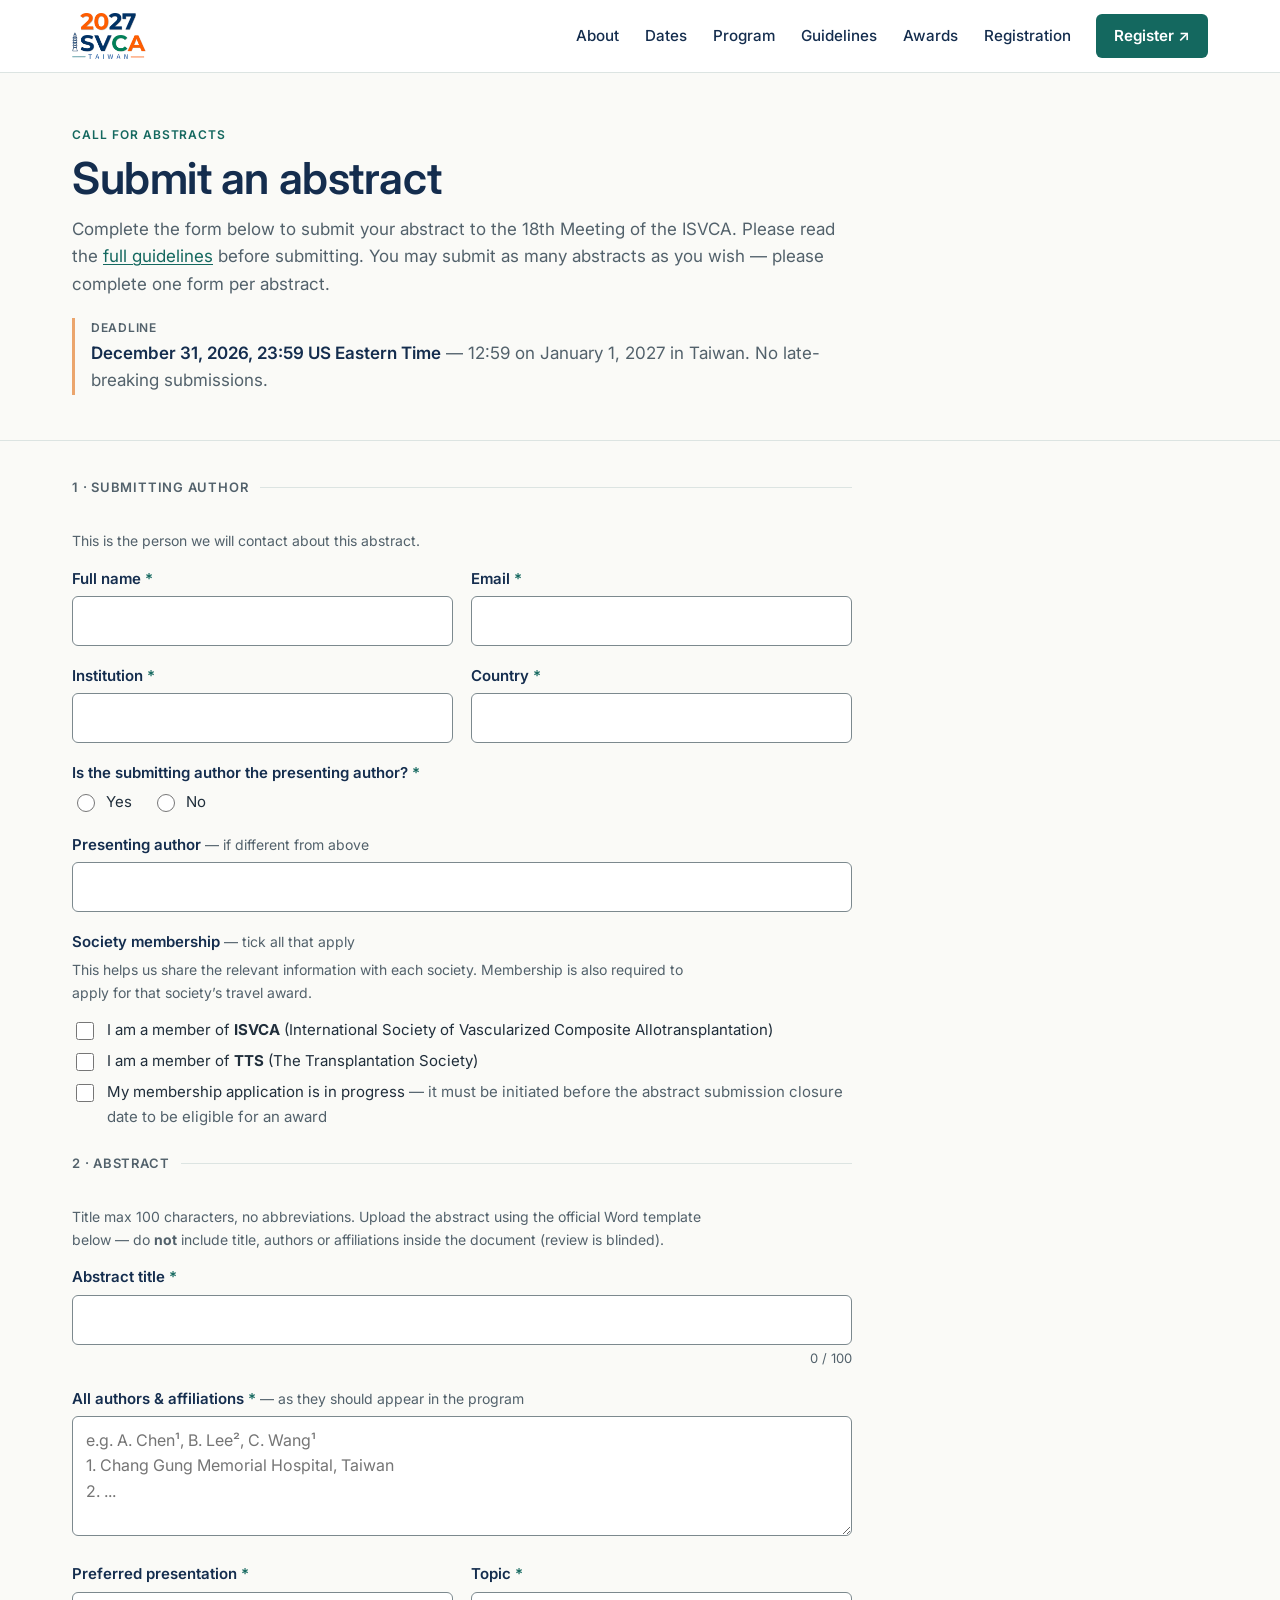
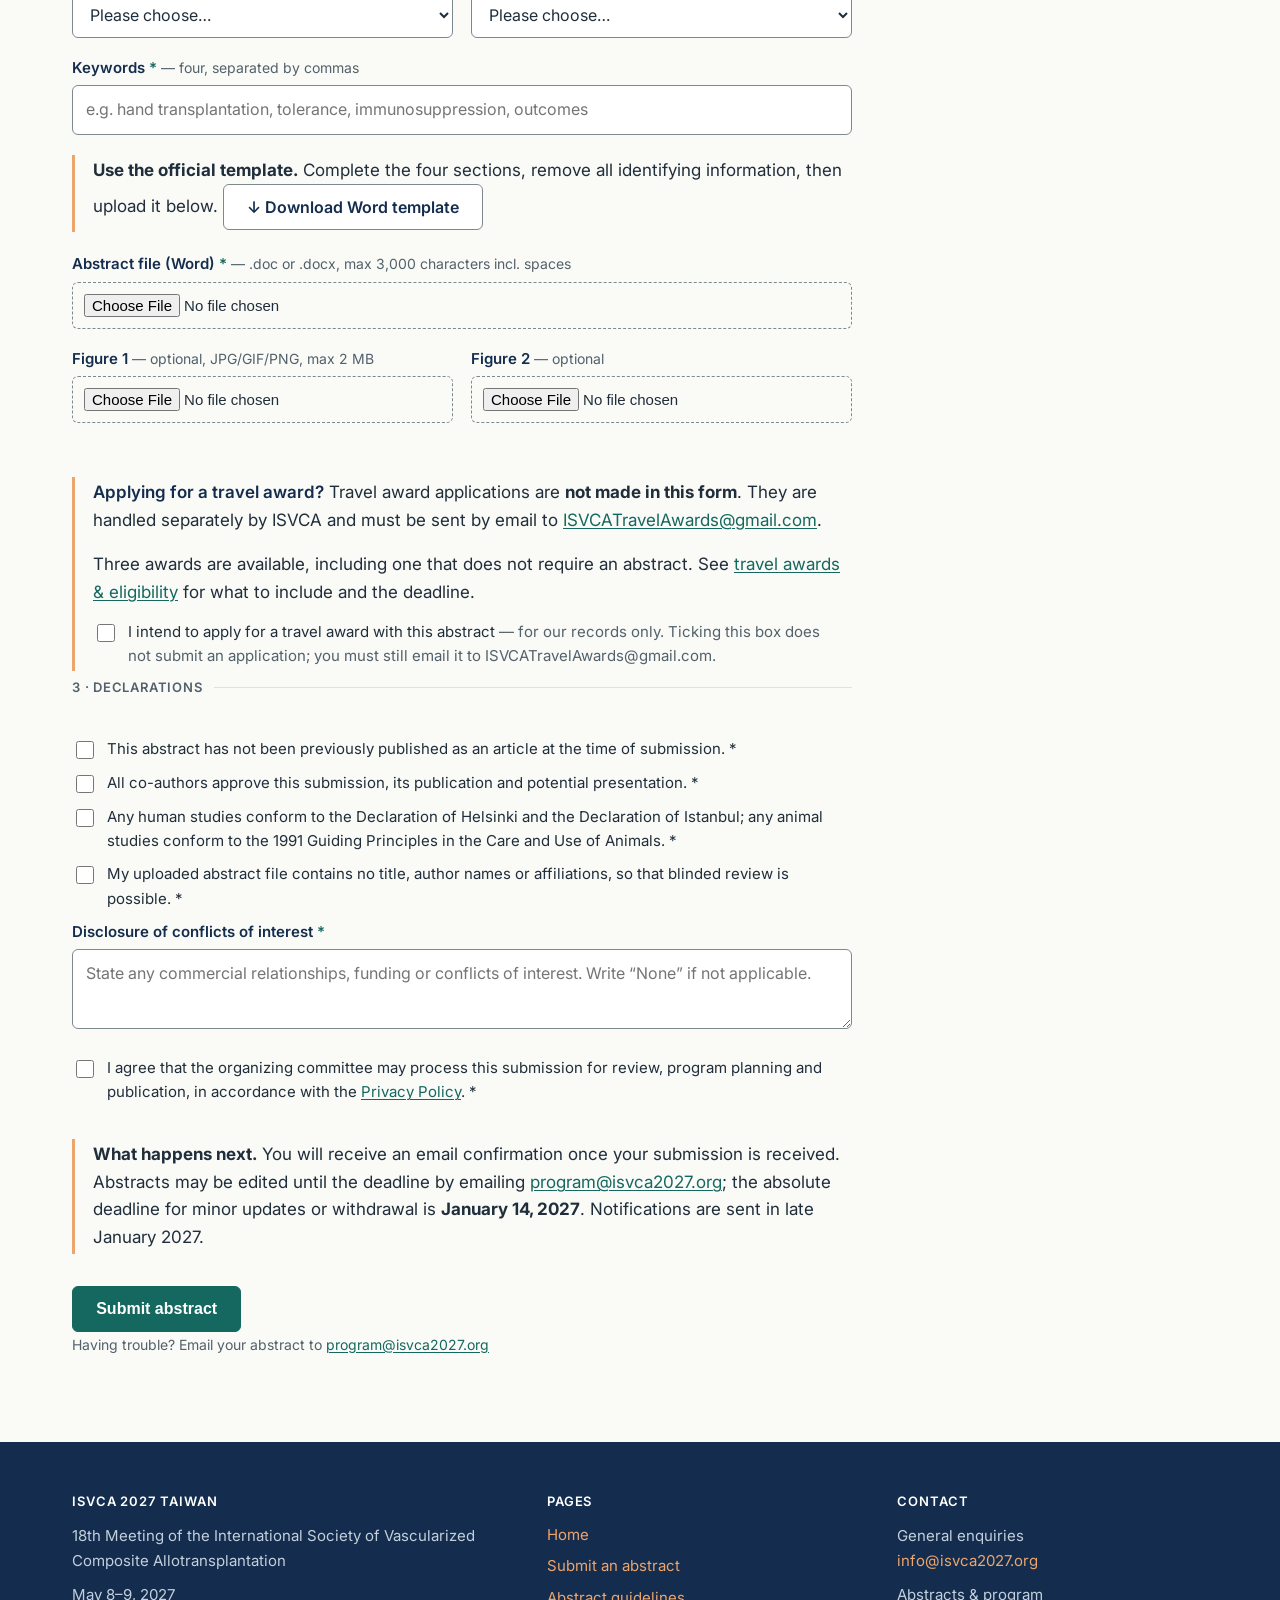
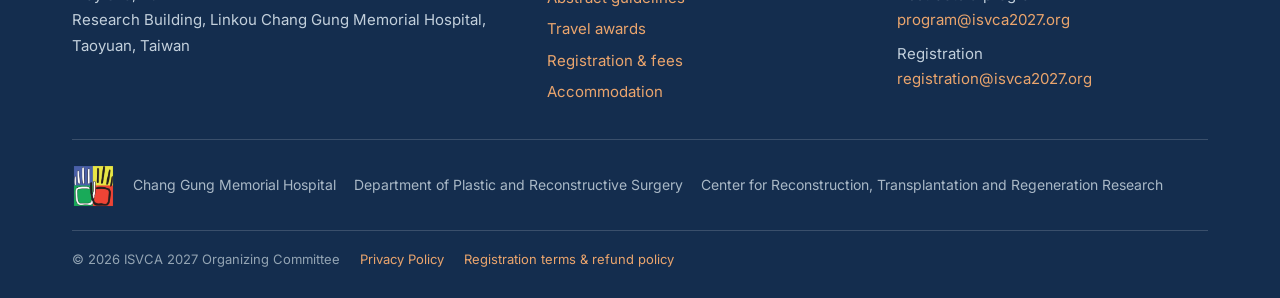
<file: submit-abstract.html>
<!DOCTYPE html>
<html lang="en">
<head>
<meta charset="UTF-8">
<meta name="viewport" content="width=device-width, initial-scale=1">
<title>Submit an abstract — ISVCA 2027</title>
<meta name="description" content="Abstract submission form for ISVCA 2027 — the 18th Meeting of the International Society of Vascularized Composite Allotransplantation, May 8–9 2027, Taiwan.">
<link rel="canonical" href="https://isvca2027.org/submit-abstract.html">
<meta name="theme-color" content="#142D4E">
<link rel="icon" href="assets/favicon.svg" type="image/svg+xml">
<link rel="preconnect" href="https://fonts.googleapis.com">
<link rel="preconnect" href="https://fonts.gstatic.com" crossorigin>
<link rel="stylesheet" href="https://fonts.googleapis.com/css2?family=Inter:wght@400;500;600&display=swap">
<link rel="stylesheet" href="assets/css/site.css?v=4">
</head>
<body>
<a class="sr-only" href="#main">Skip to main content</a>

<header class="site-head">
  <div class="wrap site-head__in">
    <a class="site-head__brand" href="index.html"><img src="assets/logo.webp" width="288" height="180" alt="ISVCA 2027 Taiwan"></a>
    <a class="head-cta" href="https://payment.cgprstw.org/13" target="_blank" rel="noopener"
       aria-label="Register and pay on the official payment page">Register</a>
    <button class="nav-toggle" aria-expanded="false" aria-controls="site-nav">
      <svg width="16" height="12" viewBox="0 0 16 12" aria-hidden="true"><path d="M0 1h16M0 6h16M0 11h16" stroke="currentColor" stroke-width="1.6"/></svg>
      Menu
    </button>
    <nav class="site-nav" id="site-nav" aria-label="Main">
      <a href="index.html#about">About</a>
      <a href="index.html#dates">Dates</a>
      <a href="index.html#program">Program</a>
      <a href="abstract-guidelines.html">Guidelines</a>
      <a href="awards.html">Awards</a>
      <a href="registration.html">Registration<span class="nav-sub">Fees &amp; rules</span></a>
      <a class="nav-cta" href="https://payment.cgprstw.org/13" target="_blank" rel="noopener">Register ↗</a>
    </nav>
  </div>
</header>

<main id="main">
  <div class="docpage__head">
    <div class="wrap">
      <span class="kicker">Call for abstracts</span>
      <h1>Submit an abstract</h1>
      <p class="lede">Complete the form below to submit your abstract to the 18th Meeting of the ISVCA. Please read the
        <a href="abstract-guidelines.html">full guidelines</a> before submitting. You may submit as many abstracts as you
        wish — please complete one form per abstract.</p>
      <p class="docpage__meta"><span class="k">Deadline</span> <span class="v">December 31, 2026, 23:59 US Eastern Time</span> — 12:59 on January 1, 2027 in Taiwan. No late-breaking submissions.</p>
    </div>
  </div>

  <div class="wrap" style="padding-block:36px 72px">
    <div class="form" style="max-width:780px">
<form name="abstract-submission" method="POST" data-netlify="true" netlify-honeypot="company" enctype="multipart/form-data" action="/abstract-thanks.html" id="absForm">
    <input type="hidden" name="form-name" value="abstract-submission">
    <input type="hidden" name="subject" data-remove-prefix value="ISVCA 2027 abstract submission (%{submissionId})">
    <p class="sr-only"><label>Do not fill this in: <input name="company"></label></p>

    <fieldset>
      <legend>1 · Submitting author</legend>
      <p class="help">This is the person we will contact about this abstract.</p>
      <div class="rowfields">
        <div class="field"><label class="lbl" for="name">Full name <span class="req">*</span></label>
          <input type="text" id="name" name="Submitting author" required></div>
        <div class="field"><label class="lbl" for="email">Email <span class="req">*</span></label>
          <input type="email" id="email" name="email" required></div>
      </div>
      <div class="rowfields">
        <div class="field"><label class="lbl" for="inst">Institution <span class="req">*</span></label>
          <input type="text" id="inst" name="Institution" required></div>
        <div class="field"><label class="lbl" for="country">Country <span class="req">*</span></label>
          <input type="text" id="country" name="Country" required></div>
      </div>
      <div class="field">
        <label class="lbl">Is the submitting author the presenting author? <span class="req">*</span></label>
        <div class="radiogroup is-inline">
          <label><input type="radio" name="Is presenting author" value="Yes" required> Yes</label>
          <label><input type="radio" name="Is presenting author" value="No"> No</label>
        </div>
      </div>
      <div class="field"><label class="lbl" for="presenter">Presenting author <span class="opt">— if different from above</span></label>
        <input type="text" id="presenter" name="Presenting author (if different)"></div>

      <div class="field">
        <label class="lbl">Society membership <span class="opt">— tick all that apply</span></label>
        <p class="help">This helps us share the relevant information with each society. Membership is also required to apply for that society&rsquo;s travel award.</p>
        <div class="check" style="margin:6px 0">
          <input type="checkbox" id="mISVCA" name="ISVCA member" value="Yes">
          <label for="mISVCA">I am a member of <b>ISVCA</b> (International Society of Vascularized Composite Allotransplantation)</label>
        </div>
        <div class="check" style="margin:6px 0">
          <input type="checkbox" id="mTTS" name="TTS member" value="Yes">
          <label for="mTTS">I am a member of <b>TTS</b> (The Transplantation Society)</label>
        </div>
        <div class="check" style="margin:6px 0">
          <input type="checkbox" id="mPending" name="Membership application in progress" value="Yes">
          <label for="mPending">My membership application is in progress <span style="color:var(--muted)">— it must be initiated before the abstract submission closure date to be eligible for an award</span></label>
        </div>
      </div>
    </fieldset>

    <fieldset>
      <legend>2 · Abstract</legend>
      <p class="help">Title max 100 characters, no abbreviations. Upload the abstract using the official Word template below — do <b>not</b> include title, authors or affiliations inside the document (review is blinded).</p>
      <div class="field">
        <label class="lbl" for="title">Abstract title <span class="req">*</span></label>
        <input type="text" id="title" name="Abstract title" maxlength="100" required>
        <div class="counter" id="titleCount">0 / 100</div>
      </div>
      <div class="field">
        <label class="lbl" for="authors">All authors &amp; affiliations <span class="req">*</span> <span class="opt">— as they should appear in the program</span></label>
        <textarea id="authors" name="All authors and affiliations" required placeholder="e.g. A. Chen¹, B. Lee², C. Wang¹&#10;1. Chang Gung Memorial Hospital, Taiwan&#10;2. ..."></textarea>
      </div>
      <div class="rowfields">
        <div class="field"><label class="lbl" for="cat">Preferred presentation <span class="req">*</span></label>
          <select id="cat" name="Preferred presentation" required>
            <option value="">Please choose…</option>
            <option>Oral</option><option>Poster</option><option>No preference</option>
          </select></div>
        <div class="field"><label class="lbl" for="topic">Topic <span class="req">*</span></label>
          <select id="topic" name="Topic" required>
            <option value="">Please choose…</option>
            <option>Hand &amp; upper extremity transplantation</option>
            <option>Face transplantation</option>
            <option>Immunology, tolerance &amp; histopathology</option>
            <option>Translational research</option>
            <option>Emerging technologies &amp; therapies</option>
            <option>Functional assessment &amp; rehabilitation</option>
            <option>Psychosocial issues</option>
            <option>Medical management</option>
            <option>Ethics, policy &amp; administration</option>
            <option>Other</option>
          </select></div>
      </div>
      <div class="field"><label class="lbl" for="keywords">Keywords <span class="req">*</span> <span class="opt">— four, separated by commas</span></label>
        <input type="text" id="keywords" name="Keywords" required placeholder="e.g. hand transplantation, tolerance, immunosuppression, outcomes"></div>
      <div class="callout callout--accent">
        <span><b>Use the official template.</b> Complete the four sections, remove all identifying information, then upload it below.</span>
        <a class="btn btn--secondary" href="ISVCA2027-Abstract-Template.docx" download>↓ Download Word template</a>
      </div>
      <div class="field">
        <label class="lbl" for="absfile">Abstract file (Word) <span class="req">*</span> <span class="opt">— .doc or .docx, max 3,000 characters incl. spaces</span></label>
        <input type="file" id="absfile" name="Abstract file" accept=".doc,.docx,.pdf" required>
      </div>
      <div class="rowfields">
        <div class="field"><label class="lbl" for="fig1">Figure 1 <span class="opt">— optional, JPG/GIF/PNG, max 2 MB</span></label>
          <input type="file" id="fig1" name="Figure 1" accept="image/jpeg,image/png,image/gif"></div>
        <div class="field"><label class="lbl" for="fig2">Figure 2 <span class="opt">— optional</span></label>
          <input type="file" id="fig2" name="Figure 2" accept="image/jpeg,image/png,image/gif"></div>
      </div>
    </fieldset>

    <div class="callout callout--accent" style="margin:30px 0 6px">
      <p><span class="callout__title">Applying for a travel award?</span> Travel award applications are
        <b>not made in this form</b>. They are handled separately by ISVCA and must be sent by email to
        <a href="mailto:ISVCATravelAwards@gmail.com">ISVCATravelAwards@gmail.com</a>.</p>
      <p style="margin-bottom:0">Three awards are available, including one that does not require an abstract.
        See <a href="awards.html">travel awards &amp; eligibility</a> for what to include and the deadline.</p>
      <div class="check" style="margin:14px 0 0">
        <input type="checkbox" id="awardIntent" name="Intends to apply for a travel award" value="Yes">
        <label for="awardIntent">I intend to apply for a travel award with this abstract
          <span style="color:var(--muted)">— for our records only. Ticking this box does not submit an application; you must still email it to ISVCATravelAwards@gmail.com.</span></label>
      </div>
    </div>

    <fieldset>
      <legend>3 · Declarations</legend>
      <div class="check">
        <input type="checkbox" name="Not previously published" required>
        <label>This abstract has not been previously published as an article at the time of submission. <span class="req">*</span></label>
      </div>
      <div class="check">
        <input type="checkbox" name="Co-authors approve" required>
        <label>All co-authors approve this submission, its publication and potential presentation. <span class="req">*</span></label>
      </div>
      <div class="check">
        <input type="checkbox" name="Ethics compliance" required>
        <label>Any human studies conform to the Declaration of Helsinki and the Declaration of Istanbul; any animal studies conform to the 1991 Guiding Principles in the Care and Use of Animals. <span class="req">*</span></label>
      </div>
      <div class="check">
        <input type="checkbox" name="Blinded document" required>
        <label>My uploaded abstract file contains no title, author names or affiliations, so that blinded review is possible. <span class="req">*</span></label>
      </div>
      <div class="field">
        <label class="lbl" for="disclosure">Disclosure of conflicts of interest <span class="req">*</span></label>
        <textarea id="disclosure" name="Disclosure" required placeholder="State any commercial relationships, funding or conflicts of interest. Write “None” if not applicable." style="min-height:80px"></textarea>
      </div>
      <div class="check">
        <input type="checkbox" name="Privacy consent" required>
        <label>I agree that the organizing committee may process this submission for review, program planning and publication, in accordance with the <a href="privacy.html">Privacy Policy</a>. <span class="req">*</span></label>
      </div>
    </fieldset>

    <div class="callout callout--accent">
      <b>What happens next.</b> You will receive an email confirmation once your submission is received. Abstracts may be edited until the deadline by emailing <a href="mailto:program@isvca2027.org">program@isvca2027.org</a>; the absolute deadline for minor updates or withdrawal is <b>January 14, 2027</b>. Notifications are sent in late January 2027.
    </div>

    <div class="actions">
      <button type="submit" class="btn btn--primary" id="submitBtn">Submit abstract</button>
      <p class="help">Having trouble? Email your abstract to <a href="mailto:program@isvca2027.org">program@isvca2027.org</a></p>
    </div>
  </form>
    </div>
  </div>
</main>

<footer class="site-foot">
  <div class="wrap">
    <div class="site-foot__cols">
      <div>
        <h2>ISVCA 2027 Taiwan</h2>
        <p>18th Meeting of the International Society of Vascularized Composite Allotransplantation</p>
        <p>May 8&ndash;9, 2027<br>Research Building, Linkou Chang Gung Memorial Hospital, Taoyuan, Taiwan</p>
      </div>
      <div>
        <h2>Pages</h2>
        <div class="site-foot__links">
          <a href="index.html">Home</a>
          <a href="submit-abstract.html">Submit an abstract</a>
          <a href="abstract-guidelines.html">Abstract guidelines</a>
          <a href="awards.html">Travel awards</a>
          <a href="registration.html">Registration &amp; fees</a>
          <a href="index.html#hotels">Accommodation</a>
        </div>
      </div>
      <div>
        <h2>Contact</h2>
        <p>General enquiries<br><a href="mailto:info@isvca2027.org">info@isvca2027.org</a></p>
        <p>Abstracts &amp; program<br><a href="mailto:program@isvca2027.org">program@isvca2027.org</a></p>
        <p>Registration<br><a href="mailto:registration@isvca2027.org">registration@isvca2027.org</a></p>
      </div>
    </div>
    <div class="site-foot__orgs">
      <img src="assets/hands.webp" width="283" height="287" loading="lazy" decoding="async" alt="International Society of Vascularized Composite Allotransplantation logo">
      <span>Chang Gung Memorial Hospital</span>
      <span>Department of Plastic and Reconstructive Surgery</span>
      <span>Center for Reconstruction, Transplantation and Regeneration Research</span>
    </div>
    <div class="site-foot__legal">
      <span>&copy; 2026 ISVCA 2027 Organizing Committee</span>
      <a href="privacy.html">Privacy Policy</a>
      <a href="registration.html#refund">Registration terms &amp; refund policy</a>
    </div>
  </div>
</footer>
<script src="assets/js/site.js?v=4" defer></script>
</body>
</html>
</file>
<file: assets/css/site.css>
/* ==========================================================================
   ISVCA 2027 — shared design system
   Editorial / academic conference styling. One typeface, restrained colour,
   thin rules and spacing instead of cards and shadows.
   ========================================================================== */

/* ---------- Tokens ---------------------------------------------------- */
:root{
  /* surfaces — warm white carries the page, white and two faint tints give rhythm */
  --page-bg:#FAFAF7;
  --surface:#FFFFFF;
  --surface-teal:#EDF5F2;
  --surface-blue:#EFF3F8;

  /* brand — drawn from the official poster */
  --brand-navy:#142D4E;
  --brand-teal:#14685F;
  --brand-teal-hover:#10554D;

  /* accent — apricot is for emphasis only, always with dark text on it */
  --accent-apricot:#EBA56D;
  --accent-warm-bg:#FFF1E5;
  --accent-warm-text:#8A431D;

  /* text + lines */
  --text-primary:#202E3B;
  --text-secondary:#52616B;
  --border-subtle:#DCE4E2;
  --border-control:#7C898E;
  --focus-ring:#14685F;

  /* legacy aliases, remapped onto the brand palette */
  --navy:var(--brand-navy);
  --ink:var(--text-primary);
  --muted:var(--text-secondary);
  --accent:var(--accent-apricot);
  --accent-dk:var(--brand-teal);
  --green:var(--brand-teal);
  --surface-alt:var(--page-bg);
  --rule:var(--border-subtle);
  --rule-strong:var(--border-control);

  /* type */
  --font:'Inter','Source Sans 3',-apple-system,BlinkMacSystemFont,'Segoe UI',Roboto,Helvetica,Arial,sans-serif;
  --fs-body:1.0625rem;
  --fs-small:0.875rem;
  --lh:1.62;
  --measure:70ch;

  /* layout */
  --maxw:1200px;
  --pad:32px;
  --section-y:72px;
  --radius:6px;
  --radius-sm:6px;
  --t:150ms;
}

@media (max-width:1060px){
  html{scroll-padding-top:62px}
  .toc{top:78px}
  .docbody section{scroll-margin-top:74px}
}
@media (max-width:760px){
  :root{ --pad:20px; --section-y:48px; --fs-body:1rem; }
  .s-head{margin-bottom:24px}
  .s-head h2{font-size:1.5rem}
  .panel{padding:20px}
  .docpage__head{padding-block:32px 22px}
  .site-foot{padding-block:40px 24px}
}

/* ---------- Reset ----------------------------------------------------- */
*,*::before,*::after{box-sizing:border-box}
html{-webkit-text-size-adjust:100%;scroll-behavior:smooth;scroll-padding-top:84px}
body{
  margin:0;background:var(--page-bg);color:var(--text-primary);overflow-wrap:break-word;
  font-family:var(--font);font-size:var(--fs-body);line-height:var(--lh);
  -webkit-font-smoothing:antialiased;text-rendering:optimizeLegibility;
}
img{max-width:100%;height:auto;display:block}
h1,h2,h3,h4,h5{margin:0;color:var(--navy);font-weight:600;line-height:1.22;letter-spacing:-0.01em}
/* Long single words ("Allotransplantation", an email address, a long link)
   must be able to break, or they push the page sideways once text is
   enlarged to 200%. overflow-wrap inherits, so one declaration covers all. */
p{margin:0 0 1em}
ul,ol{margin:0 0 1em;padding-left:1.25em}
li{margin:.35em 0}
a{color:var(--accent-dk);text-decoration:underline;text-underline-offset:2px;text-decoration-thickness:1px}
a:hover{color:var(--navy)}
:focus-visible{outline:3px solid var(--focus-ring);outline-offset:2px;border-radius:3px}
hr{border:none;border-top:1px solid var(--rule);margin:2rem 0}
table{border-collapse:collapse;width:100%}
.sr-only{position:absolute;width:1px;height:1px;padding:0;margin:-1px;overflow:hidden;clip:rect(0,0,0,0);white-space:nowrap;border:0}

/* ---------- Layout ---------------------------------------------------- */
.wrap{max-width:var(--maxw);margin-inline:auto;padding-inline:var(--pad)}
.section{padding-block:var(--section-y)}
.section--white{background:var(--surface)}
.section--teal{background:var(--surface-teal)}
.section--blue{background:var(--surface-blue)}
.section--alt{background:var(--surface)}
.section--tight{padding-block:calc(var(--section-y) * .62)}
.section + .section{border-top:1px solid var(--rule)}
.section--alt + .section,.section + .section--alt{border-top:none}
.prose{max-width:var(--measure)}

/* section heading: sentence case, no eyebrow pill, no gradient rule */
.s-head{margin-bottom:28px;max-width:var(--measure)}
.s-head h2{font-size:clamp(1.75rem,2.6vw,2.125rem);font-weight:600}
.s-head .lede{margin:.6rem 0 0;color:var(--muted)}
.s-head .kicker{
  display:block;font-size:.75rem;font-weight:600;letter-spacing:.08em;
  text-transform:uppercase;color:var(--muted);margin-bottom:.45rem;
}

/* ---------- Buttons --------------------------------------------------- */
.btn{
  display:inline-flex;align-items:center;gap:.5em;
  padding:.7em 1.45em;border-radius:6px;min-height:46px;
  font-size:1rem;font-weight:600;line-height:1.2;
  text-decoration:none;border:1px solid transparent;cursor:pointer;
  transition:background-color var(--t) ease,border-color var(--t) ease,color var(--t) ease;
}
.btn--primary{background:var(--brand-teal);color:#fff;border-color:var(--brand-teal)}
.btn--primary:hover{background:var(--brand-teal-hover);border-color:var(--brand-teal-hover);color:#fff}
.btn--primary:active{background:#0D4740}
.btn--secondary{background:var(--surface);color:var(--brand-navy);border-color:var(--border-control)}
.btn--secondary:hover{background:var(--surface-teal);border-color:var(--brand-teal);color:var(--brand-teal)}
.btn--onDark{background:#fff;color:var(--navy);border-color:#fff}
.btn--onDark:hover{background:var(--surface-alt);color:var(--navy)}
.btn[aria-disabled="true"],.btn:disabled{background:var(--rule);color:var(--muted);border-color:var(--rule);cursor:not-allowed}
.link-quiet{font-weight:600;color:var(--navy);text-decoration:none;border-bottom:1px solid var(--rule-strong);padding-bottom:1px}
.link-quiet:hover{color:var(--brand-teal);border-bottom-color:var(--brand-teal)}

/* ---------- Site header / nav ---------------------------------------- */
.site-head{position:sticky;top:0;z-index:50;background:rgba(255,255,255,.96);border-bottom:1px solid var(--rule);backdrop-filter:saturate(140%) blur(6px)}
.site-head__in{display:flex;align-items:center;gap:20px;min-height:72px}
.site-head__brand{display:flex;align-items:center;text-decoration:none;flex:0 0 auto}
.site-head__brand img{height:46px;width:auto}
.site-nav{margin-left:auto;display:flex;align-items:center;gap:4px}
.site-nav a{
  color:var(--navy);text-decoration:none;font-size:.95rem;font-weight:500;
  padding:9px 11px;border-radius:var(--radius-sm);white-space:nowrap;
}
.site-nav a:hover{background:var(--surface-teal);color:var(--brand-teal)}
.site-nav a[aria-current="true"]{color:var(--brand-teal);box-shadow:inset 0 -2px 0 var(--brand-teal)}
.site-nav .nav-cta{margin-left:10px;background:var(--accent-dk);color:#fff;padding:10px 18px;font-weight:600}
.site-nav .nav-cta:hover{background:var(--brand-teal-hover);color:#fff}
.nav-toggle{display:none;margin-left:auto;align-items:center;gap:8px;background:none;border:1px solid var(--rule-strong);border-radius:var(--radius-sm);padding:9px 13px;font:inherit;font-size:.9rem;font-weight:600;color:var(--navy);cursor:pointer;min-height:44px}
.nav-toggle svg{display:block;flex:0 0 auto}
/* second line under a menu item; only shown in the mobile menu */
.site-nav .nav-sub{display:none}
/* compact Register, shown in the bar itself only on narrow screens */
.head-cta{display:none}

@media (max-width:1060px){
  /* 60–64px bar: logo | Register | Menu, nothing else.
     It wraps rather than overflows when text is enlarged to 200%.        */
  .site-head__in{gap:10px;min-height:62px;flex-wrap:wrap;row-gap:8px;padding-block:8px}
  .site-head__brand{min-width:0}
  .site-head__brand img{height:36px;max-width:100%}
  .head-cta{
    display:inline-flex;align-items:center;justify-content:center;margin-left:auto;
    min-height:44px;padding:10px 16px;border-radius:var(--radius-sm);
    background:var(--brand-teal);color:#fff;font-size:.9375rem;font-weight:600;
    text-decoration:none;white-space:nowrap;flex:0 1 auto;min-width:0;
  }
  .head-cta:hover,.head-cta:focus-visible{background:var(--brand-teal-hover);color:#fff}
  .nav-toggle{display:inline-flex;margin-left:0;flex:0 1 auto;min-width:0}
  .site-nav{
    display:none;position:absolute;left:0;right:0;top:100%;
    background:#fff;border-bottom:1px solid var(--rule);
    flex-direction:column;align-items:stretch;gap:0;padding:4px var(--pad) 22px;
    max-height:calc(100dvh - 62px);overflow-y:auto;
    box-shadow:0 14px 26px -14px rgba(20,45,78,.26);
  }
  .site-nav.is-open{display:flex}
  /* every menu row is its own 48px target */
  .site-nav a{display:flex;flex-direction:column;align-items:flex-start;justify-content:center;
    gap:1px;min-height:48px;padding:11px 2px;
    border-bottom:1px solid var(--rule);border-radius:0;font-size:1.0625rem}
  .site-nav .nav-sub{display:block;font-size:.8125rem;font-weight:400;
    line-height:1.3;color:var(--text-secondary)}
  .site-nav a:last-child{border-bottom:none}
  /* Register already sits in the bar, so the menu keeps only the info page */
  .site-nav .nav-cta{display:none}
}
@media (max-width:380px){
  .site-head__in{gap:8px}
  .site-head__brand img{height:32px}
  .head-cta{padding:10px 13px;font-size:.875rem}
  .nav-toggle{padding:9px 11px;font-size:.875rem}
}

/* ---------- Hero: full-bleed poster ------------------------------------
   The official congress poster is the primary visual. It runs edge to edge
   directly under the nav bar, keeps its own 16:9 proportions, and is never
   cropped or overlaid with text. Everything a reader needs — meeting name,
   dates, venue — is repeated below it as real, selectable text.          */
.hero{background:var(--page-bg)}
.hero__poster{margin:0;padding:0;background:var(--surface-teal)}
.hero__poster img{
  display:block;width:100%;max-width:1600px;margin-inline:auto;
  height:auto;aspect-ratio:16/9;border-radius:0;
}
.hero__body{padding-top:12px}
.hero__tools{display:flex;justify-content:flex-end;margin:0}
.hero__tools a{display:inline-flex;align-items:center;min-height:36px;
  font-size:.8125rem;color:var(--text-secondary);text-decoration:none;
  border-bottom:1px solid var(--border-subtle)}
.hero__tools a:hover{color:var(--brand-teal);border-bottom-color:var(--brand-teal)}

/* 1 — identity */
.hero__ident{margin:20px 0 0;text-align:center}
.hero__title{margin:0;font-size:clamp(1.75rem,6.4vw,2.125rem);line-height:1.1;letter-spacing:-.02em}
.hero__fullname{margin:8px auto 0;max-width:40ch;font-size:.9375rem;line-height:1.45;color:var(--text-secondary)}
.hero__when{margin:16px 0 0;font-size:1.1875rem;font-weight:600;color:var(--brand-navy);line-height:1.3}
.hero__venue{margin:5px 0 0;font-size:1rem;color:var(--text-secondary);line-height:1.45}

/* From tablet up the poster already carries the title lock-up, so the H1 and
   the society name stay in the document but out of the visual layout.      */
@media (min-width:761px){
  .hero__title,.hero__fullname{position:absolute;width:1px;height:1px;padding:0;margin:-1px;
    overflow:hidden;clip:rect(0,0,0,0);white-space:nowrap;border:0}
  .hero__ident{margin-top:26px}
  .hero__when{margin-top:0}
}

/* 2 — actions: Register and Submit are equal width, 12px apart */
.hero__actions{display:flex;justify-content:center;gap:12px;flex-wrap:wrap;margin-top:24px}
.hero__actions .btn{flex:0 1 232px;justify-content:center;text-align:center}
.hero__proglink{margin:16px 0 0;text-align:center}

/* 3 — deadlines. Label, date and qualifier are each their own block and the
   spacing comes from `gap`, so nothing can ever run together.             */
.hero__deadlines{display:grid;grid-template-columns:repeat(auto-fit,minmax(274px,max-content));
  justify-content:center;gap:12px;margin:32px 0 0;padding:0;list-style:none}
.hero__deadlines li{margin:0;display:flex;flex-direction:column;align-items:flex-start;
  gap:6px;background:var(--accent-warm-bg);border-radius:8px;padding:14px 18px;text-align:left}
.hero__deadlines .k{display:block;font-size:.75rem;font-weight:600;letter-spacing:.06em;
  text-transform:uppercase;color:var(--accent-warm-text);line-height:1.3}
.hero__deadlines .v{display:block;font-size:1.0625rem;font-weight:600;
  color:var(--text-primary);line-height:1.25}
.hero__deadlines .m{display:block;font-size:.8125rem;font-weight:400;
  color:var(--text-secondary);line-height:1.35}
.hero__deadlines a{color:var(--accent-warm-text);font-weight:600}
.hero__close{margin:40px 0 0;border-bottom:1px solid var(--border-subtle)}
.hero__note{margin:1.2rem 0 0;font-size:.875rem;color:var(--text-secondary)}

@media (max-width:760px){
  /* poster stays full-bleed; the text column gets its own 20px gutter */
  .hero__body{padding-top:10px;padding-inline:20px}
  .hero__tools{justify-content:flex-start}
  .hero__ident{margin-top:14px;text-align:left}
  .hero__fullname{margin-inline:0;max-width:none}
  .hero__when{margin-top:14px}
  .hero__actions{justify-content:stretch;margin-top:24px}
  .hero__actions .btn{flex:1 1 calc(50% - 6px);min-width:0}
  .hero__proglink{text-align:left;margin-top:16px}
  .hero__deadlines{grid-template-columns:minmax(0,1fr);margin-top:28px}
  .hero__close{margin-top:32px}
}
@media (max-width:430px){
  /* too narrow for two buttons side by side — stack, still equal width */
  .hero__actions{flex-direction:column}
  .hero__actions .btn{flex:1 1 auto;width:100%}
}

/* ---------- Definition / data lists ----------------------------------- */
.datalist{border-top:1px solid var(--rule);margin:0}
.datalist__row{display:grid;grid-template-columns:minmax(0,30%) minmax(0,70%);gap:6px 20px;padding:14px 0;border-bottom:1px solid var(--border-subtle)}
.datalist__row.is-key{background:var(--accent-warm-bg)}
.datalist__row.is-key .datalist__term{color:var(--accent-warm-text)}
.datalist__row.is-key .datalist__term,.datalist__row.is-key .datalist__desc{padding-inline:14px}
@media (max-width:420px){
  .datalist__row.is-key .datalist__term,.datalist__row.is-key .datalist__desc{padding-inline:10px}
}
.datalist__term{font-weight:600;color:var(--navy);overflow-wrap:break-word}
.datalist__term small,.datalist__term .m{display:block;font-weight:400;color:var(--muted);
  font-size:.8125rem;line-height:1.35;margin-top:3px}
.datalist__desc{color:var(--ink);overflow-wrap:break-word}
.datalist__desc small,.datalist__desc .m{display:block;color:var(--muted);font-size:.875rem;
  line-height:1.4;margin-top:3px}
/* hotel room / price rows: label left, price right, but the price drops to
   its own line rather than squeezing the label at any width or text size  */
.datalist__row--price{display:flex;flex-wrap:wrap;align-items:baseline;
  justify-content:space-between;gap:2px 16px;padding:9px 0}
.datalist__row--price .datalist__desc{margin-left:auto}
@media (max-width:700px){
  .datalist__row{grid-template-columns:minmax(0,1fr);gap:2px;padding:14px 0}
}

/* ---------- News list ------------------------------------------------- */
.newslist{border-top:1px solid var(--rule)}
.newsitem{display:grid;grid-template-columns:150px minmax(0,1fr);gap:6px 28px;padding:20px 0;border-bottom:1px solid var(--rule)}
.newsitem__date{color:var(--muted);font-size:.875rem;padding-top:3px}
.newsitem h3{font-size:1.0625rem;font-weight:600;margin:0 0 .3rem}
.newsitem p{margin:0;color:var(--muted);max-width:var(--measure)}
@media (max-width:700px){
  .newsitem{grid-template-columns:minmax(0,1fr);gap:0;padding:18px 0}
  .newsitem__date{padding-top:0;margin-bottom:5px;font-size:.8125rem;
    font-weight:600;letter-spacing:.03em}
}

/* ---------- Faculty ----------------------------------------------------
   Order: name -> institution -> focus -> optional biography. Status is
   always spelled out, never colour alone.                                 */
.faculty{border-top:1px solid var(--border-subtle)}
.faculty__row{display:grid;grid-template-columns:minmax(0,1fr) auto;gap:4px 28px;
  padding:18px 0;border-bottom:1px solid var(--border-subtle);align-items:start}
.faculty__name{font-size:1.1875rem;font-weight:600;color:var(--brand-navy);margin:0;line-height:1.3}
.faculty__org{margin:3px 0 0;color:var(--text-primary);font-size:.9375rem;line-height:1.45}
.faculty__focus{margin:2px 0 0;color:var(--text-secondary);font-size:.9375rem;line-height:1.45}
.faculty__bio{margin-top:.35rem}
.faculty__bio summary{display:inline-flex;align-items:center;gap:6px;cursor:pointer;list-style:none;
  font-size:.875rem;font-weight:600;color:var(--brand-teal);padding:4px 0;min-height:32px}
.faculty__bio summary::-webkit-details-marker{display:none}
.faculty__bio summary::after{content:"▸";font-size:.75rem;transition:transform var(--t) ease}
.faculty__bio[open] summary::after{transform:rotate(90deg)}
.faculty__bio summary:hover{color:var(--brand-teal-hover);text-decoration:underline}
.faculty__bio p{margin:.4rem 0 0;color:var(--text-secondary);font-size:.9375rem;max-width:var(--measure)}
.faculty__status{justify-self:end;margin-top:2px;font-size:.75rem;font-weight:600;letter-spacing:.05em;
  text-transform:uppercase;white-space:nowrap;padding:5px 11px;border-radius:999px;
  background:#EEF1F3;color:var(--text-secondary);border:1px solid var(--border-subtle)}
.faculty__status.is-confirmed{background:var(--surface-teal);color:var(--brand-teal);border-color:#BFD9D2}
@media (max-width:700px){
  /* single column, reading order: name -> institution -> focus -> status */
  .faculty__row{grid-template-columns:minmax(0,1fr);gap:0;padding:16px 0}
  .faculty__status{justify-self:start;margin-top:10px}
  .faculty__name{font-size:1.0625rem}
}

/* ---------- Schedule table ------------------------------------------- */
.tabs{display:flex;gap:2px;border-bottom:1px solid var(--rule);margin-bottom:0;flex-wrap:wrap}
.tabs button{
  background:none;border:none;border-bottom:2px solid transparent;margin-bottom:-1px;
  font:inherit;font-size:.9375rem;font-weight:600;color:var(--muted);
  padding:12px 16px;cursor:pointer;min-height:44px;
}
.tabs button:hover{color:var(--brand-teal)}
.tabs button[aria-selected="true"]{color:var(--brand-teal);border-bottom-color:var(--brand-teal);background:var(--surface-teal)}
.tabpanel[hidden]{display:none}
.sched{width:100%;font-size:.9375rem}
.sched caption{text-align:left;color:var(--muted);font-size:.875rem;padding:14px 0 8px}
.sched th,.sched td{text-align:left;padding:12px 14px 12px 0;border-bottom:1px solid var(--rule);vertical-align:top}
.sched thead th{font-size:.75rem;font-weight:600;letter-spacing:.06em;text-transform:uppercase;color:var(--muted);border-bottom:1px solid var(--rule-strong);padding-top:0}
.sched .t{white-space:nowrap;color:var(--navy);font-variant-numeric:tabular-nums;width:1%;
  font-weight:500;padding-right:28px}
.sched .ttl{font-weight:600;color:var(--navy)}
.sched .ttl small{display:block;font-weight:400;color:var(--muted);font-size:.875rem;margin-top:2px}
.sched tr.is-break .ttl{font-weight:400;color:var(--muted)}
.sched tr.is-key{background:var(--accent-warm-bg)}
/* PS / CS markers: one size, one position — always directly after the title */
.tag{display:inline-block;font-size:.6875rem;line-height:1.5;font-weight:600;letter-spacing:.04em;
  color:var(--text-secondary);background:var(--surface);border:1px solid var(--border-control);
  border-radius:3px;padding:0 6px;margin-left:10px;vertical-align:2px}
@media (max-width:760px){
  .tabs button{padding:12px 13px;font-size:.9375rem}
}
@media (max-width:640px){
  /* time -> session -> location/type, stacked, no horizontal scrolling */
  .sched,.sched tbody,.sched tr,.sched td{display:block;width:100%}
  .sched thead{display:none}
  .sched tr{padding:14px 0;border-bottom:1px solid var(--rule)}
  .sched td{border:none;padding:0}
  .sched .t{width:auto;padding-right:0;font-size:.8125rem;font-weight:600;
    color:var(--text-secondary);margin-bottom:4px}
  .sched caption{display:block;width:100%;padding:12px 0 10px}
  .sched .ttl{font-size:1rem;line-height:1.4}
  .sched .ttl small{margin-top:4px;font-size:.8125rem}
  /* session type goes on its own line, under the session name */
  .tag{display:block;width:max-content;margin:7px 0 0;vertical-align:baseline}
  .sched tr.is-key{padding-inline:12px;border-radius:6px}
}

/* ---------- Fee table ------------------------------------------------- */
.tablewrap{overflow-x:auto;-webkit-overflow-scrolling:touch}
.tablewrap__hint{display:none}
@media (max-width:760px){
  /* Horizontal scroll is the single strategy for the fee grid — no accordion.
     The hint and the edge rule make it obvious that it moves sideways.      */
  .tablewrap{position:relative;padding-bottom:4px;
    border-inline-end:2px solid var(--accent-apricot);
    scroll-snap-type:x proximity}
  .tablewrap th,.tablewrap td{scroll-snap-align:start}
  .tablewrap__hint{display:flex;align-items:center;gap:7px;margin:0 0 10px;
    font-size:.8125rem;font-weight:600;color:var(--accent-warm-text);
    background:var(--accent-warm-bg);border-radius:6px;padding:9px 12px}
  .tablewrap__hint::before{content:"\2194";font-size:1rem;line-height:1}
}
.feetable{font-size:.9375rem;min-width:620px}
.feetable th,.feetable td{padding:12px 16px;border-bottom:1px solid var(--rule);text-align:right;vertical-align:top}
.feetable th:first-child,.feetable td:first-child{text-align:left;padding-left:0}
.feetable thead th{font-size:.75rem;font-weight:600;letter-spacing:.05em;text-transform:uppercase;color:var(--muted);border-bottom:1px solid var(--rule-strong);line-height:1.4}
.feetable thead th span{display:block;text-transform:none;letter-spacing:0;font-weight:400;font-size:.8125rem;margin-top:2px}
.feetable tbody th{text-align:left;padding-left:0;font-weight:600;color:var(--navy);background:var(--surface-alt);font-size:.8125rem;letter-spacing:.04em;text-transform:uppercase}
.feetable td.num{font-variant-numeric:tabular-nums;color:var(--navy);font-weight:500;white-space:nowrap}
.feetable td.num.is-early{color:var(--brand-teal);font-weight:600;background:var(--surface-teal)}
.feetable thead th.is-early{background:var(--surface-teal)}
@media (max-width:700px){.feetable th,.feetable td{padding:10px 12px}}

/* ---------- Callouts (replaces coloured cards) ------------------------ */
.callout{border-left:3px solid var(--rule-strong);padding:2px 0 2px 18px;margin:20px 0;color:var(--ink);max-width:var(--measure)}
.callout > :last-child{margin-bottom:0}
.callout--accent{border-left-color:var(--accent)}
.callout--green{border-left-color:var(--green)}
.callout__title{font-weight:600;color:var(--navy)}

/* ---------- Plain panel (light frame, no shadow) ---------------------- */
.panel{border:1px solid var(--rule);border-radius:var(--radius);padding:24px}
.panel h3{font-size:1.0625rem;margin:0 0 .5rem}
.panel > :last-child{margin-bottom:0}
.panel--alt{background:var(--surface-alt);border-color:transparent}

/* ---------- Generic grids -------------------------------------------- */
.cols-2{display:grid;grid-template-columns:repeat(2,minmax(0,1fr));gap:32px}
.cols-3{display:grid;grid-template-columns:repeat(3,minmax(0,1fr));gap:32px}
.cols-2-7-5{display:grid;grid-template-columns:minmax(0,1.15fr) minmax(0,1fr);gap:52px;align-items:start}
@media (max-width:860px){.cols-3{grid-template-columns:repeat(2,minmax(0,1fr));gap:24px}}
@media (max-width:920px){.cols-2-7-5{grid-template-columns:minmax(0,1fr);gap:32px}}
@media (max-width:760px){
  .cols-2,.cols-3,.cols-2-7-5{grid-template-columns:minmax(0,1fr);gap:28px}
}

/* ---------- Steps (numbered, no cards) -------------------------------- */
.steps{counter-reset:step;border-top:1px solid var(--rule);margin:0;padding:0;list-style:none}
.steps li{counter-increment:step;display:grid;grid-template-columns:40px minmax(0,1fr);gap:0 20px;padding:18px 0;border-bottom:1px solid var(--rule);margin:0}
.steps li::before{content:counter(step,decimal-leading-zero);color:var(--brand-teal);font-weight:600;font-size:.875rem;padding-top:2px;font-variant-numeric:tabular-nums}
.steps h3{font-size:1rem;margin:0 0 .25rem}
.steps p{margin:0;color:var(--muted);max-width:var(--measure)}
@media (max-width:560px){
  .steps li{grid-template-columns:26px minmax(0,1fr);gap:0 12px;padding:16px 0}
}

/* ---------- Spec list ------------------------------------------------- */
.speclist{border-top:1px solid var(--rule);margin:0}
.speclist__row{display:grid;grid-template-columns:minmax(0,200px) minmax(0,1fr);gap:4px 28px;padding:13px 0;border-bottom:1px solid var(--rule)}
.speclist dt{font-weight:600;color:var(--navy);font-variant-numeric:tabular-nums}
.speclist dd{margin:0;color:var(--muted)}
@media (max-width:700px){.speclist__row{grid-template-columns:minmax(0,1fr);gap:1px}}

/* ---------- Award comparison ------------------------------------------ */
.awards{display:grid;grid-template-columns:repeat(2,minmax(0,1fr));gap:0;border-top:1px solid var(--rule-strong)}
.award{padding:26px 28px 26px 0;border-bottom:1px solid var(--rule)}
.award + .award{padding-left:28px;border-left:1px solid var(--rule)}
.award__org{font-size:.75rem;font-weight:600;letter-spacing:.07em;text-transform:uppercase;color:var(--brand-teal);margin-bottom:.4rem}
.award h3{font-size:1.125rem;margin:0 0 .6rem}
.award__amount{font-weight:600;color:var(--navy);margin:0 0 .6rem}
.award p{color:var(--muted)}
.award > :last-child{margin-bottom:0}
/* three award streams sit three-up on wide screens */
.awards--3{grid-template-columns:repeat(3,minmax(0,1fr))}
.awards--3 .award{padding:26px 24px 26px 0}
.awards--3 .award + .award{padding-left:24px}
@media (max-width:1000px){
  .awards--3{grid-template-columns:repeat(2,minmax(0,1fr))}
  .awards--3 .award:nth-child(odd){padding-left:0;border-left:none}
  .awards--3 .award:nth-child(even){padding-left:24px;border-left:1px solid var(--rule)}
}
@media (max-width:760px){
  .awards,.awards--3{grid-template-columns:minmax(0,1fr)}
  .award{padding:22px 0}
  .award + .award,.awards--3 .award,.awards--3 .award + .award,
  .awards--3 .award:nth-child(even){padding-left:0;padding-right:0;border-left:none}
}

/* ---------- Photo cards (Explore) ------------------------------------- */
.photogrid{display:grid;grid-template-columns:repeat(3,minmax(0,1fr));gap:24px}
.photocard{text-decoration:none;color:inherit;display:block}
.photocard img{width:100%;aspect-ratio:3/2;object-fit:cover;border-radius:var(--radius);border:1px solid var(--rule)}
.photocard__k{display:block;font-size:.75rem;letter-spacing:.07em;text-transform:uppercase;color:var(--muted);margin:12px 0 2px}
.photocard h3{font-size:1.0625rem;margin:0 0 .25rem}
.photocard p{margin:0;color:var(--muted);font-size:.9375rem}
.photocard:hover h3{color:var(--accent-dk)}
@media (max-width:860px){.photogrid{grid-template-columns:repeat(2,minmax(0,1fr));gap:20px}}
@media (max-width:560px){.photogrid{grid-template-columns:minmax(0,1fr)}}

/* ---------- Venue / map ----------------------------------------------- */
.mapframe{width:100%;height:100%;min-height:320px;border:1px solid var(--rule);border-radius:var(--radius)}

/* ---------- Subscribe ------------------------------------------------- */
.subscribe{background:var(--surface-teal)}
.subscribe__form{display:flex;gap:10px;flex-wrap:wrap;margin:18px 0 0;max-width:var(--measure)}
.subscribe input[type=email]{
  flex:1 1 260px;min-width:0;min-height:44px;padding:11px 14px;border:1px solid var(--rule-strong);
  border-radius:var(--radius-sm);font:inherit;font-size:1rem;background:#fff;color:var(--ink);
}
.subscribe input[type=email]:focus{outline:none;border-color:var(--brand-teal);box-shadow:0 0 0 3px rgba(20,104,95,.16)}
.subscribe__consent{display:flex;gap:10px;align-items:flex-start;margin-top:14px;font-size:.875rem;color:var(--muted);max-width:var(--measure)}
.subscribe__consent input{margin-top:4px;width:18px;height:18px;accent-color:var(--brand-teal);flex:0 0 auto}
.subscribe__msg{margin:12px 0 0;font-size:.9375rem;font-weight:600;min-height:1.3em;color:var(--brand-teal)}

/* ---------- Footer ---------------------------------------------------- */
.site-foot{background:var(--brand-navy);color:#C3D0DC;font-size:.9375rem;padding-block:52px 28px}
.site-foot h2{color:#fff;font-size:.8125rem;font-weight:600;letter-spacing:.07em;text-transform:uppercase;margin:0 0 .8rem}
.site-foot a{color:var(--accent-apricot);text-decoration:none}
.site-foot a:hover{color:#fff;text-decoration:underline}
.site-foot__cols{display:grid;grid-template-columns:1.4fr 1fr 1fr;gap:40px;padding-bottom:34px}
.site-foot__cols p{margin:0 0 .5rem;line-height:1.7}
.site-foot__links{display:flex;flex-direction:column;gap:.45rem}
.site-foot__orgs{border-top:1px solid rgba(255,255,255,.16);padding-top:24px;display:flex;align-items:center;gap:18px;flex-wrap:wrap}
.site-foot__orgs img{height:44px;width:auto;border-radius:4px;flex:0 0 auto}
.site-foot__orgs span{font-size:.875rem;color:#A9B8C6}
.site-foot__legal{border-top:1px solid rgba(255,255,255,.16);margin-top:22px;padding-top:18px;font-size:.8125rem;color:#93A4B3;display:flex;gap:8px 20px;flex-wrap:wrap}
@media (max-width:760px){.site-foot__cols{grid-template-columns:minmax(0,1fr);gap:28px}}

/* ---------- Document pages (guidelines / awards / registration) ------- */
.docpage__head{padding-block:52px 28px;border-bottom:1px solid var(--rule)}
.docpage__head .kicker{display:block;font-size:.75rem;font-weight:600;letter-spacing:.08em;text-transform:uppercase;color:var(--brand-teal);margin-bottom:.5rem}
.docpage__head h1{font-size:clamp(1.9rem,3.6vw,2.75rem);font-weight:600;margin:0 0 .6rem}
.docpage__head .lede{color:var(--muted);max-width:var(--measure);margin:0}
.docpage__meta{display:block;margin-top:20px;border-left:3px solid var(--accent-apricot);padding-left:16px;max-width:var(--measure);color:var(--muted)}
.docpage__meta .k{display:block;font-size:.75rem;font-weight:600;letter-spacing:.06em;text-transform:uppercase;color:var(--muted);margin-bottom:2px}
.docpage__meta .v{font-weight:600;color:var(--navy)}
.docpage{display:grid;grid-template-columns:210px minmax(0,1fr);gap:56px;align-items:start;padding-block:40px 72px}
.toc{position:sticky;top:96px;font-size:.9375rem}
.toc h2{font-size:.75rem;font-weight:600;letter-spacing:.07em;text-transform:uppercase;color:var(--muted);margin:0 0 10px}
.toc a{display:block;color:var(--muted);text-decoration:none;padding:6px 0 6px 13px;border-left:2px solid var(--rule);line-height:1.35}
.toc a:hover{color:var(--navy);border-left-color:var(--rule-strong)}
.toc a[aria-current="true"]{color:var(--navy);font-weight:600;border-left-color:var(--accent)}
.docbody{max-width:var(--measure)}
.docbody section{padding-bottom:36px;margin-bottom:36px;border-bottom:1px solid var(--rule);scroll-margin-top:96px}
.docbody section:last-of-type{border-bottom:none;margin-bottom:0}
.docbody h2{font-size:1.5rem;font-weight:600;margin:0 0 .7rem}
.docbody h3{font-size:.9375rem;font-weight:600;margin:1.6rem 0 .35rem}
.docbody p,.docbody li{color:var(--ink)}
.docbody ul{padding-left:1.1em}
.docbody--wide{max-width:none}
@media (max-width:900px){
  .docpage{grid-template-columns:minmax(0,1fr);gap:0;padding-block:28px 56px}
  .toc{position:static;border-bottom:1px solid var(--rule);padding-bottom:20px;margin-bottom:28px}
  .toc nav{columns:170px 2;column-gap:24px}
}

/* ---------- Forms ----------------------------------------------------- */
.form fieldset{border:none;margin:0;padding:30px 0 6px;border-top:1px solid var(--rule)}
.form legend{font-size:.8125rem;font-weight:600;letter-spacing:.06em;text-transform:uppercase;color:var(--muted);padding:0 12px 0 0}
.form .field{margin-bottom:18px}
.form label.lbl{display:block;font-weight:600;font-size:.9375rem;color:var(--navy);margin-bottom:5px}
.form label.lbl .req{color:var(--accent-dk)}
.form label.lbl .opt{font-weight:400;color:var(--muted);font-size:.875rem}
.form .help{color:var(--muted);font-size:.875rem;margin:2px 0 14px;max-width:var(--measure)}
.form input[type=text],.form input[type=email],.form select,.form textarea{
  width:100%;min-height:44px;padding:11px 13px;border:1px solid var(--rule-strong);
  border-radius:var(--radius-sm);font:inherit;font-size:1rem;color:var(--ink);background:#fff;
}
.form textarea{min-height:120px;line-height:1.6;resize:vertical}
.form input:focus,.form select:focus,.form textarea:focus{outline:none;border-color:var(--brand-teal);box-shadow:0 0 0 3px rgba(20,104,95,.16)}
.form .field-error{display:block;margin-top:5px;font-size:.875rem;font-weight:600;color:#B3261E}
.form .field-error::before{content:"\26A0  ";font-weight:400}
.form input[aria-invalid="true"],.form select[aria-invalid="true"],.form textarea[aria-invalid="true"]{border-color:#B3261E;border-width:2px}
.form .form-status{margin:16px 0 0;padding:12px 16px;border-radius:6px;font-size:.9375rem;font-weight:600}
.form .form-status.is-ok{background:var(--surface-teal);color:var(--brand-teal)}
.form .form-status.is-err{background:#FDECEA;color:#B3261E}
.form input[type=file]{width:100%;padding:11px;border:1px dashed var(--rule-strong);border-radius:var(--radius-sm);background:var(--surface-alt);font-size:.9375rem}
.form .rowfields{display:grid;grid-template-columns:repeat(2,minmax(0,1fr));gap:18px}
.form .check{display:flex;gap:10px;align-items:flex-start;margin:9px 0;font-size:.9375rem;color:var(--ink)}
.form .check input{margin-top:4px;width:18px;height:18px;accent-color:var(--brand-teal);flex:0 0 auto}
.form .radiogroup{display:flex;flex-direction:column;gap:8px;margin-top:4px}
.form .radiogroup.is-inline{flex-direction:row;gap:20px;flex-wrap:wrap}
.form .radiogroup label{display:flex;gap:8px;align-items:flex-start;font-size:.9375rem;cursor:pointer}
.form .radiogroup input{margin-top:4px;width:18px;height:18px;accent-color:var(--brand-teal);flex:0 0 auto}
.form .counter{font-size:.8125rem;color:var(--muted);text-align:right;margin-top:3px}
.form .counter.is-over{color:#B3261E;font-weight:600}
.form .subpanel{border:1px solid var(--rule);border-radius:var(--radius);padding:22px;margin-top:10px;background:var(--surface-alt)}
.form .actions{margin:32px 0 0}
@media (max-width:640px){.form .rowfields{grid-template-columns:minmax(0,1fr)}}

/* ---------- Motion ----------------------------------------------------- */
/* No entrance animations: content is painted visible on first render.      */
@media (prefers-reduced-motion:reduce){
  html{scroll-behavior:auto}
  *,*::before,*::after{animation-duration:.001ms !important;transition-duration:.001ms !important}
}

/* ---------- Print ----------------------------------------------------- */
@media print{
  .site-head,.nav-toggle,.head-cta,.hero__tools,.hero__proglink,.subscribe,.hero__actions{display:none}
  body{font-size:11pt}
  a{text-decoration:none;color:#000}
}

/* ---------- Document-page content helpers ----------------------------- */
/* fixed layout lets cells wrap instead of forcing the page wider than the
   screen when a reader enlarges text                                      */
.docbody table{font-size:.9375rem;margin:16px 0;table-layout:fixed}
.docbody .tablewrap table{table-layout:auto}
.docbody table th,.docbody table td{text-align:left;padding:11px 16px 11px 0;border-bottom:1px solid var(--rule);vertical-align:top}
.docbody table thead th{font-size:.75rem;font-weight:600;letter-spacing:.05em;text-transform:uppercase;color:var(--muted);border-bottom:1px solid var(--rule-strong)}
.docbody table td:first-child,.docbody table th:first-child{font-weight:600;color:var(--navy)}
.docbody table.plain td:first-child{width:34%}
.docbody table tr:last-child td{border-bottom:none}
.amount{display:flex;gap:30px;flex-wrap:wrap;margin:16px 0;padding:14px 0;border-top:1px solid var(--rule);border-bottom:1px solid var(--rule)}
.amount div{min-width:118px}
.amount b{display:block;font-size:1.375rem;font-weight:600;color:var(--navy);line-height:1.2}
.amount small{color:var(--muted);font-size:.8125rem}
dl.struct{display:grid;grid-template-columns:132px minmax(0,1fr);gap:0 24px;margin:14px 0;font-size:.9375rem}
dl.struct dt{font-weight:600;color:var(--navy);padding:9px 0;border-top:1px solid var(--rule)}
dl.struct dd{margin:0;color:var(--ink);padding:9px 0;border-top:1px solid var(--rule)}
@media (max-width:620px){
  dl.struct{grid-template-columns:minmax(0,1fr)}
  dl.struct dt{padding-bottom:0}
  dl.struct dd{border-top:none;padding-top:2px}
}
.refundtable td:last-child{text-align:right;white-space:nowrap;font-weight:600;color:var(--navy)}

/* ==========================================================================
   Reading layers — overview first, detail on request
   ========================================================================== */

/* heading sits close to its own content; sections stay apart */
.s-head--tight{margin-bottom:22px}
.s-head--tight .lede{margin-top:.5rem}
.minihead{font-size:.8125rem;font-weight:600;letter-spacing:.07em;text-transform:uppercase;
  color:var(--text-secondary);margin:0 0 .5rem}

/* lead paragraph: one sentence, larger, the thing to remember */
.lead{font-size:clamp(1.1875rem,1.7vw,1.375rem);line-height:1.5;color:var(--brand-navy);
  max-width:42ch;margin:0 0 1rem;font-weight:500;letter-spacing:-.005em}

/* host line */
.hostline{margin:22px 0 18px;padding-top:14px;border-top:1px solid var(--rule);max-width:var(--measure)}
.hostline__k{margin:0 0 .25rem;font-size:.75rem;font-weight:600;letter-spacing:.07em;text-transform:uppercase;
  color:var(--text-secondary)}
.hostline__v{margin:0;color:var(--text-primary);font-size:.9375rem;line-height:1.55}

/* scientific themes: a plain ruled list */
.themes{list-style:none;margin:0;padding:0;border-top:1px solid var(--rule)}
.themes li{margin:0;padding:11px 0;border-bottom:1px solid var(--rule);line-height:1.45}

/* ---------- Disclosure: specific label, 48px target, native & searchable */
.more{margin-top:20px;border-top:1px solid var(--rule);border-bottom:1px solid var(--rule)}
.more > summary{display:flex;align-items:center;justify-content:space-between;gap:14px;
  min-height:48px;padding:12px 2px;cursor:pointer;list-style:none;
  font-weight:600;font-size:.9375rem;color:var(--brand-teal)}
.more > summary::-webkit-details-marker{display:none}
.more > summary::after{content:"";flex:0 0 auto;width:8px;height:8px;margin-right:6px;
  border-right:2px solid currentColor;border-bottom:2px solid currentColor;
  transform:rotate(45deg) translateY(-2px);transition:transform var(--t) ease}
.more[open] > summary::after{transform:rotate(-135deg) translateY(-2px)}
.more > summary:hover{color:var(--brand-teal-hover)}
.more > summary:focus-visible{outline:3px solid var(--focus-ring);outline-offset:2px}
.more__body{padding:2px 0 18px}
.more__body > :last-child{margin-bottom:0}
.more__body .datalist{border-top:none}
.more--compact{margin-top:14px}
.more--compact > summary{font-size:.875rem;min-height:44px}
.newslist--more{border-top:none}

/* ---------- Milestones: the four dates that decide things -------------- */
.milestones{list-style:none;margin:0;padding:0;display:grid;
  grid-template-columns:repeat(4,minmax(0,1fr));gap:0;border-top:2px solid var(--brand-navy)}
.milestone{margin:0;padding:16px 20px 18px 0}
.milestone + .milestone{padding-left:20px;border-left:1px solid var(--rule)}
.milestone__date{margin:0;font-size:1.1875rem;font-weight:600;color:var(--brand-navy);line-height:1.25}
.milestone.is-key .milestone__date{color:var(--accent-warm-text)}
.milestone__what{margin:.35rem 0 0;color:var(--text-primary);line-height:1.45}
.milestone__note{margin:.3rem 0 0;font-size:.8125rem;color:var(--text-secondary);line-height:1.4}
@media (max-width:900px){
  .milestones{grid-template-columns:repeat(2,minmax(0,1fr))}
  .milestone:nth-child(3){padding-left:0;border-left:none}
  .milestone:nth-child(n+3){border-top:1px solid var(--rule)}
}
@media (max-width:560px){
  .milestones{grid-template-columns:minmax(0,1fr)}
  .milestone,.milestone + .milestone{padding:14px 0;border-left:none}
  .milestone + .milestone{border-top:1px solid var(--rule)}
}

/* ---------- Abstracts: three steps side by side, key limits as figures -- */
.steps--3{display:grid;grid-template-columns:repeat(3,minmax(0,1fr));gap:0 32px;border-top:none}
.steps--3 li{grid-template-columns:32px minmax(0,1fr);gap:0 12px;border-top:1px solid var(--rule);border-bottom:none;padding:16px 0 4px}
@media (max-width:860px){
  .steps--3{grid-template-columns:minmax(0,1fr)}
  .steps--3 li{padding:14px 0}
  .steps--3 li:last-child{border-bottom:1px solid var(--rule)}
}
.amount--abs{margin:24px 0 26px}
.amount--abs b{font-size:1.25rem}
.hero__actions--left{justify-content:flex-start;margin-top:4px}
@media (max-width:760px){
  .hero__actions--left{flex-direction:row;flex-wrap:wrap}
  .hero__actions--left .btn{flex:0 1 auto;width:auto}
}

/* ---------- Awards: one line of requirement under each amount ---------- */
.award__req{margin:0;color:var(--text-primary);font-size:.9375rem;line-height:1.5}
.award__how{max-width:var(--measure);margin:20px 0 0;color:var(--text-primary)}
.award__how + .award__how{margin-top:10px}
#awards .hero__actions{margin-top:22px}

/* ---------- Registration key points ----------------------------------- */
.keypoints{list-style:none;margin:26px 0 24px;padding:0;max-width:var(--measure);border-top:1px solid var(--rule)}
.keypoints li{margin:0;padding:12px 0;border-bottom:1px solid var(--rule);line-height:1.55}

/* ---------- Hotels: facts row, then two calm columns ------------------ */
.keyfacts{list-style:none;margin:0 0 28px;padding:14px 0;display:flex;flex-wrap:wrap;gap:12px 36px;
  border-top:1px solid var(--rule);border-bottom:1px solid var(--rule)}
.keyfacts li{margin:0;display:flex;flex-direction:column;min-width:120px;max-width:240px}
.keyfacts b{font-size:1.125rem;font-weight:600;color:var(--brand-navy);line-height:1.25}
.keyfacts span{font-size:.8125rem;color:var(--text-secondary);line-height:1.4;margin-top:2px}
.hotels{display:grid;grid-template-columns:repeat(2,minmax(0,1fr));gap:0 48px}
.hotel h3{font-size:1.25rem;margin:0 0 .35rem}
.hotel__where{margin:0 0 .6rem;color:var(--text-secondary);max-width:46ch}
.hotel__from{margin:0 0 .9rem;color:var(--text-primary)}
.hotel__from b{font-size:1.125rem;color:var(--brand-navy)}
@media (max-width:760px){
  .hotels{grid-template-columns:minmax(0,1fr);gap:32px}
  .keyfacts{gap:12px 24px}
  .keyfacts li{min-width:calc(50% - 12px);max-width:none}
}
.hero__actions--left{align-items:center}
.hero__actions--left .link-quiet{align-self:center}
/* 761–1000px: two Congress Scientific Awards side by side, Nakos across the row */
@media (min-width:761px) and (max-width:1000px){
  .awards--3 .award:nth-child(3){grid-column:1 / -1;padding-left:0;border-left:none;border-top:1px solid var(--rule)}
}
</file>
